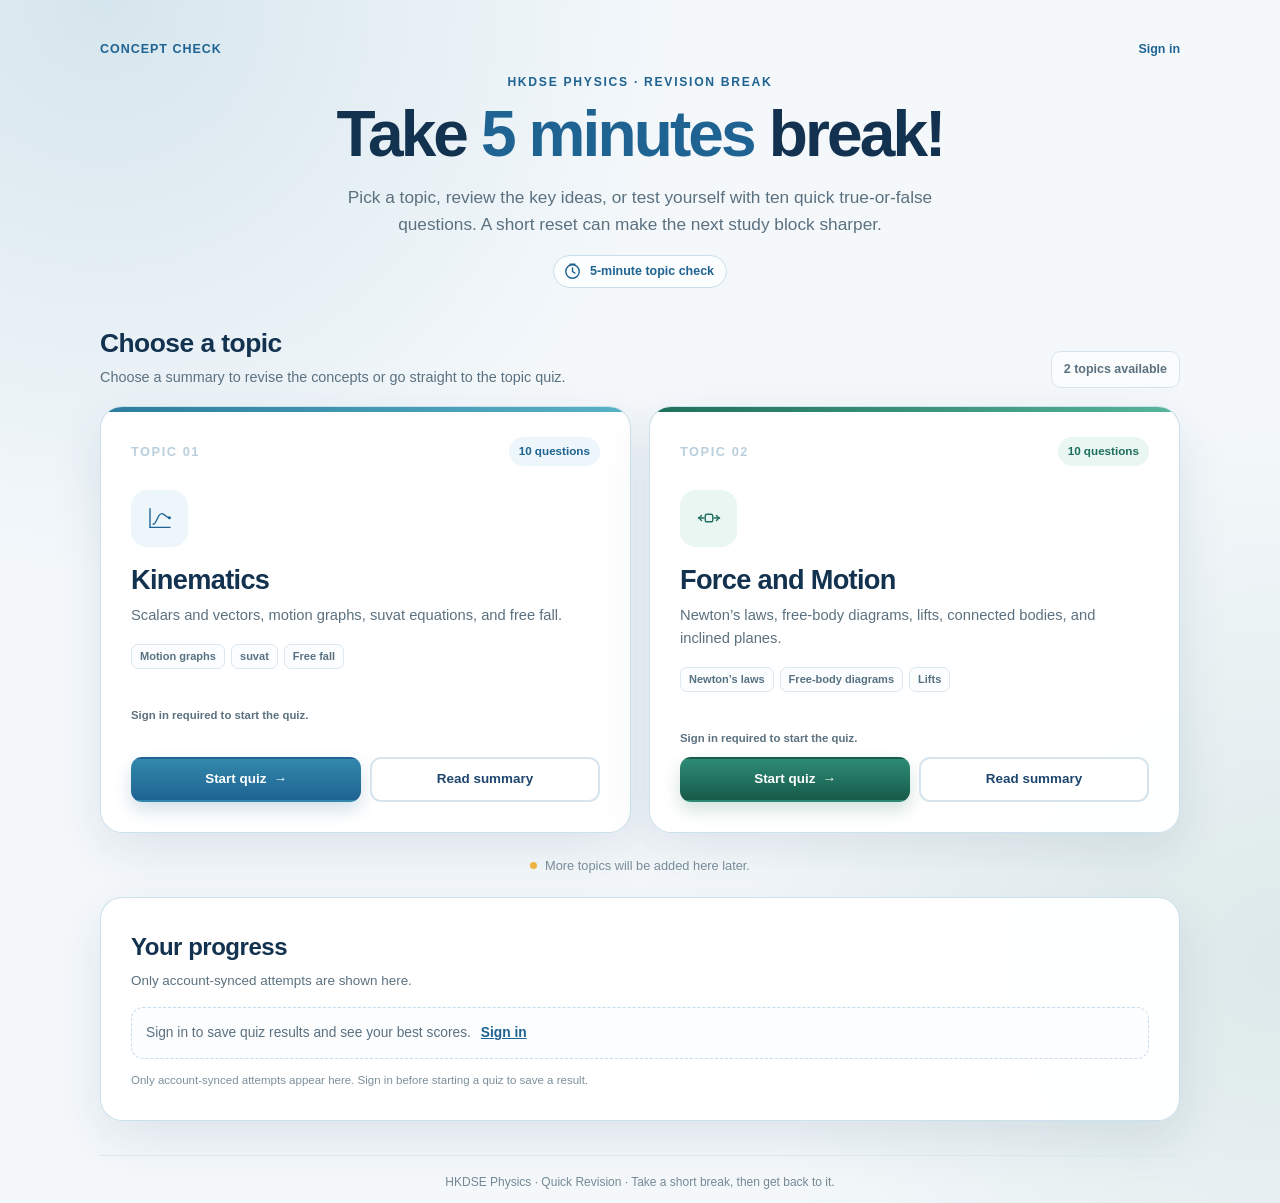
<file: index.html>
<!DOCTYPE html>
<html lang="en">
<head>
    <meta charset="UTF-8">
    <meta name="viewport" content="width=device-width, initial-scale=1.0">
    <meta http-equiv="refresh" content="0; url=concept-check/">
    <link rel="canonical" href="https://shela1444.github.io/dse-physics/concept-check/">
    <title>Redirecting to Concept Check</title>
    <style>
        body {
            display: grid;
            min-height: 100vh;
            margin: 0;
            place-items: center;
            background: #f4f8fb;
            color: #12324f;
            font-family: "Segoe UI", Roboto, Helvetica, Arial, sans-serif;
            text-align: center;
        }

        a {
            color: #1f6392;
            font-weight: 700;
            text-underline-offset: 3px;
        }
    </style>
</head>
<body>
    <p>Taking you to <a href="concept-check/">Concept Check</a>&hellip;</p>
</body>
</html>
</file>
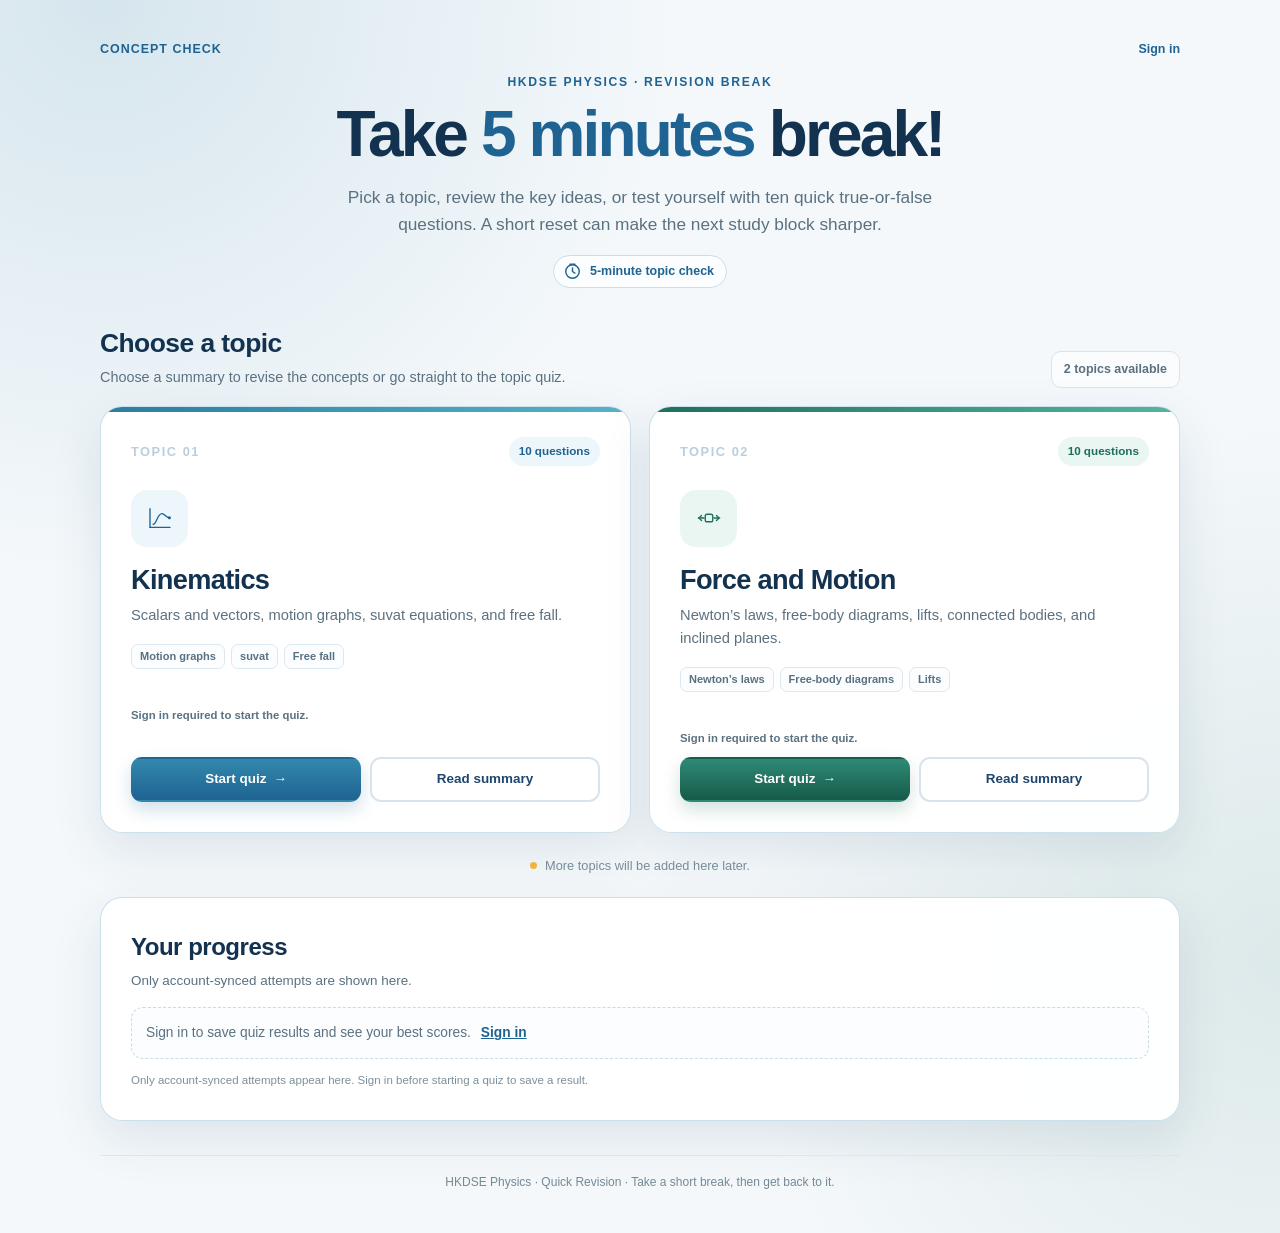
<file: concept-check/index.html>
<!DOCTYPE html>
<html lang="en">
<head>
    <meta charset="UTF-8">
    <meta name="viewport" content="width=device-width, initial-scale=1.0">
    <title>Take 5 minutes break!</title>
    <style>
        :root {
            --navy: #12324f;
            --navy-2: #1e466e;
            --blue: #2c7da0;
            --blue-dark: #1f6392;
            --blue-soft: #edf6fb;
            --teal: #1e6f5c;
            --teal-dark: #175a4a;
            --teal-soft: #e9f6f2;
            --gold: #f4b942;
            --bg: #f4f8fb;
            --surface: #ffffff;
            --ink: #1e2a3a;
            --muted: #5b7180;
            --border: #d7e4ee;
            --shadow: 0 18px 50px rgba(21, 63, 92, 0.10);
            --radius: 24px;
        }

        * {
            box-sizing: border-box;
        }

        html {
            scroll-behavior: smooth;
        }

        body {
            margin: 0;
            min-height: 100vh;
            background:
                radial-gradient(circle at 8% 0%, rgba(44, 125, 160, 0.15), transparent 34%),
                radial-gradient(circle at 100% 78%, rgba(30, 111, 92, 0.11), transparent 34%),
                var(--bg);
            color: var(--ink);
            font-family: "Segoe UI", Roboto, Helvetica, Arial, sans-serif;
            line-height: 1.55;
        }

        a {
            color: inherit;
        }

        .shell {
            width: min(1080px, calc(100% - 32px));
            margin: 0 auto;
            padding: 34px 0 42px;
        }

        .hero {
            position: relative;
            max-width: 780px;
            margin: 8px auto 38px;
            text-align: center;
        }

        .eyebrow {
            margin: 0 0 10px;
            color: var(--blue-dark);
            font-size: 0.76rem;
            font-weight: 800;
            letter-spacing: 0.14em;
            text-transform: uppercase;
        }

        .hero h1 {
            margin: 0;
            color: var(--navy);
            font-size: clamp(2.2rem, 5.6vw, 4rem);
            letter-spacing: -0.045em;
            line-height: 1.02;
            text-wrap: balance;
        }

        .hero h1 span {
            color: var(--blue-dark);
        }

        .hero-copy {
            max-width: 650px;
            margin: 17px auto 0;
            color: var(--muted);
            font-size: clamp(0.98rem, 2vw, 1.08rem);
            text-wrap: pretty;
        }

        .break-chip {
            display: inline-flex;
            align-items: center;
            gap: 8px;
            margin-top: 17px;
            padding: 6px 12px 6px 9px;
            border: 1px solid #c7dfea;
            border-radius: 999px;
            background: rgba(255, 255, 255, 0.78);
            color: var(--blue-dark);
            font-size: 0.78rem;
            font-weight: 700;
        }

        .break-chip svg {
            width: 19px;
            height: 19px;
        }

        .set-section {
            margin-top: 0;
        }

        .set-header {
            display: flex;
            align-items: flex-end;
            justify-content: space-between;
            gap: 24px;
            margin-bottom: 18px;
        }

        .set-heading {
            min-width: 0;
        }

        .set-header h2 {
            margin: 0;
            color: var(--navy);
            font-size: clamp(1.25rem, 2.5vw, 1.65rem);
            letter-spacing: -0.02em;
            line-height: 1.25;
        }

        .set-header p {
            max-width: 540px;
            margin: 6px 0 0;
            color: var(--muted);
            font-size: 0.9rem;
        }

        .set-count {
            flex: 0 0 auto;
            padding: 8px 12px;
            border: 1px solid var(--border);
            border-radius: 10px;
            background: rgba(255, 255, 255, 0.68);
            color: var(--muted);
            font-size: 0.78rem;
            font-weight: 700;
            white-space: nowrap;
        }

        .topic-grid {
            display: grid;
            grid-template-columns: repeat(2, minmax(0, 1fr));
            gap: 18px;
        }

        .topic-card {
            position: relative;
            display: flex;
            flex-direction: column;
            min-height: 350px;
            overflow: hidden;
            padding: clamp(22px, 3.2vw, 30px);
            border: 1px solid rgba(199, 223, 234, 0.92);
            border-radius: var(--radius);
            background: rgba(255, 255, 255, 0.96);
            box-shadow: var(--shadow);
            transition: transform 180ms ease, box-shadow 180ms ease, border-color 180ms ease;
        }

        .topic-card::before {
            position: absolute;
            top: 0;
            right: 0;
            left: 0;
            height: 5px;
            background: linear-gradient(90deg, var(--blue), #58b2c6);
            content: "";
        }

        .topic-card.force::before {
            background: linear-gradient(90deg, var(--teal), #55b59c);
        }

        .topic-card:hover {
            transform: translateY(-3px);
            border-color: #aacbdb;
            box-shadow: 0 23px 56px rgba(21, 63, 92, 0.14);
        }

        .card-top {
            display: flex;
            align-items: center;
            justify-content: space-between;
            gap: 12px;
        }

        .card-index {
            color: #b9cfdd;
            font-size: 0.8rem;
            font-weight: 850;
            letter-spacing: 0.12em;
        }

        .question-pill {
            display: inline-flex;
            align-items: center;
            min-height: 29px;
            padding: 4px 10px;
            border-radius: 999px;
            background: var(--blue-soft);
            color: var(--blue-dark);
            font-size: 0.73rem;
            font-weight: 800;
        }

        .topic-card.force .question-pill {
            background: var(--teal-soft);
            color: var(--teal);
        }

        .topic-icon {
            display: grid;
            place-items: center;
            width: 57px;
            height: 57px;
            margin: 24px 0 17px;
            border-radius: 16px;
            background: var(--blue-soft);
            color: var(--blue-dark);
        }

        .topic-card.force .topic-icon {
            background: var(--teal-soft);
            color: var(--teal);
        }

        .topic-icon svg {
            width: 30px;
            height: 30px;
        }

        .topic-card h3 {
            margin: 0;
            color: var(--navy);
            font-size: clamp(1.35rem, 2.5vw, 1.7rem);
            letter-spacing: -0.025em;
            line-height: 1.15;
        }

        .topic-description {
            margin: 9px 0 0;
            color: var(--muted);
            font-size: 0.92rem;
        }

        .topic-tags {
            display: flex;
            flex-wrap: wrap;
            gap: 6px;
            margin: 17px 0 22px;
            padding: 0;
            list-style: none;
        }

        .topic-tags li {
            padding: 3px 8px;
            border: 1px solid #dbe8f0;
            border-radius: 7px;
            background: #fbfdff;
            color: #587181;
            font-size: 0.69rem;
            font-weight: 700;
        }

        .card-actions {
            display: grid;
            grid-template-columns: 1fr 1fr;
            gap: 9px;
            margin-top: auto;
        }

        .btn {
            display: inline-flex;
            align-items: center;
            justify-content: center;
            gap: 7px;
            min-height: 45px;
            padding: 9px 13px;
            border: 2px solid transparent;
            border-radius: 11px;
            font-size: 0.84rem;
            font-weight: 800;
            text-align: center;
            text-decoration: none;
            transition: transform 150ms ease, box-shadow 150ms ease, border-color 150ms ease, background 150ms ease;
        }

        .btn:hover {
            transform: translateY(-1px);
        }

        .btn:focus-visible {
            outline: 3px solid rgba(44, 125, 160, 0.42);
            outline-offset: 3px;
        }

        .btn-primary {
            background: linear-gradient(180deg, #3388ac, var(--blue-dark));
            color: #ffffff;
            box-shadow: 0 8px 17px rgba(31, 99, 146, 0.20);
        }

        .btn-primary:hover {
            box-shadow: 0 10px 21px rgba(31, 99, 146, 0.27);
        }

        .topic-card.force .btn-primary {
            background: linear-gradient(180deg, #2d8b75, var(--teal-dark));
            box-shadow: 0 8px 17px rgba(30, 111, 92, 0.20);
        }

        .btn-secondary {
            border-color: var(--border);
            background: #ffffff;
            color: var(--navy-2);
        }

        .btn-secondary:hover {
            border-color: #aacbdb;
            background: #f8fcfe;
        }

        .future-note {
            display: flex;
            align-items: center;
            justify-content: center;
            gap: 8px;
            margin: 23px 0 0;
            color: #7b8f9b;
            font-size: 0.8rem;
            text-align: center;
        }

        .future-note::before {
            width: 7px;
            height: 7px;
            border-radius: 50%;
            background: var(--gold);
            content: "";
        }

        .site-footer {
            margin-top: 34px;
            padding-top: 17px;
            border-top: 1px solid #dbe7ee;
            color: #748995;
            font-size: 0.75rem;
            text-align: center;
        }

        @media (max-width: 720px) {
            .shell {
                width: min(100% - 22px, 1080px);
                padding-top: 24px;
            }

            .hero {
                margin-bottom: 30px;
            }

            .set-header {
                display: block;
            }

            .set-count {
                display: inline-block;
                margin-top: 12px;
            }

            .topic-grid {
                grid-template-columns: 1fr;
            }

            .topic-card {
                min-height: 0;
            }
        }

        @media (max-width: 430px) {
            .card-actions {
                grid-template-columns: 1fr;
            }

            .btn {
                min-height: 47px;
            }
        }

        @media (prefers-reduced-motion: reduce) {
            html {
                scroll-behavior: auto;
            }

            *,
            *::before,
            *::after {
                transition-duration: 0.001ms !important;
            }
        }
    </style>
    <link rel="stylesheet" href="auth.css">
</head>
<body>
    <div class="shell">
        <div class="home-topbar">
            <span class="home-brand">Concept Check</span>
            <div class="account-slot" data-account-bar></div>
        </div>

        <header class="hero">
            <p class="eyebrow">HKDSE Physics &middot; Revision Break</p>
            <h1>Take <span>5 minutes</span> break!</h1>
            <p class="hero-copy">
                Pick a topic, review the key ideas, or test yourself with ten quick true-or-false
                questions. A short reset can make the next study block sharper.
            </p>
            <div class="break-chip">
                <svg viewBox="0 0 24 24" fill="none" stroke="currentColor" stroke-width="1.8" stroke-linecap="round" stroke-linejoin="round" aria-hidden="true">
                    <circle cx="12" cy="12" r="8.5"></circle>
                    <path d="M12 7.5V12l3 2"></path>
                    <path d="M9 2.8h6"></path>
                </svg>
                <span>5-minute topic check</span>
            </div>
        </header>

        <main>
            <section class="set-section" aria-labelledby="set-title">
                <div class="set-header">
                    <div class="set-heading">
                        <h2 id="set-title">Choose a topic</h2>
                        <p>Choose a summary to revise the concepts or go straight to the topic quiz.</p>
                    </div>
                    <span class="set-count">2 topics available</span>
                </div>

                <div class="topic-grid">
                    <article class="topic-card kinematics" aria-labelledby="kinematics-title">
                        <div class="card-top">
                            <span class="card-index">TOPIC 01</span>
                            <span class="question-pill">10 questions</span>
                        </div>

                        <div class="topic-icon" aria-hidden="true">
                            <svg viewBox="0 0 48 48" fill="none" stroke="currentColor" stroke-width="2.2" stroke-linecap="round" stroke-linejoin="round">
                                <path d="M8 39V9"></path>
                                <path d="M8 39h32"></path>
                                <path d="M13 34c5.5 0 7-17 14-17 4.8 0 6.2 6.6 12 6.6"></path>
                                <circle cx="39" cy="23.6" r="2.5" fill="currentColor" stroke="none"></circle>
                            </svg>
                        </div>

                        <h3 id="kinematics-title">Kinematics</h3>
                        <p class="topic-description">
                            Scalars and vectors, motion graphs, suvat equations, and free fall.
                        </p>
                        <ul class="topic-tags" aria-label="Kinematics topics">
                            <li>Motion graphs</li>
                            <li>suvat</li>
                            <li>Free fall</li>
                        </ul>
                        <p class="signin-note">Sign in required to start the quiz.</p>

                        <div class="card-actions">
                            <a class="btn btn-primary" href="RS_HKDSE_M_Mechanics_TF_Quiz.html?topic=kinematics">
                                Start quiz <span aria-hidden="true">&rarr;</span>
                            </a>
                            <a class="btn btn-secondary" href="RS_HKDSE_M_Kinematics.html">
                                Read summary
                            </a>
                        </div>
                    </article>

                    <article class="topic-card force" aria-labelledby="force-title">
                        <div class="card-top">
                            <span class="card-index">TOPIC 02</span>
                            <span class="question-pill">10 questions</span>
                        </div>

                        <div class="topic-icon" aria-hidden="true">
                            <svg viewBox="0 0 48 48" fill="none" stroke="currentColor" stroke-width="2.2" stroke-linecap="round" stroke-linejoin="round">
                                <rect x="18" y="18" width="12" height="12" rx="3"></rect>
                                <path d="M7 24h9"></path>
                                <path d="m12 20-4 4 4 4"></path>
                                <path d="M41 24h-9"></path>
                                <path d="m36 20 4 4-4 4"></path>
                            </svg>
                        </div>

                        <h3 id="force-title">Force and Motion</h3>
                        <p class="topic-description">
                            Newton&rsquo;s laws, free-body diagrams, lifts, connected bodies, and inclined planes.
                        </p>
                        <ul class="topic-tags" aria-label="Force and Motion topics">
                            <li>Newton&rsquo;s laws</li>
                            <li>Free-body diagrams</li>
                            <li>Lifts</li>
                        </ul>
                        <p class="signin-note">Sign in required to start the quiz.</p>

                        <div class="card-actions">
                            <a class="btn btn-primary" href="RS_HKDSE_M_Mechanics_TF_Quiz.html?topic=force">
                                Start quiz <span aria-hidden="true">&rarr;</span>
                            </a>
                            <a class="btn btn-secondary" href="RS_HKDSE_M_Force%20and%20Motion.html">
                                Read summary
                            </a>
                        </div>
                    </article>
                </div>

                <p class="future-note">More topics will be added here later.</p>
            </section>

            <section class="progress-panel" id="progress-panel" aria-labelledby="progress-title">
                <div class="progress-heading">
                    <div>
                        <h2 id="progress-title">Your progress</h2>
                        <p id="progress-subtitle">Only account-synced attempts are shown here.</p>
                    </div>
                </div>
                <div id="progress-content">
                    <p class="progress-loading">Checking your account progress&hellip;</p>
                </div>
                <p class="progress-note">Only account-synced attempts appear here. Sign in before starting a quiz to save a result.</p>
            </section>
        </main>

        <footer class="site-footer">
            HKDSE Physics &middot; Quick Revision &middot; Take a short break, then get back to it.
        </footer>
    </div>

    <script src="vendor/supabase-js.min.js"></script>
    <script src="supabase-config.js"></script>
    <script src="auth-client.js"></script>
    <script src="progress.js"></script>
</body>
</html>
</file>
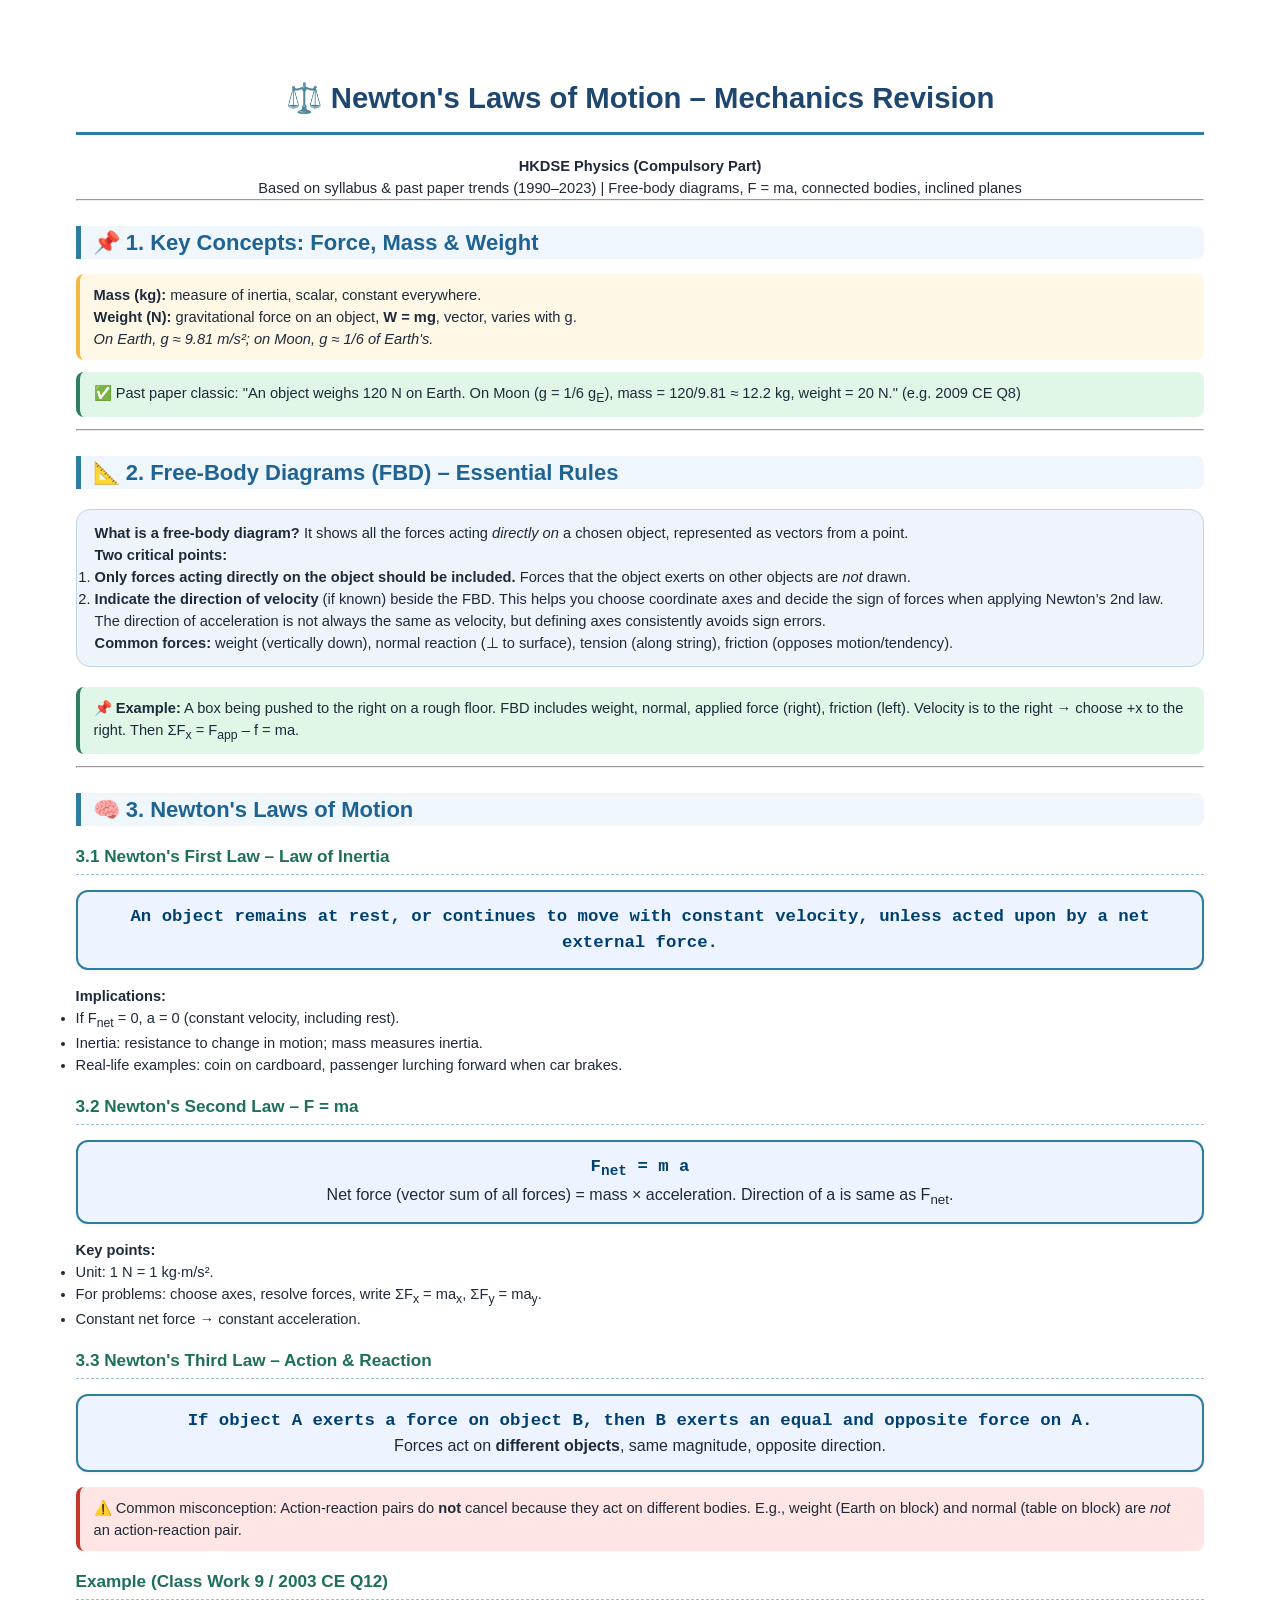
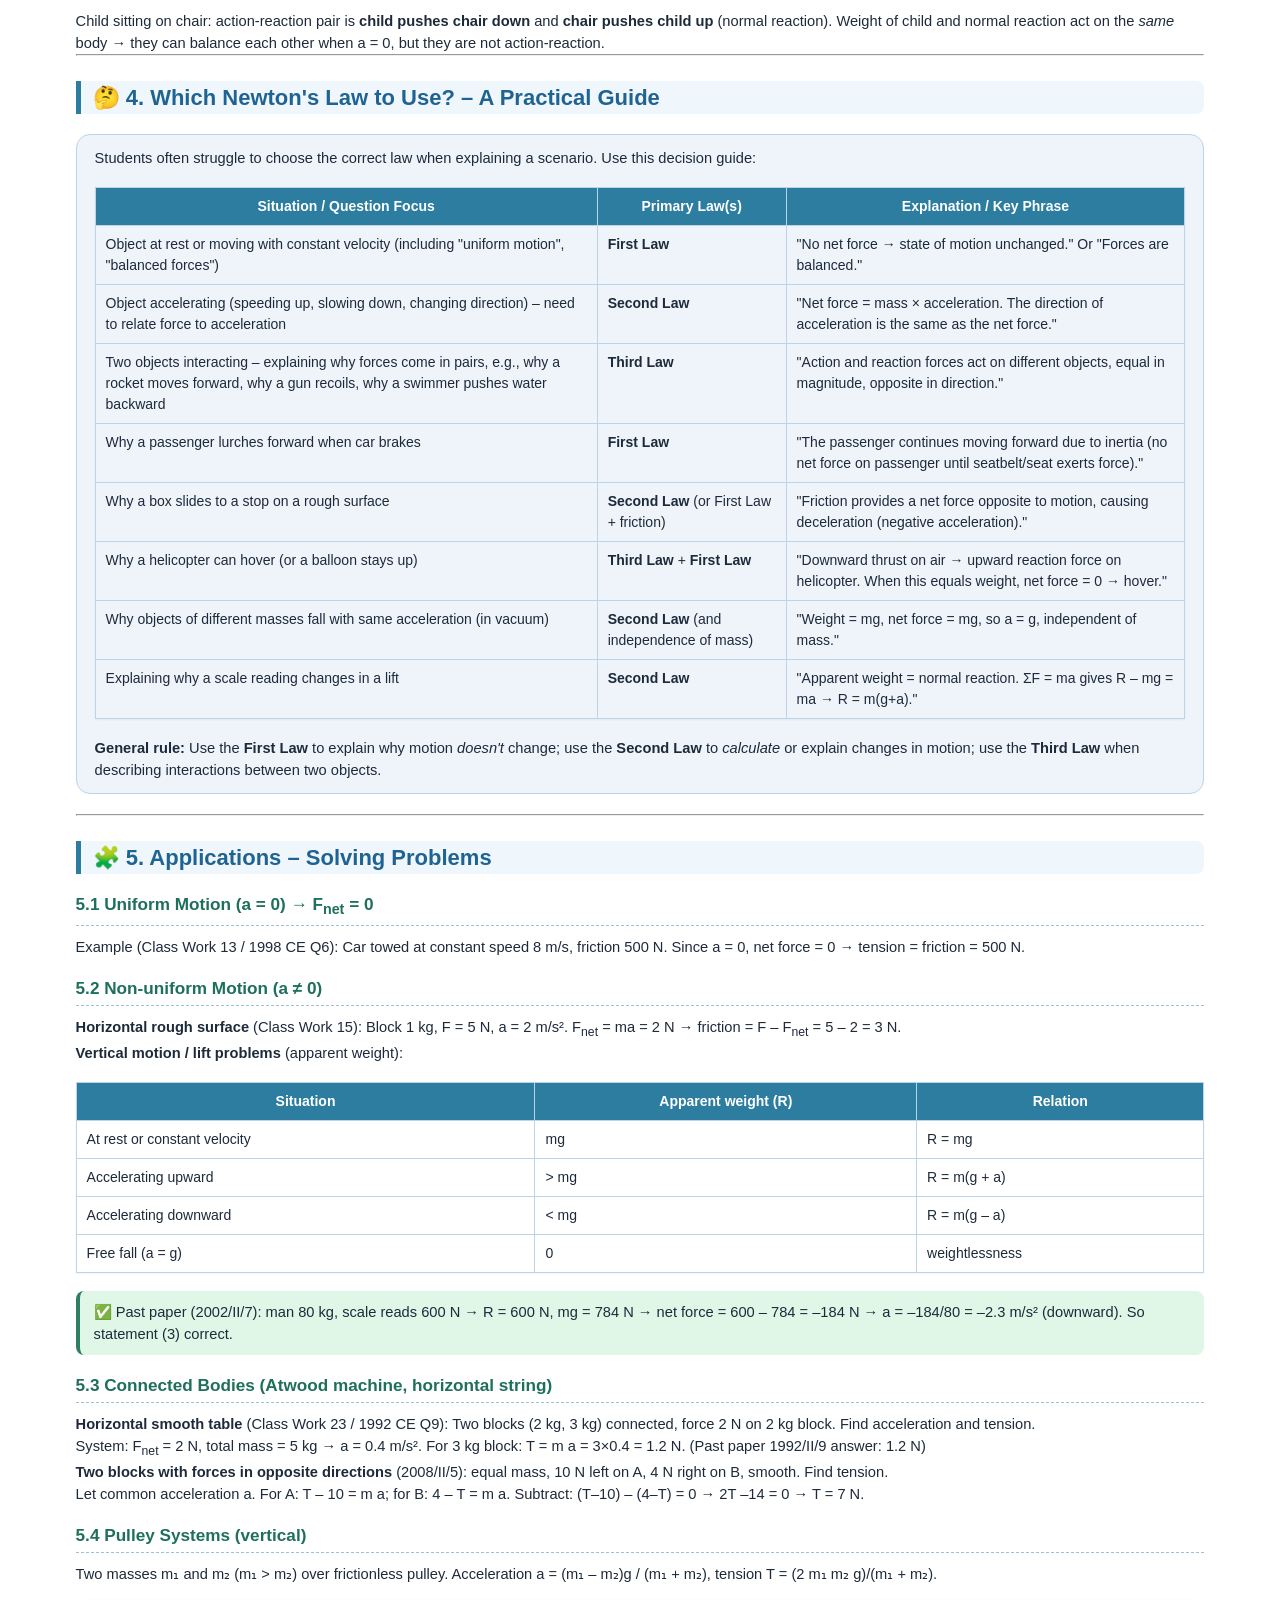
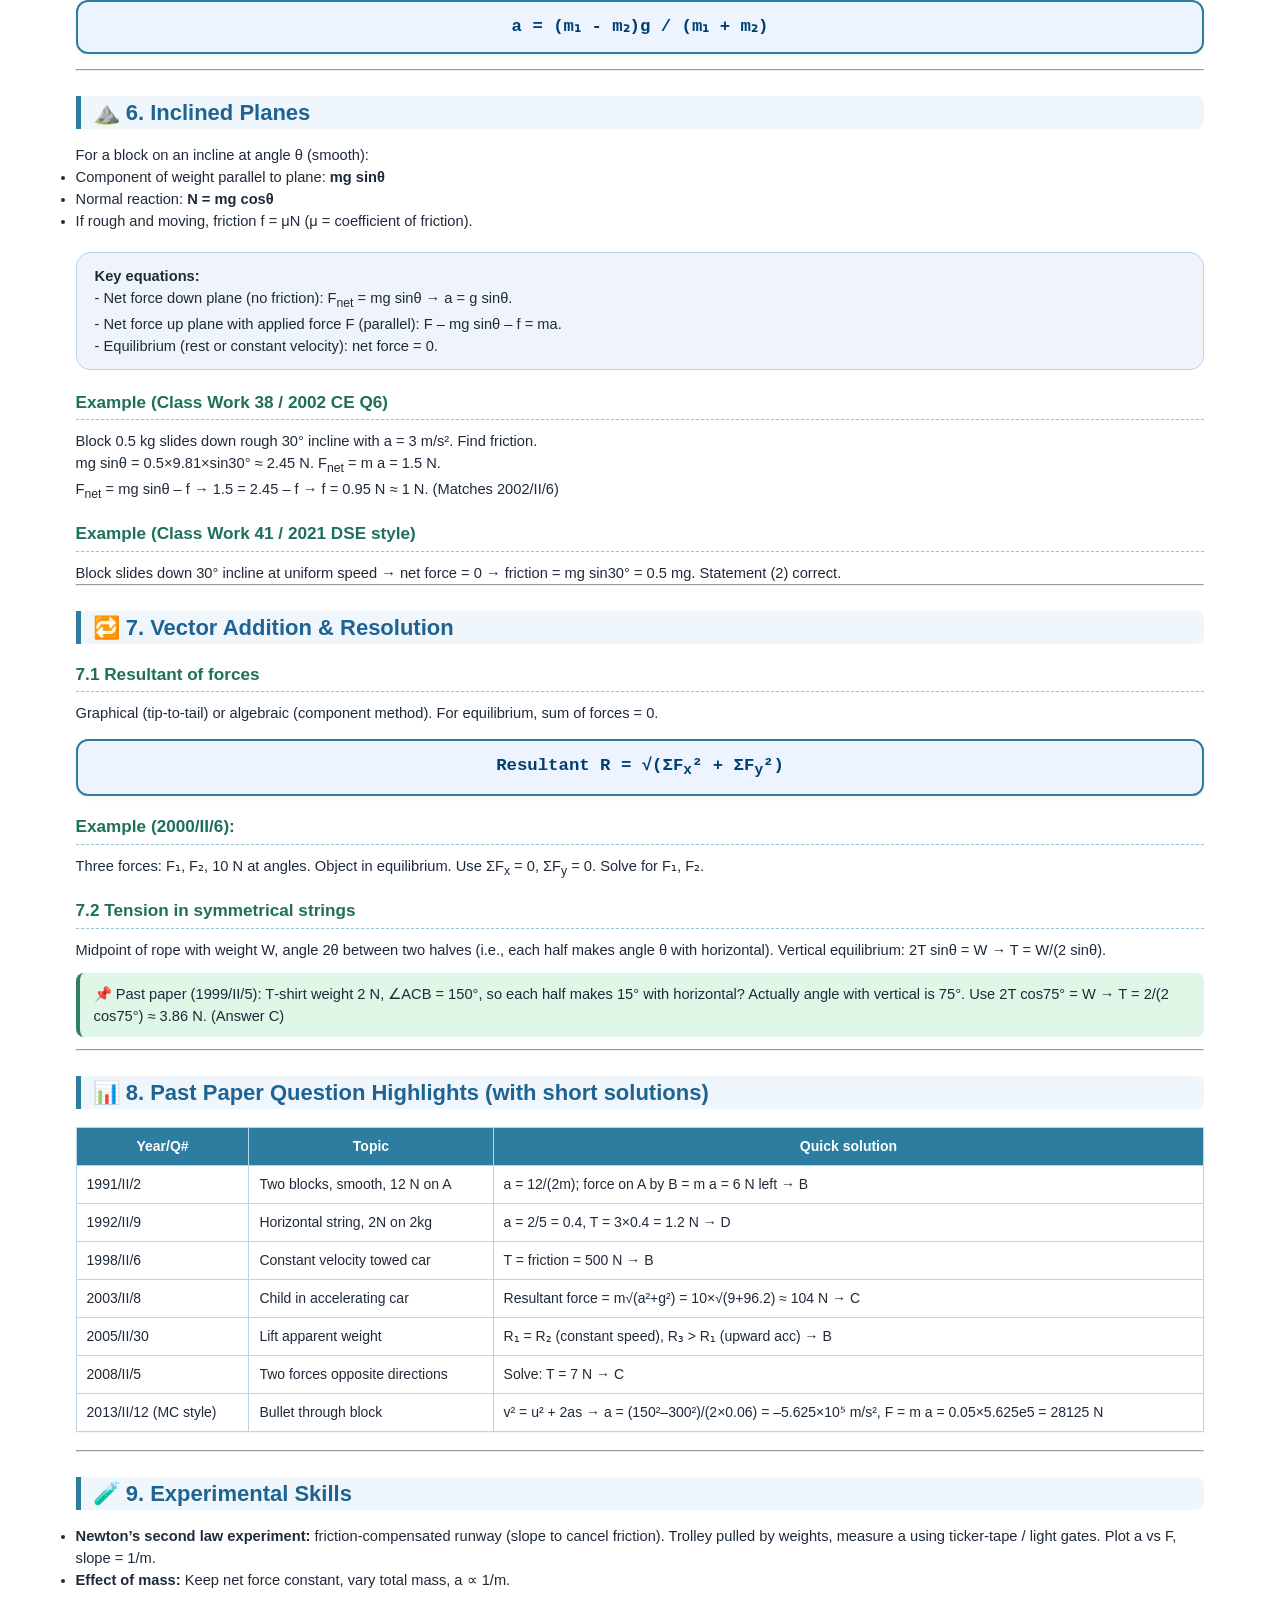
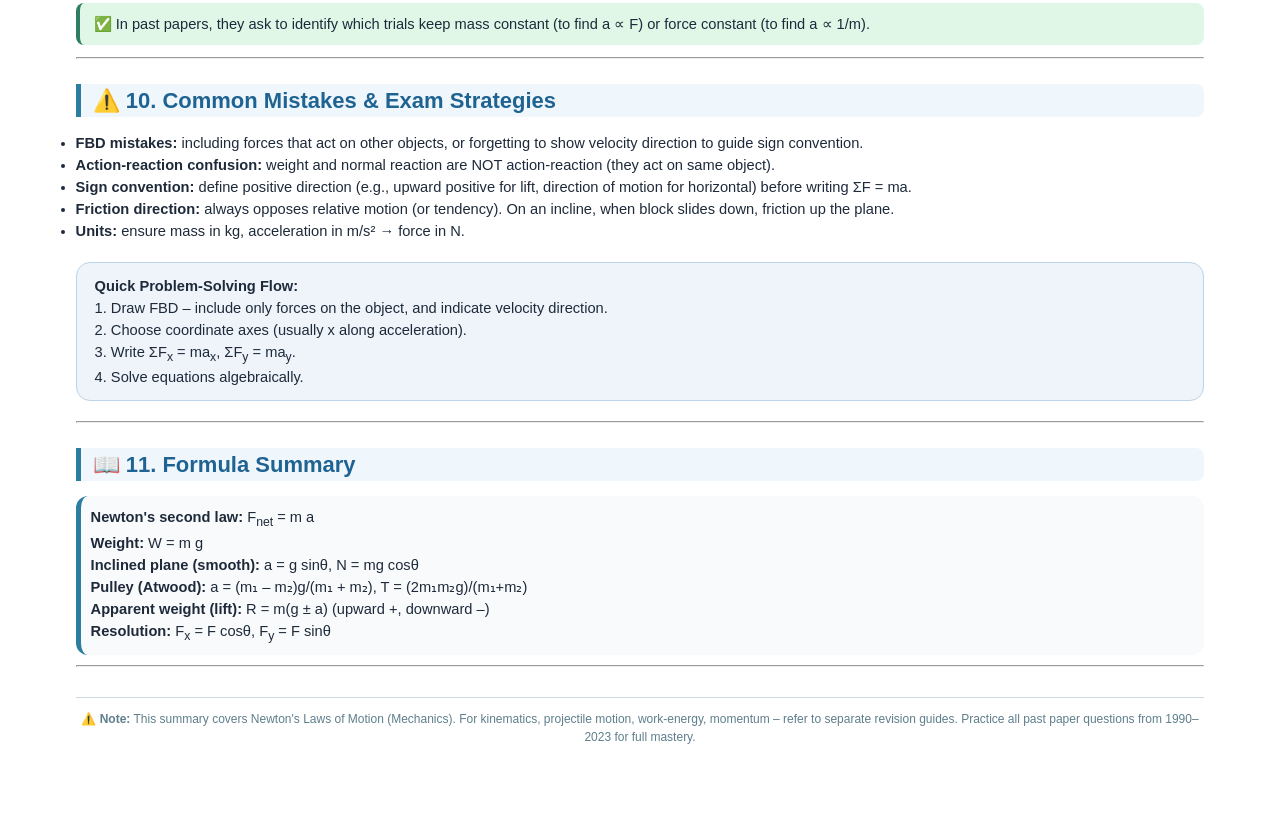
<file: RS_HKDSE_M_Force and Motion.html>
<!DOCTYPE html>
<html lang="en">
<head>
    <meta charset="UTF-8">
    <meta name="viewport" content="width=device-width, initial-scale=1.0">
    <title>HKDSE Physics - Newton's Laws of Motion Revision</title>
    <style>
        * {
            margin: 0;
            padding: 0;
            box-sizing: border-box;
        }
        body {
            font-family: 'Segoe UI', Roboto, Arial, sans-serif;
            font-size: 11pt;
            line-height: 1.5;
            margin: 2cm;
            color: #1e2a3a;
            background-color: #fff;
        }
        h1 {
            text-align: center;
            color: #1e466e;
            border-bottom: 3px solid #2c7da0;
            padding-bottom: 12px;
            margin-bottom: 20px;
        }
        h2 {
            color: #1f6392;
            border-left: 5px solid #2c7da0;
            padding-left: 12px;
            margin: 25px 0 15px 0;
            background: #f0f7fc;
            border-radius: 0 8px 8px 0;
        }
        h3 {
            color: #1e6f5c;
            margin: 18px 0 10px 0;
            border-bottom: 1px dashed #9bc2d4;
            padding-bottom: 4px;
        }
        .equation-box {
            background-color: #eef4ff;
            border: 2px solid #2c7da0;
            border-radius: 12px;
            padding: 12px 18px;
            margin: 15px 0;
            text-align: center;
            font-size: 12pt;
            box-shadow: 0 2px 5px rgba(0,0,0,0.05);
        }
        .equation {
            font-family: 'Courier New', 'Times New Roman', monospace;
            font-weight: 600;
            font-size: 13pt;
            color: #004070;
        }
        .key-point {
            background-color: #fff8e7;
            border-left: 4px solid #f4b942;
            padding: 10px 14px;
            margin: 12px 0;
            border-radius: 8px;
        }
        .exam-tip {
            background-color: #e0f7e8;
            border-left: 4px solid #2e7d64;
            padding: 10px 14px;
            margin: 12px 0;
            border-radius: 8px;
        }
        .warning {
            background-color: #ffe6e5;
            border-left: 4px solid #c7362b;
            padding: 10px 14px;
            margin: 12px 0;
            border-radius: 8px;
        }
        table {
            width: 100%;
            border-collapse: collapse;
            margin: 18px 0;
            font-size: 10.5pt;
            box-shadow: 0 1px 2px rgba(0,0,0,0.05);
        }
        th, td {
            border: 1px solid #bdd3e6;
            padding: 8px 10px;
            vertical-align: top;
        }
        th {
            background-color: #2c7da0;
            color: white;
            font-weight: 600;
        }
        .page-break {
            page-break-before: always;
        }
        .color-section {
            background-color: #eef4fa;
            border-radius: 14px;
            padding: 12px 18px;
            margin: 20px 0;
            border: 1px solid #bbd4e9;
        }
        .formula-card {
            background: #f9fafc;
            border-radius: 12px;
            padding: 10px;
            margin: 10px 0;
            border-left: 5px solid #2c7da0;
        }
        @media print {
            body { margin: 1.2cm; }
            .page-break { page-break-before: always; }
        }
        footer {
            text-align: center;
            font-size: 9pt;
            color: #5e7e8c;
            margin-top: 30px;
            border-top: 1px solid #cbdbe2;
            padding-top: 12px;
        }
        .badge {
            background-color: #1f6392;
            color: white;
            border-radius: 20px;
            padding: 2px 10px;
            font-size: 9pt;
            display: inline-block;
            margin-right: 8px;
        }
    </style>
</head>
<body>

<h1>⚖️ Newton's Laws of Motion – Mechanics Revision</h1>
<p style="text-align: center;"><strong>HKDSE Physics (Compulsory Part)</strong><br>
Based on syllabus & past paper trends (1990–2023) | Free-body diagrams, F = ma, connected bodies, inclined planes</p>
<hr>

<h2>📌 1. Key Concepts: Force, Mass & Weight</h2>
<div class="key-point">
    <strong>Mass (kg):</strong> measure of inertia, scalar, constant everywhere.<br>
    <strong>Weight (N):</strong> gravitational force on an object, <strong>W = mg</strong>, vector, varies with g.<br>
    <em>On Earth, g ≈ 9.81 m/s²; on Moon, g ≈ 1/6 of Earth's.</em>
</div>
<div class="exam-tip">
    ✅ Past paper classic: "An object weighs 120 N on Earth. On Moon (g = 1/6 g<sub>E</sub>), mass = 120/9.81 ≈ 12.2 kg, weight = 20 N." (e.g. 2009 CE Q8)
</div>

<hr>

<h2>📐 2. Free‑Body Diagrams (FBD) – Essential Rules</h2>
<div class="color-section">
    <p><strong>What is a free‑body diagram?</strong> It shows all the forces acting <em>directly on</em> a chosen object, represented as vectors from a point.</p>
    <p><strong>Two critical points:</strong></p>
    <ol>
        <li><strong>Only forces acting directly on the object should be included.</strong> Forces that the object exerts on other objects are <em>not</em> drawn.</li>
        <li><strong>Indicate the direction of velocity</strong> (if known) beside the FBD. This helps you choose coordinate axes and decide the sign of forces when applying Newton’s 2nd law. The direction of acceleration is not always the same as velocity, but defining axes consistently avoids sign errors.</li>
    </ol>
    <p><strong>Common forces:</strong> weight (vertically down), normal reaction (⊥ to surface), tension (along string), friction (opposes motion/tendency).</p>
</div>
<div class="exam-tip">
    📌 <strong>Example:</strong> A box being pushed to the right on a rough floor. FBD includes weight, normal, applied force (right), friction (left). Velocity is to the right → choose +x to the right. Then ΣF<sub>x</sub> = F<sub>app</sub> – f = ma.
</div>

<hr>

<h2>🧠 3. Newton's Laws of Motion</h2>

<h3>3.1 Newton's First Law – Law of Inertia</h3>
<div class="equation-box">
    <p class="equation">An object remains at rest, or continues to move with constant velocity, unless acted upon by a net external force.</p>
</div>
<p><strong>Implications:</strong></p>
<ul>
    <li>If F<sub>net</sub> = 0, a = 0 (constant velocity, including rest).</li>
    <li>Inertia: resistance to change in motion; mass measures inertia.</li>
    <li>Real‑life examples: coin on cardboard, passenger lurching forward when car brakes.</li>
</ul>

<h3>3.2 Newton's Second Law – F = ma</h3>
<div class="equation-box">
    <p class="equation">F<sub>net</sub> = m a</p>
    <p>Net force (vector sum of all forces) = mass × acceleration. Direction of a is same as F<sub>net</sub>.</p>
</div>
<p><strong>Key points:</strong></p>
<ul>
    <li>Unit: 1 N = 1 kg·m/s².</li>
    <li>For problems: choose axes, resolve forces, write ΣF<sub>x</sub> = ma<sub>x</sub>, ΣF<sub>y</sub> = ma<sub>y</sub>.</li>
    <li>Constant net force → constant acceleration.</li>
</ul>

<h3>3.3 Newton's Third Law – Action & Reaction</h3>
<div class="equation-box">
    <p class="equation">If object A exerts a force on object B, then B exerts an equal and opposite force on A.</p>
    <p>Forces act on <strong>different objects</strong>, same magnitude, opposite direction.</p>
</div>
<div class="warning">
    ⚠️ Common misconception: Action‑reaction pairs do <strong>not</strong> cancel because they act on different bodies. E.g., weight (Earth on block) and normal (table on block) are <em>not</em> an action‑reaction pair.
</div>

<h3>Example (Class Work 9 / 2003 CE Q12)</h3>
<p>Child sitting on chair: action‑reaction pair is <strong>child pushes chair down</strong> and <strong>chair pushes child up</strong> (normal reaction). Weight of child and normal reaction act on the <em>same</em> body → they can balance each other when a = 0, but they are not action‑reaction.</p>

<hr>

<h2>🤔 4. Which Newton's Law to Use? – A Practical Guide</h2>
<div class="color-section">
    <p>Students often struggle to choose the correct law when explaining a scenario. Use this decision guide:</p>
    <table>
        <thead>
            <tr><th>Situation / Question Focus</th><th>Primary Law(s)</th><th>Explanation / Key Phrase</th></tr>
        </thead>
        <tbody>
            <tr><td>Object at rest or moving with constant velocity (including "uniform motion", "balanced forces")</td><td><strong>First Law</strong></td><td>"No net force → state of motion unchanged." Or "Forces are balanced."</td></tr>
            <tr><td>Object accelerating (speeding up, slowing down, changing direction) – need to relate force to acceleration</td><td><strong>Second Law</strong></td><td>"Net force = mass × acceleration. The direction of acceleration is the same as the net force."</td></tr>
            <tr><td>Two objects interacting – explaining why forces come in pairs, e.g., why a rocket moves forward, why a gun recoils, why a swimmer pushes water backward</td><td><strong>Third Law</strong></td><td>"Action and reaction forces act on different objects, equal in magnitude, opposite in direction."</td></tr>
            <tr><td>Why a passenger lurches forward when car brakes</td><td><strong>First Law</strong></td><td>"The passenger continues moving forward due to inertia (no net force on passenger until seatbelt/seat exerts force)."</td></tr>
            <tr><td>Why a box slides to a stop on a rough surface</td><td><strong>Second Law</strong> (or First Law + friction)</td><td>"Friction provides a net force opposite to motion, causing deceleration (negative acceleration)."</td></tr>
            <tr><td>Why a helicopter can hover (or a balloon stays up)</td><td><strong>Third Law</strong> + <strong>First Law</strong></td><td>"Downward thrust on air → upward reaction force on helicopter. When this equals weight, net force = 0 → hover."</td></tr>
            <tr><td>Why objects of different masses fall with same acceleration (in vacuum)</td><td><strong>Second Law</strong> (and independence of mass)</td><td>"Weight = mg, net force = mg, so a = g, independent of mass."</td></tr>
            <tr><td>Explaining why a scale reading changes in a lift</td><td><strong>Second Law</strong></td><td>"Apparent weight = normal reaction. ΣF = ma gives R – mg = ma → R = m(g+a)."</td></tr>
        </tbody>
    </table>
    <p><strong>General rule:</strong> Use the <strong>First Law</strong> to explain why motion <em>doesn't</em> change; use the <strong>Second Law</strong> to <em>calculate</em> or explain changes in motion; use the <strong>Third Law</strong> when describing interactions between two objects.</p>
</div>

<hr>

<h2>🧩 5. Applications – Solving Problems</h2>

<h3>5.1 Uniform Motion (a = 0) → F<sub>net</sub> = 0</h3>
<p>Example (Class Work 13 / 1998 CE Q6): Car towed at constant speed 8 m/s, friction 500 N. Since a = 0, net force = 0 → tension = friction = 500 N.</p>

<h3>5.2 Non‑uniform Motion (a ≠ 0)</h3>
<p><strong>Horizontal rough surface</strong> (Class Work 15): Block 1 kg, F = 5 N, a = 2 m/s². F<sub>net</sub> = ma = 2 N → friction = F – F<sub>net</sub> = 5 – 2 = 3 N.</p>
<p><strong>Vertical motion / lift problems</strong> (apparent weight):</p>
<table>
    <thead><tr><th>Situation</th><th>Apparent weight (R)</th><th>Relation</th></tr></thead>
    <tbody>
        <tr><td>At rest or constant velocity</td><td>mg</td><td>R = mg</td></tr>
        <tr><td>Accelerating upward</td><td>&gt; mg</td><td>R = m(g + a)</td></tr>
        <tr><td>Accelerating downward</td><td>&lt; mg</td><td>R = m(g – a)</td></tr>
        <tr><td>Free fall (a = g)</td><td>0</td><td>weightlessness</td></tr>
    </tbody>
</table>
<div class="exam-tip">
    ✅ Past paper (2002/II/7): man 80 kg, scale reads 600 N → R = 600 N, mg = 784 N → net force = 600 – 784 = –184 N → a = –184/80 = –2.3 m/s² (downward). So statement (3) correct.
</div>

<h3>5.3 Connected Bodies (Atwood machine, horizontal string)</h3>
<p><strong>Horizontal smooth table</strong> (Class Work 23 / 1992 CE Q9): Two blocks (2 kg, 3 kg) connected, force 2 N on 2 kg block. Find acceleration and tension.<br>
System: F<sub>net</sub> = 2 N, total mass = 5 kg → a = 0.4 m/s². For 3 kg block: T = m a = 3×0.4 = 1.2 N. (Past paper 1992/II/9 answer: 1.2 N)</p>

<p><strong>Two blocks with forces in opposite directions</strong> (2008/II/5): equal mass, 10 N left on A, 4 N right on B, smooth. Find tension.<br>
Let common acceleration a. For A: T – 10 = m a; for B: 4 – T = m a. Subtract: (T–10) – (4–T) = 0 → 2T –14 = 0 → T = 7 N.</p>

<h3>5.4 Pulley Systems (vertical)</h3>
<p>Two masses m₁ and m₂ (m₁ > m₂) over frictionless pulley. Acceleration a = (m₁ – m₂)g / (m₁ + m₂), tension T = (2 m₁ m₂ g)/(m₁ + m₂).</p>
<div class="equation-box">
    <p class="equation">a = (m₁ - m₂)g / (m₁ + m₂)</p>
</div>

<hr>

<h2>⛰️ 6. Inclined Planes</h2>
<p>For a block on an incline at angle θ (smooth):</p>
<ul>
    <li>Component of weight parallel to plane: <strong>mg sinθ</strong></li>
    <li>Normal reaction: <strong>N = mg cosθ</strong></li>
    <li>If rough and moving, friction f = μN (μ = coefficient of friction).</li>
</ul>
<div class="color-section">
    <strong>Key equations:</strong><br>
    - Net force down plane (no friction): F<sub>net</sub> = mg sinθ → a = g sinθ.<br>
    - Net force up plane with applied force F (parallel): F – mg sinθ – f = ma.<br>
    - Equilibrium (rest or constant velocity): net force = 0.
</div>

<h3>Example (Class Work 38 / 2002 CE Q6)</h3>
<p>Block 0.5 kg slides down rough 30° incline with a = 3 m/s². Find friction.<br>
mg sinθ = 0.5×9.81×sin30° ≈ 2.45 N. F<sub>net</sub> = m a = 1.5 N.<br>
F<sub>net</sub> = mg sinθ – f → 1.5 = 2.45 – f → f = 0.95 N ≈ 1 N. (Matches 2002/II/6)</p>

<h3>Example (Class Work 41 / 2021 DSE style)</h3>
<p>Block slides down 30° incline at uniform speed → net force = 0 → friction = mg sin30° = 0.5 mg. Statement (2) correct.</p>

<hr>

<h2>🔁 7. Vector Addition & Resolution</h2>
<h3>7.1 Resultant of forces</h3>
<p>Graphical (tip-to-tail) or algebraic (component method). For equilibrium, sum of forces = 0.</p>
<div class="equation-box">
    <p class="equation">Resultant R = √(ΣF<sub>x</sub>² + ΣF<sub>y</sub>²)</p>
</div>

<h3>Example (2000/II/6):</h3>
<p>Three forces: F₁, F₂, 10 N at angles. Object in equilibrium. Use ΣF<sub>x</sub> = 0, ΣF<sub>y</sub> = 0. Solve for F₁, F₂.</p>

<h3>7.2 Tension in symmetrical strings</h3>
<p>Midpoint of rope with weight W, angle 2θ between two halves (i.e., each half makes angle θ with horizontal). Vertical equilibrium: 2T sinθ = W → T = W/(2 sinθ).</p>
<div class="exam-tip">
    📌 Past paper (1999/II/5): T‑shirt weight 2 N, ∠ACB = 150°, so each half makes 15° with horizontal? Actually angle with vertical is 75°. Use 2T cos75° = W → T = 2/(2 cos75°) ≈ 3.86 N. (Answer C)
</div>

<hr>

<h2>📊 8. Past Paper Question Highlights (with short solutions)</h2>
<table>
    <thead><tr><th>Year/Q#</th><th>Topic</th><th>Quick solution</th></tr></thead>
    <tbody>
        <tr><td>1991/II/2</td><td>Two blocks, smooth, 12 N on A</td><td>a = 12/(2m); force on A by B = m a = 6 N left → B</td></tr>
        <tr><td>1992/II/9</td><td>Horizontal string, 2N on 2kg</td><td>a = 2/5 = 0.4, T = 3×0.4 = 1.2 N → D</td></tr>
        <tr><td>1998/II/6</td><td>Constant velocity towed car</td><td>T = friction = 500 N → B</td></tr>
        <tr><td>2003/II/8</td><td>Child in accelerating car</td><td>Resultant force = m√(a²+g²) = 10×√(9+96.2) ≈ 104 N → C</td></tr>
        <tr><td>2005/II/30</td><td>Lift apparent weight</td><td>R₁ = R₂ (constant speed), R₃ > R₁ (upward acc) → B</td></tr>
        <tr><td>2008/II/5</td><td>Two forces opposite directions</td><td>Solve: T = 7 N → C</td></tr>
        <tr><td>2013/II/12 (MC style)</td><td>Bullet through block</td><td>v² = u² + 2as → a = (150²–300²)/(2×0.06) = –5.625×10⁵ m/s², F = m a = 0.05×5.625e5 = 28125 N</td></tr>
    </tbody>
</table>

<hr>

<h2>🧪 9. Experimental Skills</h2>
<ul>
    <li><strong>Newton’s second law experiment:</strong> friction‑compensated runway (slope to cancel friction). Trolley pulled by weights, measure a using ticker‑tape / light gates. Plot a vs F, slope = 1/m.</li>
    <li><strong>Effect of mass:</strong> Keep net force constant, vary total mass, a ∝ 1/m.</li>
</ul>
<div class="exam-tip">
    ✅ In past papers, they ask to identify which trials keep mass constant (to find a ∝ F) or force constant (to find a ∝ 1/m).
</div>

<hr>

<h2>⚠️ 10. Common Mistakes & Exam Strategies</h2>
<ul>
    <li><strong>FBD mistakes:</strong> including forces that act on other objects, or forgetting to show velocity direction to guide sign convention.</li>
    <li><strong>Action‑reaction confusion:</strong> weight and normal reaction are NOT action‑reaction (they act on same object).</li>
    <li><strong>Sign convention:</strong> define positive direction (e.g., upward positive for lift, direction of motion for horizontal) before writing ΣF = ma.</li>
    <li><strong>Friction direction:</strong> always opposes relative motion (or tendency). On an incline, when block slides down, friction up the plane.</li>
    <li><strong>Units:</strong> ensure mass in kg, acceleration in m/s² → force in N.</li>
</ul>

<div class="color-section">
    <strong>Quick Problem‑Solving Flow:</strong><br>
    1. Draw FBD – include only forces on the object, and indicate velocity direction.<br>
    2. Choose coordinate axes (usually x along acceleration).<br>
    3. Write ΣF<sub>x</sub> = ma<sub>x</sub>, ΣF<sub>y</sub> = ma<sub>y</sub>.<br>
    4. Solve equations algebraically.
</div>

<hr>

<h2>📖 11. Formula Summary</h2>
<div class="formula-card">
    <strong>Newton's second law:</strong> F<sub>net</sub> = m a<br>
    <strong>Weight:</strong> W = m g<br>
    <strong>Inclined plane (smooth):</strong> a = g sinθ, N = mg cosθ<br>
    <strong>Pulley (Atwood):</strong> a = (m₁ – m₂)g/(m₁ + m₂), T = (2m₁m₂g)/(m₁+m₂)<br>
    <strong>Apparent weight (lift):</strong> R = m(g ± a) (upward +, downward –)<br>
    <strong>Resolution:</strong> F<sub>x</sub> = F cosθ, F<sub>y</sub> = F sinθ
</div>

<hr>

<footer>
    <strong>⚠️ Note:</strong> This summary covers Newton's Laws of Motion (Mechanics). For kinematics, projectile motion, work-energy, momentum – refer to separate revision guides. Practice all past paper questions from 1990–2023 for full mastery.
</footer>

</body>
</html>
</file>
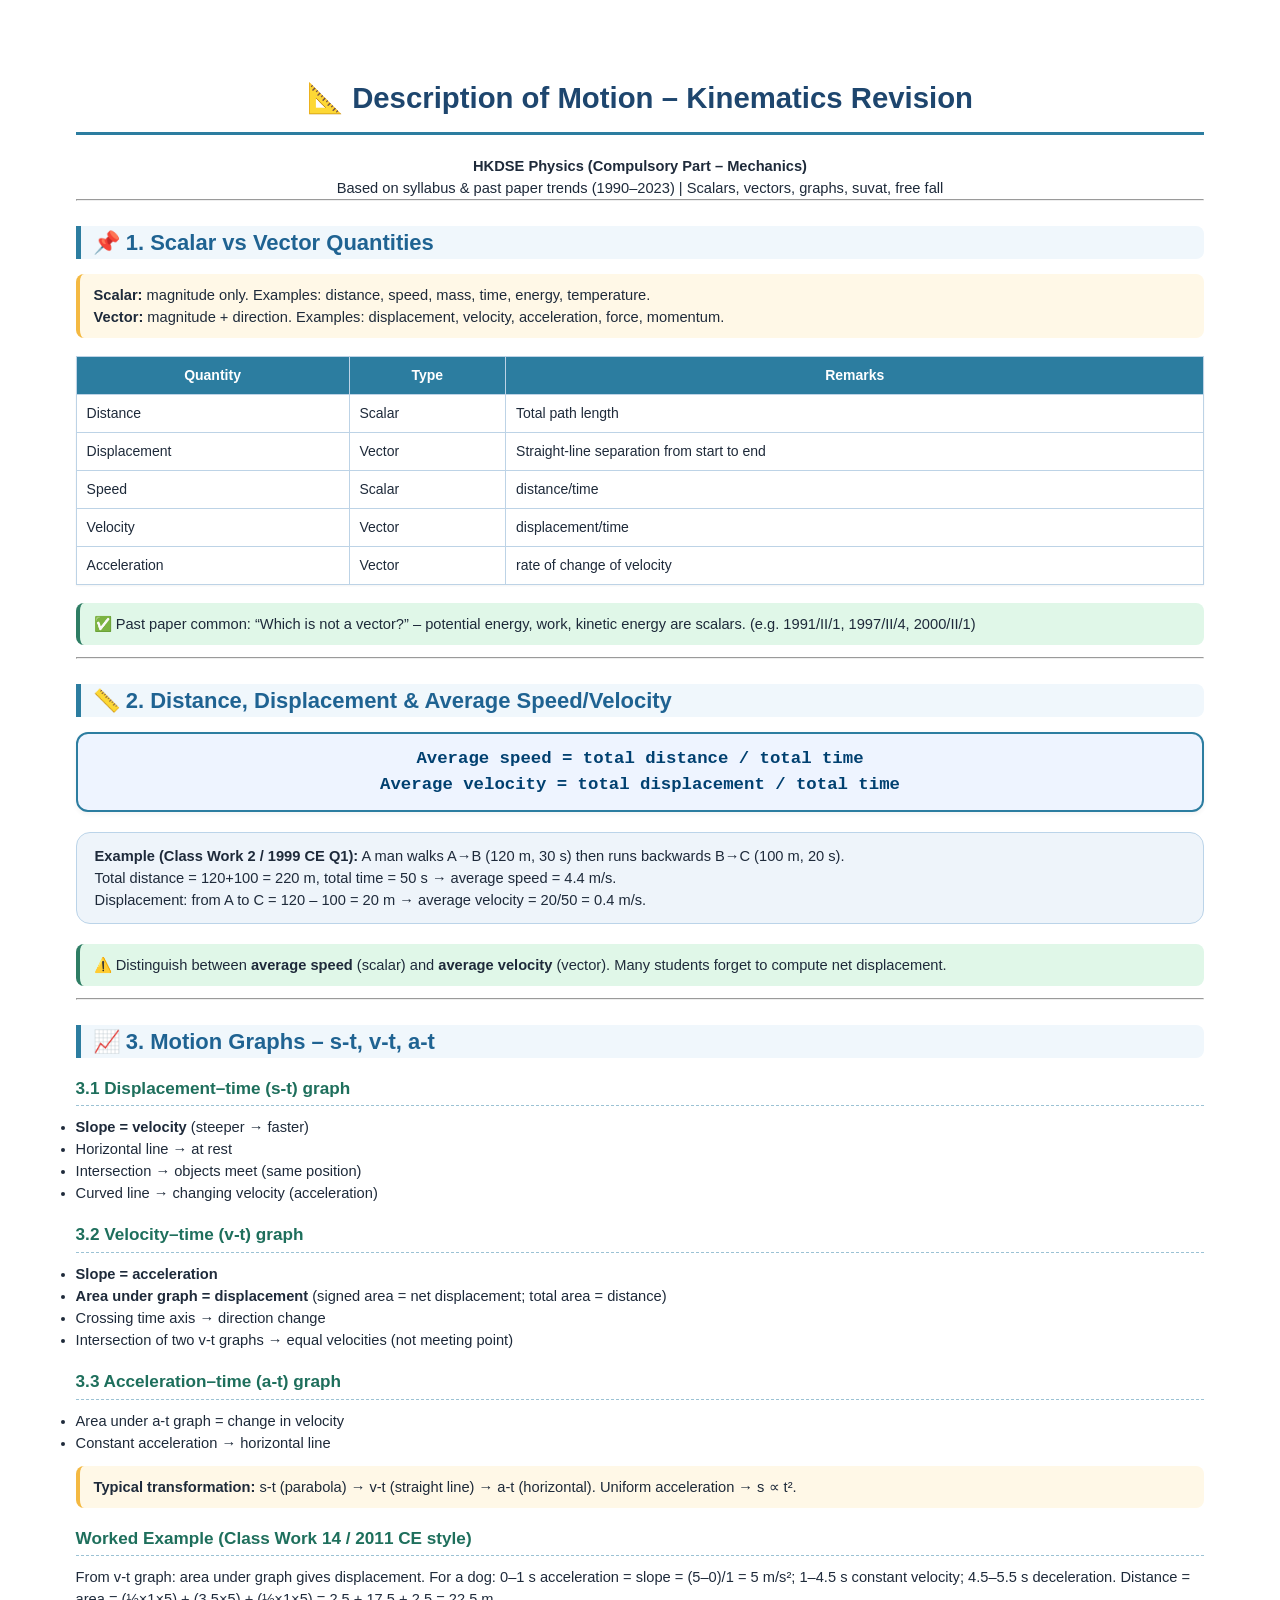
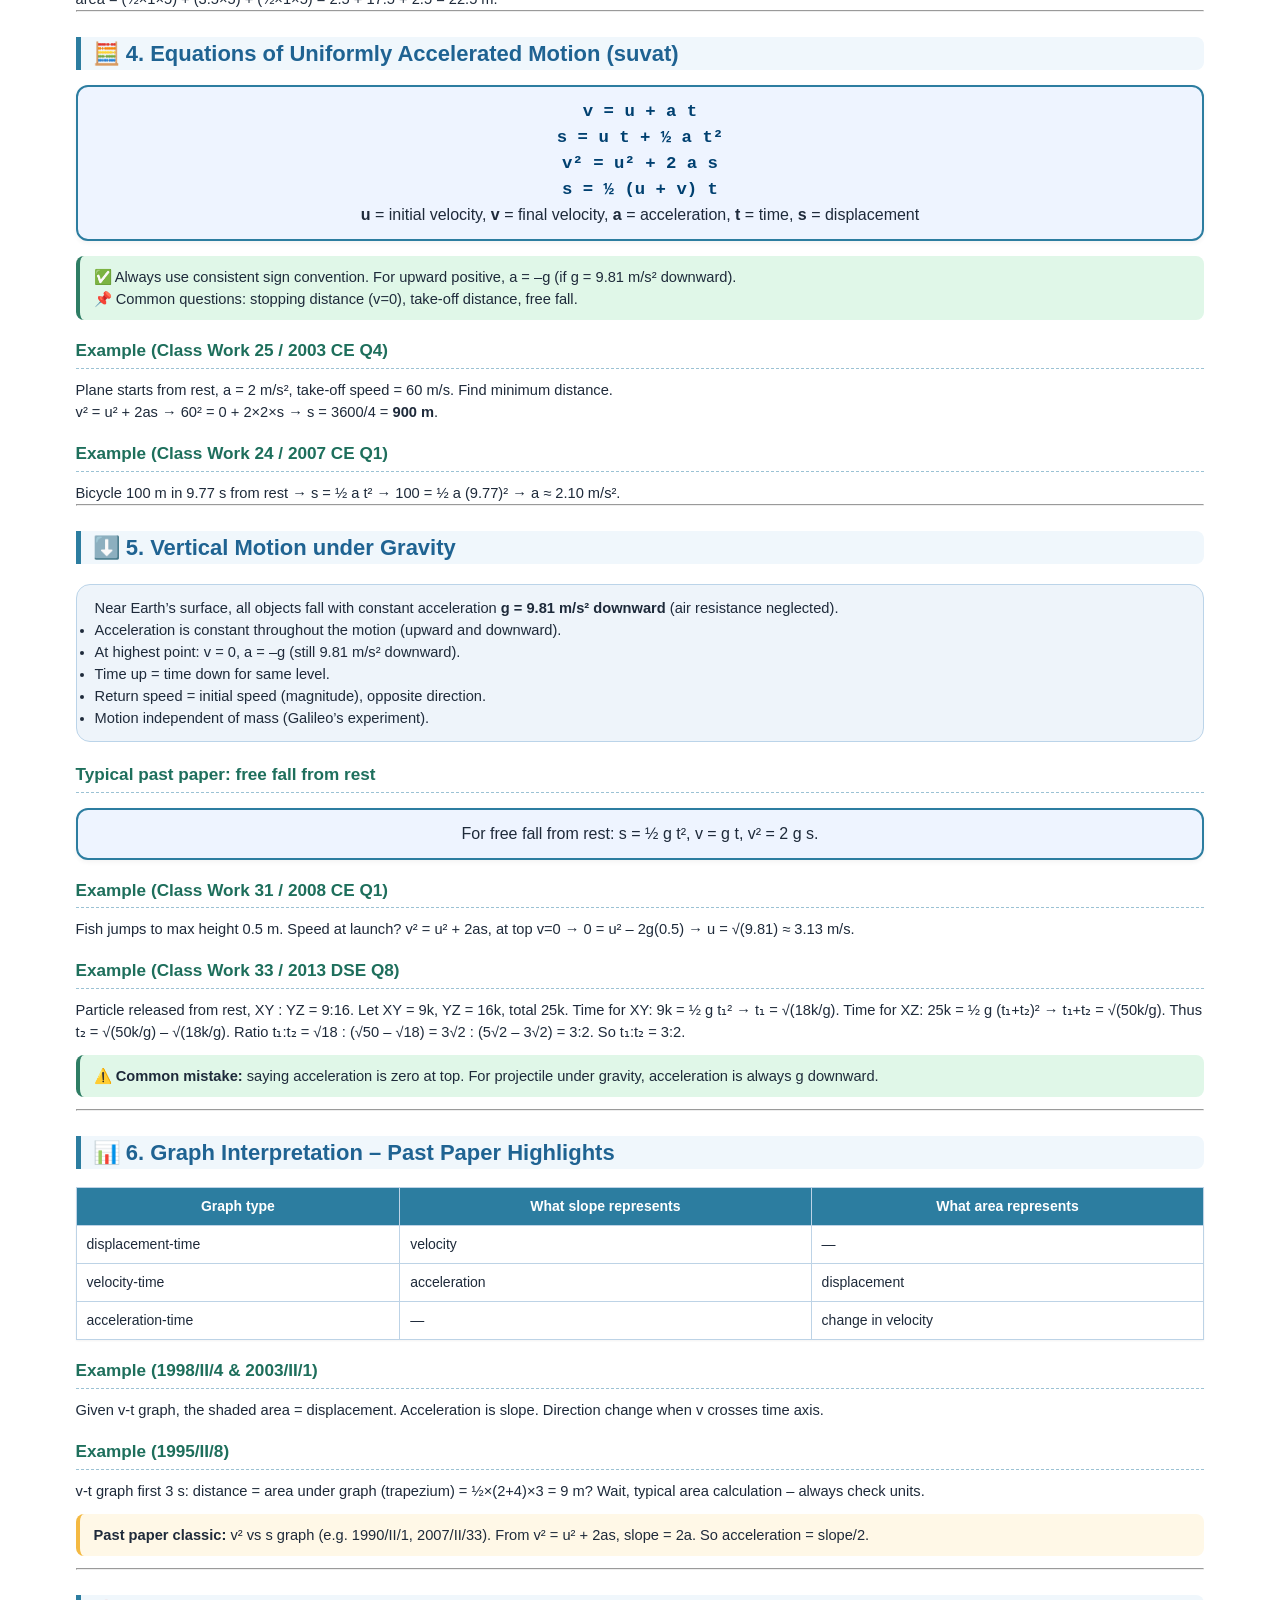
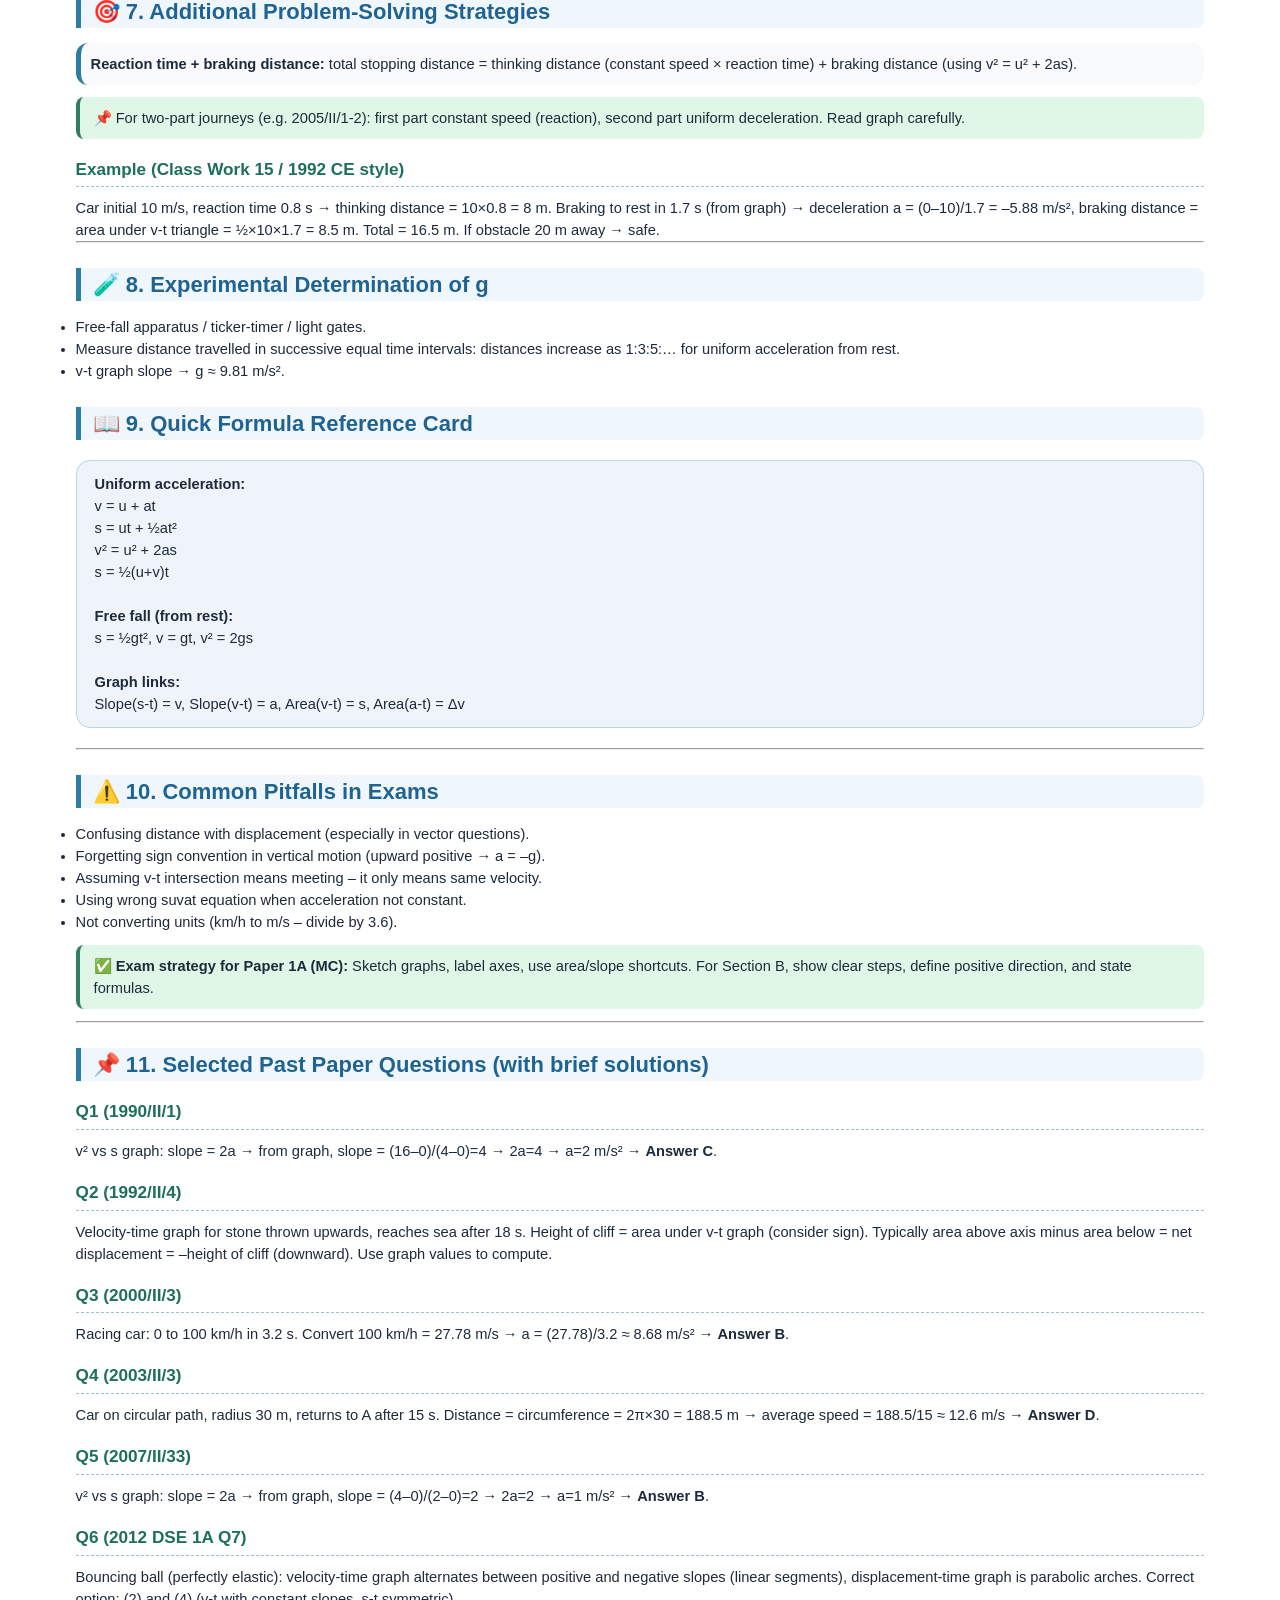
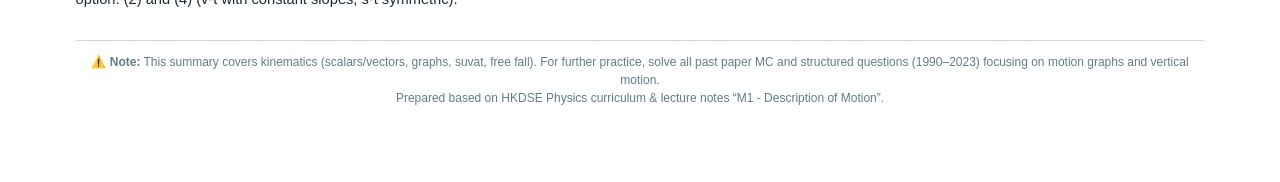
<file: RS_HKDSE_M_Kinematics.html>
<!DOCTYPE html>
<html lang="en">
<head>
    <meta charset="UTF-8">
    <meta name="viewport" content="width=device-width, initial-scale=1.0">
    <title>HKDSE Physics - Description of Motion (Kinematics) Summary</title>
    <style>
        * {
            margin: 0;
            padding: 0;
            box-sizing: border-box;
        }
        body {
            font-family: 'Segoe UI', Roboto, Arial, sans-serif;
            font-size: 11pt;
            line-height: 1.5;
            margin: 2cm;
            color: #1e2a3a;
            background-color: #fff;
        }
        h1 {
            text-align: center;
            color: #1e466e;
            border-bottom: 3px solid #2c7da0;
            padding-bottom: 12px;
            margin-bottom: 20px;
        }
        h2 {
            color: #1f6392;
            border-left: 5px solid #2c7da0;
            padding-left: 12px;
            margin: 25px 0 15px 0;
            background: #f0f7fc;
            border-radius: 0 8px 8px 0;
        }
        h3 {
            color: #1e6f5c;
            margin: 18px 0 10px 0;
            border-bottom: 1px dashed #9bc2d4;
            padding-bottom: 4px;
        }
        .equation-box {
            background-color: #eef4ff;
            border: 2px solid #2c7da0;
            border-radius: 12px;
            padding: 12px 18px;
            margin: 15px 0;
            text-align: center;
            font-size: 12pt;
            box-shadow: 0 2px 5px rgba(0,0,0,0.05);
        }
        .equation {
            font-family: 'Courier New', 'Times New Roman', monospace;
            font-weight: 600;
            font-size: 13pt;
            color: #004070;
        }
        .key-point {
            background-color: #fff8e7;
            border-left: 4px solid #f4b942;
            padding: 10px 14px;
            margin: 12px 0;
            border-radius: 8px;
        }
        .exam-tip {
            background-color: #e0f7e8;
            border-left: 4px solid #2e7d64;
            padding: 10px 14px;
            margin: 12px 0;
            border-radius: 8px;
        }
        .warning {
            background-color: #ffe6e5;
            border-left: 4px solid #c7362b;
            padding: 10px 14px;
            margin: 12px 0;
            border-radius: 8px;
        }
        table {
            width: 100%;
            border-collapse: collapse;
            margin: 18px 0;
            font-size: 10.5pt;
            box-shadow: 0 1px 2px rgba(0,0,0,0.05);
        }
        th, td {
            border: 1px solid #bdd3e6;
            padding: 8px 10px;
            vertical-align: top;
        }
        th {
            background-color: #2c7da0;
            color: white;
            font-weight: 600;
        }
        .page-break {
            page-break-before: always;
        }
        .color-section {
            background-color: #eef4fa;
            border-radius: 14px;
            padding: 12px 18px;
            margin: 20px 0;
            border: 1px solid #bbd4e9;
        }
        .formula-card {
            background: #f9fafc;
            border-radius: 12px;
            padding: 10px;
            margin: 10px 0;
            border-left: 5px solid #2c7da0;
        }
        @media print {
            body { margin: 1.2cm; }
            .page-break { page-break-before: always; }
        }
        footer {
            text-align: center;
            font-size: 9pt;
            color: #5e7e8c;
            margin-top: 30px;
            border-top: 1px solid #cbdbe2;
            padding-top: 12px;
        }
        .badge {
            background-color: #1f6392;
            color: white;
            border-radius: 20px;
            padding: 2px 10px;
            font-size: 9pt;
            display: inline-block;
            margin-right: 8px;
        }
        .graph-note {
            font-family: monospace;
            background: #f8f9fa;
            padding: 8px;
            border-radius: 8px;
        }
    </style>
</head>
<body>

<h1>📐 Description of Motion – Kinematics Revision</h1>
<p style="text-align: center;"><strong>HKDSE Physics (Compulsory Part – Mechanics)</strong><br>
Based on syllabus & past paper trends (1990–2023) | Scalars, vectors, graphs, suvat, free fall</p>
<hr>

<h2>📌 1. Scalar vs Vector Quantities</h2>
<div class="key-point">
    <strong>Scalar:</strong> magnitude only. Examples: distance, speed, mass, time, energy, temperature.<br>
    <strong>Vector:</strong> magnitude + direction. Examples: displacement, velocity, acceleration, force, momentum.
</div>
<table>
    <thead><tr><th>Quantity</th><th>Type</th><th>Remarks</th></tr></thead>
    <tbody>
        <tr><td>Distance</td><td>Scalar</td><td>Total path length</td></tr>
        <tr><td>Displacement</td><td>Vector</td><td>Straight‑line separation from start to end</td></tr>
        <tr><td>Speed</td><td>Scalar</td><td>distance/time</td></tr>
        <tr><td>Velocity</td><td>Vector</td><td>displacement/time</td></tr>
        <tr><td>Acceleration</td><td>Vector</td><td>rate of change of velocity</td></tr>
    </tbody>
</table>
<div class="exam-tip">
    ✅ Past paper common: “Which is not a vector?” – potential energy, work, kinetic energy are scalars. (e.g. 1991/II/1, 1997/II/4, 2000/II/1)
</div>

<hr>

<h2>📏 2. Distance, Displacement & Average Speed/Velocity</h2>
<div class="equation-box">
    <p class="equation">Average speed = total distance / total time</p>
    <p class="equation">Average velocity = total displacement / total time</p>
</div>
<div class="color-section">
    <strong>Example (Class Work 2 / 1999 CE Q1):</strong> A man walks A→B (120 m, 30 s) then runs backwards B→C (100 m, 20 s).<br>
    Total distance = 120+100 = 220 m, total time = 50 s → average speed = 4.4 m/s.<br>
    Displacement: from A to C = 120 – 100 = 20 m → average velocity = 20/50 = 0.4 m/s.
</div>
<div class="exam-tip">
    ⚠️ Distinguish between <strong>average speed</strong> (scalar) and <strong>average velocity</strong> (vector). Many students forget to compute net displacement.
</div>

<hr>

<h2>📈 3. Motion Graphs – s‑t, v‑t, a‑t</h2>
<h3>3.1 Displacement–time (s‑t) graph</h3>
<ul>
    <li><strong>Slope = velocity</strong> (steeper → faster)</li>
    <li>Horizontal line → at rest</li>
    <li>Intersection → objects meet (same position)</li>
    <li>Curved line → changing velocity (acceleration)</li>
</ul>

<h3>3.2 Velocity–time (v‑t) graph</h3>
<ul>
    <li><strong>Slope = acceleration</strong></li>
    <li><strong>Area under graph = displacement</strong> (signed area = net displacement; total area = distance)</li>
    <li>Crossing time axis → direction change</li>
    <li>Intersection of two v‑t graphs → equal velocities (not meeting point)</li>
</ul>

<h3>3.3 Acceleration–time (a‑t) graph</h3>
<ul>
    <li>Area under a‑t graph = change in velocity</li>
    <li>Constant acceleration → horizontal line</li>
</ul>

<div class="key-point">
    <strong>Typical transformation:</strong> s‑t (parabola) → v‑t (straight line) → a‑t (horizontal). Uniform acceleration → s ∝ t².
</div>

<h3>Worked Example (Class Work 14 / 2011 CE style)</h3>
<p>From v‑t graph: area under graph gives displacement. For a dog: 0–1 s acceleration = slope = (5–0)/1 = 5 m/s²; 1–4.5 s constant velocity; 4.5–5.5 s deceleration. Distance = area = (½×1×5) + (3.5×5) + (½×1×5) = 2.5 + 17.5 + 2.5 = 22.5 m.</p>

<hr>

<h2>🧮 4. Equations of Uniformly Accelerated Motion (suvat)</h2>
<div class="equation-box">
    <p class="equation">v = u + a t</p>
    <p class="equation">s = u t + ½ a t²</p>
    <p class="equation">v² = u² + 2 a s</p>
    <p class="equation">s = ½ (u + v) t</p>
    <p><strong>u</strong> = initial velocity, <strong>v</strong> = final velocity, <strong>a</strong> = acceleration, <strong>t</strong> = time, <strong>s</strong> = displacement</p>
</div>
<div class="exam-tip">
    ✅ Always use consistent sign convention. For upward positive, a = –g (if g = 9.81 m/s² downward).<br>
    📌 Common questions: stopping distance (v=0), take‑off distance, free fall.
</div>

<h3>Example (Class Work 25 / 2003 CE Q4)</h3>
<p>Plane starts from rest, a = 2 m/s², take‑off speed = 60 m/s. Find minimum distance.<br>
v² = u² + 2as → 60² = 0 + 2×2×s → s = 3600/4 = <strong>900 m</strong>.</p>

<h3>Example (Class Work 24 / 2007 CE Q1)</h3>
<p>Bicycle 100 m in 9.77 s from rest → s = ½ a t² → 100 = ½ a (9.77)² → a ≈ 2.10 m/s².</p>

<hr>

<h2>⬇️ 5. Vertical Motion under Gravity</h2>
<div class="color-section">
    <p>Near Earth’s surface, all objects fall with constant acceleration <strong>g = 9.81 m/s² downward</strong> (air resistance neglected).</p>
    <ul>
        <li>Acceleration is constant throughout the motion (upward and downward).</li>
        <li>At highest point: v = 0, a = –g (still 9.81 m/s² downward).</li>
        <li>Time up = time down for same level.</li>
        <li>Return speed = initial speed (magnitude), opposite direction.</li>
        <li>Motion independent of mass (Galileo’s experiment).</li>
    </ul>
</div>

<h3>Typical past paper: free fall from rest</h3>
<div class="equation-box">
    For free fall from rest: s = ½ g t², v = g t, v² = 2 g s.
</div>

<h3>Example (Class Work 31 / 2008 CE Q1)</h3>
<p>Fish jumps to max height 0.5 m. Speed at launch? v² = u² + 2as, at top v=0 → 0 = u² – 2g(0.5) → u = √(9.81) ≈ 3.13 m/s.</p>

<h3>Example (Class Work 33 / 2013 DSE Q8)</h3>
<p>Particle released from rest, XY : YZ = 9:16. Let XY = 9k, YZ = 16k, total 25k. Time for XY: 9k = ½ g t₁² → t₁ = √(18k/g). Time for XZ: 25k = ½ g (t₁+t₂)² → t₁+t₂ = √(50k/g). Thus t₂ = √(50k/g) – √(18k/g). Ratio t₁:t₂ = √18 : (√50 – √18) = 3√2 : (5√2 – 3√2) = 3:2. So t₁:t₂ = 3:2.</p>

<div class="exam-tip">
    ⚠️ <strong>Common mistake:</strong> saying acceleration is zero at top. For projectile under gravity, acceleration is always g downward.
</div>

<hr>

<h2>📊 6. Graph Interpretation – Past Paper Highlights</h2>
<table>
    <thead><tr><th>Graph type</th><th>What slope represents</th><th>What area represents</th></tr></thead>
    <tbody>
        <tr><td>displacement‑time</td><td>velocity</td><td>—</td></tr>
        <tr><td>velocity‑time</td><td>acceleration</td><td>displacement</td></tr>
        <tr><td>acceleration‑time</td><td>—</td><td>change in velocity</td></tr>
    </tbody>
</table>

<h3>Example (1998/II/4 & 2003/II/1)</h3>
<p>Given v‑t graph, the shaded area = displacement. Acceleration is slope. Direction change when v crosses time axis.</p>

<h3>Example (1995/II/8)</h3>
<p>v‑t graph first 3 s: distance = area under graph (trapezium) = ½×(2+4)×3 = 9 m? Wait, typical area calculation – always check units.</p>

<div class="key-point">
    <strong>Past paper classic:</strong> v² vs s graph (e.g. 1990/II/1, 2007/II/33). From v² = u² + 2as, slope = 2a. So acceleration = slope/2.
</div>

<hr>

<h2>🎯 7. Additional Problem-Solving Strategies</h2>
<div class="formula-card">
    <strong>Reaction time + braking distance:</strong> total stopping distance = thinking distance (constant speed × reaction time) + braking distance (using v² = u² + 2as).
</div>
<div class="exam-tip">
    📌 For two‑part journeys (e.g. 2005/II/1‑2): first part constant speed (reaction), second part uniform deceleration. Read graph carefully.
</div>

<h3>Example (Class Work 15 / 1992 CE style)</h3>
<p>Car initial 10 m/s, reaction time 0.8 s → thinking distance = 10×0.8 = 8 m. Braking to rest in 1.7 s (from graph) → deceleration a = (0–10)/1.7 = –5.88 m/s², braking distance = area under v‑t triangle = ½×10×1.7 = 8.5 m. Total = 16.5 m. If obstacle 20 m away → safe.</p>

<hr>

<h2>🧪 8. Experimental Determination of g</h2>
<ul>
    <li>Free‑fall apparatus / ticker‑timer / light gates.</li>
    <li>Measure distance travelled in successive equal time intervals: distances increase as 1:3:5:… for uniform acceleration from rest.</li>
    <li>v‑t graph slope → g ≈ 9.81 m/s².</li>
</ul>

<h2>📖 9. Quick Formula Reference Card</h2>
<div class="color-section">
    <strong>Uniform acceleration:</strong><br>
    v = u + at<br>
    s = ut + ½at²<br>
    v² = u² + 2as<br>
    s = ½(u+v)t<br>
    <br>
    <strong>Free fall (from rest):</strong><br>
    s = ½gt², v = gt, v² = 2gs<br>
    <br>
    <strong>Graph links:</strong><br>
    Slope(s‑t) = v, Slope(v‑t) = a, Area(v‑t) = s, Area(a‑t) = Δv
</div>

<hr>

<h2>⚠️ 10. Common Pitfalls in Exams</h2>
<ul>
    <li>Confusing distance with displacement (especially in vector questions).</li>
    <li>Forgetting sign convention in vertical motion (upward positive → a = –g).</li>
    <li>Assuming v‑t intersection means meeting – it only means same velocity.</li>
    <li>Using wrong suvat equation when acceleration not constant.</li>
    <li>Not converting units (km/h to m/s – divide by 3.6).</li>
</ul>

<div class="exam-tip">
    ✅ <strong>Exam strategy for Paper 1A (MC):</strong> Sketch graphs, label axes, use area/slope shortcuts. For Section B, show clear steps, define positive direction, and state formulas.
</div>

<hr>

<h2>📌 11. Selected Past Paper Questions (with brief solutions)</h2>
<h3>Q1 (1990/II/1)</h3>
<p>v² vs s graph: slope = 2a → from graph, slope = (16–0)/(4–0)=4 → 2a=4 → a=2 m/s² → <strong>Answer C</strong>.</p>

<h3>Q2 (1992/II/4)</h3>
<p>Velocity‑time graph for stone thrown upwards, reaches sea after 18 s. Height of cliff = area under v‑t graph (consider sign). Typically area above axis minus area below = net displacement = –height of cliff (downward). Use graph values to compute.</p>

<h3>Q3 (2000/II/3)</h3>
<p>Racing car: 0 to 100 km/h in 3.2 s. Convert 100 km/h = 27.78 m/s → a = (27.78)/3.2 ≈ 8.68 m/s² → <strong>Answer B</strong>.</p>

<h3>Q4 (2003/II/3)</h3>
<p>Car on circular path, radius 30 m, returns to A after 15 s. Distance = circumference = 2π×30 = 188.5 m → average speed = 188.5/15 ≈ 12.6 m/s → <strong>Answer D</strong>.</p>

<h3>Q5 (2007/II/33)</h3>
<p>v² vs s graph: slope = 2a → from graph, slope = (4–0)/(2–0)=2 → 2a=2 → a=1 m/s² → <strong>Answer B</strong>.</p>

<h3>Q6 (2012 DSE 1A Q7)</h3>
<p>Bouncing ball (perfectly elastic): velocity‑time graph alternates between positive and negative slopes (linear segments), displacement‑time graph is parabolic arches. Correct option: (2) and (4) (v‑t with constant slopes, s‑t symmetric).</p>

<footer>
    <strong>⚠️ Note:</strong> This summary covers kinematics (scalars/vectors, graphs, suvat, free fall). For further practice, solve all past paper MC and structured questions (1990–2023) focusing on motion graphs and vertical motion.<br>
    Prepared based on HKDSE Physics curriculum & lecture notes “M1 - Description of Motion”.
</footer>

</body>
</html>
</file>
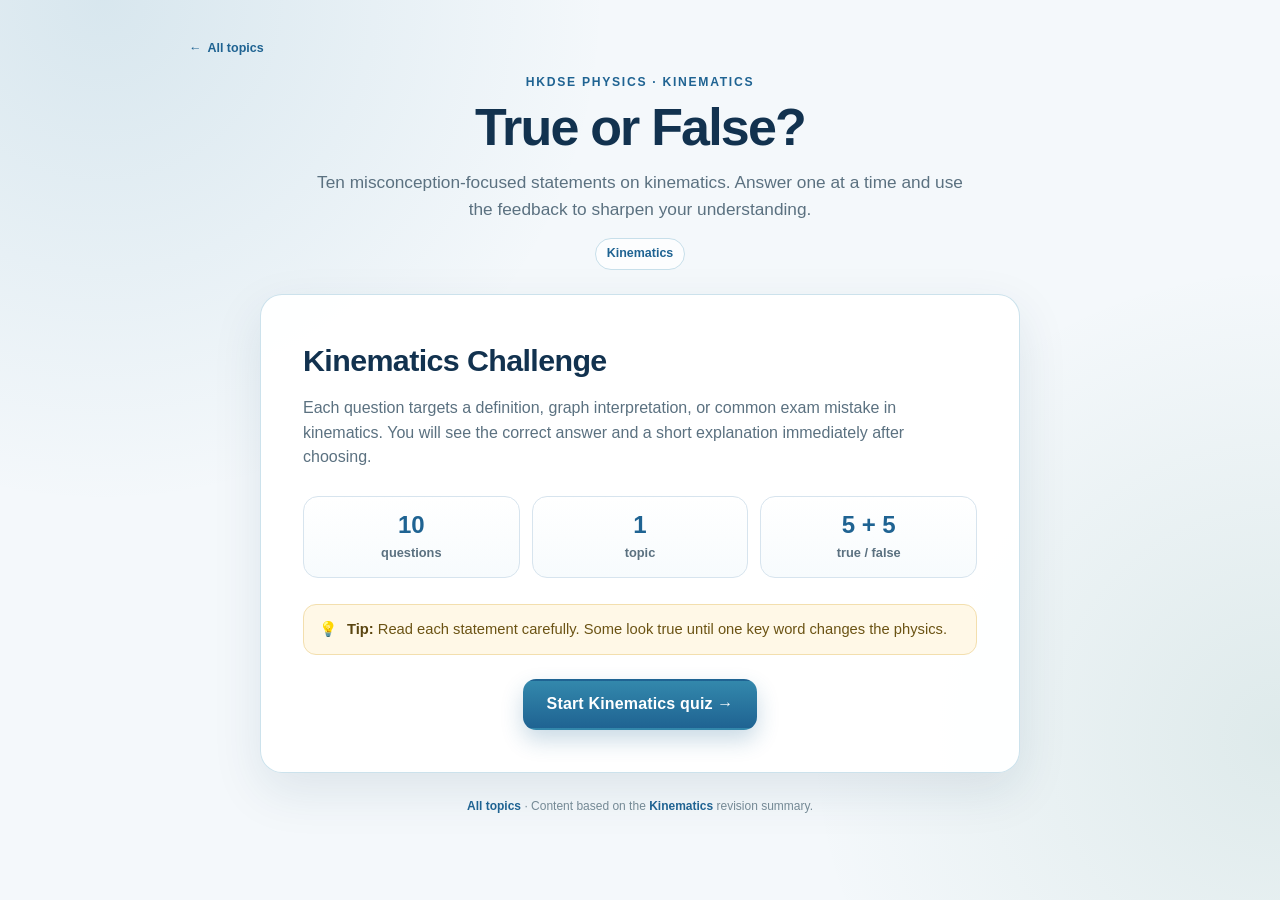
<file: RS_HKDSE_M_Mechanics_TF_Quiz.html>
<!DOCTYPE html>
<html lang="en">
<head>
    <meta charset="UTF-8">
    <meta name="viewport" content="width=device-width, initial-scale=1.0">
    <title>True/False Quiz | Take 5 minutes break!</title>
    <style>
        :root {
            --navy: #12324f;
            --navy-2: #1e466e;
            --blue: #2c7da0;
            --blue-dark: #1f6392;
            --blue-soft: #edf6fb;
            --teal: #1e6f5c;
            --teal-soft: #e9f6f2;
            --gold: #f4b942;
            --bg: #f4f8fb;
            --surface: #ffffff;
            --ink: #1e2a3a;
            --muted: #5b7180;
            --border: #d7e4ee;
            --correct: #177245;
            --correct-bg: #e8f7ee;
            --wrong: #b42318;
            --wrong-bg: #fdecec;
            --shadow: 0 18px 50px rgba(21, 63, 92, 0.10);
            --radius: 22px;
        }

        * {
            box-sizing: border-box;
        }

        [hidden] {
            display: none !important;
        }

        html {
            scroll-behavior: smooth;
        }

        body {
            margin: 0;
            min-height: 100vh;
            background:
                radial-gradient(circle at 8% 0%, rgba(44, 125, 160, 0.14), transparent 34%),
                radial-gradient(circle at 100% 82%, rgba(30, 111, 92, 0.10), transparent 32%),
                var(--bg);
            color: var(--ink);
            font-family: "Segoe UI", Roboto, Helvetica, Arial, sans-serif;
            line-height: 1.55;
        }

        button {
            font: inherit;
        }

        .shell {
            width: min(920px, calc(100% - 32px));
            margin: 0 auto;
            padding: 34px 0 46px;
        }

        .top-nav {
            display: flex;
            justify-content: flex-start;
            margin-bottom: 10px;
        }

        .back-link {
            display: inline-flex;
            align-items: center;
            gap: 6px;
            padding: 5px 9px;
            border-radius: 8px;
            color: var(--blue-dark);
            font-size: 0.78rem;
            font-weight: 750;
            text-decoration: none;
        }

        .back-link:hover {
            background: rgba(255, 255, 255, 0.7);
            text-decoration: underline;
            text-underline-offset: 3px;
        }

        .back-link:focus-visible {
            outline: 3px solid rgba(44, 125, 160, 0.42);
            outline-offset: 2px;
        }

        .hero {
            text-align: center;
            margin: 4px auto 24px;
            max-width: 760px;
        }

        .eyebrow {
            margin: 0 0 8px;
            color: var(--blue-dark);
            font-size: 0.76rem;
            font-weight: 800;
            letter-spacing: 0.14em;
            text-transform: uppercase;
        }

        .hero h1 {
            margin: 0;
            color: var(--navy);
            font-size: clamp(2rem, 5vw, 3.25rem);
            letter-spacing: -0.035em;
            line-height: 1.05;
        }

        .hero-copy {
            margin: 14px auto 0;
            max-width: 650px;
            color: var(--muted);
            font-size: clamp(0.98rem, 2vw, 1.08rem);
        }

        .source-pills {
            display: flex;
            justify-content: center;
            flex-wrap: wrap;
            gap: 8px;
            margin-top: 16px;
        }

        .source-pill {
            display: inline-flex;
            align-items: center;
            padding: 5px 11px;
            border: 1px solid #c7dfea;
            border-radius: 999px;
            background: rgba(255, 255, 255, 0.72);
            color: var(--blue-dark);
            font-size: 0.78rem;
            font-weight: 700;
        }

        .panel {
            background: rgba(255, 255, 255, 0.95);
            border: 1px solid rgba(199, 223, 234, 0.9);
            border-radius: var(--radius);
            box-shadow: var(--shadow);
            padding: clamp(22px, 4.2vw, 42px);
            scroll-margin-top: 18px;
        }

        .start-panel {
            max-width: 760px;
            margin: 0 auto;
        }

        .start-panel h2 {
            margin: 0;
            color: var(--navy);
            font-size: clamp(1.35rem, 3vw, 1.9rem);
            letter-spacing: -0.02em;
        }

        .start-copy {
            margin: 12px 0 0;
            color: var(--muted);
        }

        .stat-grid {
            display: grid;
            grid-template-columns: repeat(3, 1fr);
            gap: 12px;
            margin: 26px 0;
        }

        .stat {
            padding: 15px 12px;
            border: 1px solid var(--border);
            border-radius: 15px;
            background: linear-gradient(180deg, #ffffff, #f7fbfd);
            text-align: center;
        }

        .stat strong {
            display: block;
            color: var(--blue-dark);
            font-size: 1.5rem;
            line-height: 1.1;
        }

        .stat span {
            display: block;
            margin-top: 4px;
            color: var(--muted);
            font-size: 0.8rem;
            font-weight: 600;
        }

        .start-note {
            display: flex;
            gap: 10px;
            align-items: flex-start;
            margin: 0 0 24px;
            padding: 13px 15px;
            border-radius: 13px;
            background: #fff8e7;
            border: 1px solid #f3dfae;
            color: #6b5314;
            font-size: 0.92rem;
        }

        .start-note strong {
            color: #5a4510;
        }

        .btn {
            display: inline-flex;
            align-items: center;
            justify-content: center;
            gap: 9px;
            min-height: 48px;
            padding: 11px 22px;
            border: 2px solid transparent;
            border-radius: 13px;
            cursor: pointer;
            font-weight: 800;
            letter-spacing: 0.01em;
            text-decoration: none;
            transition: transform 160ms ease, box-shadow 160ms ease, background 160ms ease, border-color 160ms ease;
        }

        .btn:hover {
            transform: translateY(-1px);
        }

        .btn:active {
            transform: translateY(0);
        }

        .btn:focus-visible,
        .answer-btn:focus-visible {
            outline: 3px solid rgba(44, 125, 160, 0.42);
            outline-offset: 3px;
        }

        .btn-primary {
            background: linear-gradient(180deg, #3388ac, var(--blue-dark));
            color: #ffffff;
            box-shadow: 0 10px 22px rgba(31, 99, 146, 0.24);
        }

        .btn-primary:hover {
            box-shadow: 0 13px 27px rgba(31, 99, 146, 0.30);
        }

        .btn-secondary {
            background: #ffffff;
            border-color: var(--border);
            color: var(--navy-2);
        }

        .btn-secondary:hover {
            border-color: #aacbdb;
            background: #f8fcfe;
        }

        .start-action {
            display: flex;
            justify-content: center;
        }

        .quiz-top {
            display: flex;
            align-items: center;
            justify-content: space-between;
            gap: 14px;
        }

        .topic-badge {
            display: inline-flex;
            align-items: center;
            min-height: 31px;
            padding: 5px 12px;
            border-radius: 999px;
            background: var(--blue-soft);
            color: var(--blue-dark);
            font-size: 0.78rem;
            font-weight: 800;
            letter-spacing: 0.02em;
        }

        .topic-badge[data-topic="force"] {
            background: var(--teal-soft);
            color: var(--teal);
        }

        .progress-text {
            color: var(--muted);
            font-size: 0.82rem;
            font-weight: 700;
        }

        .progress-track {
            height: 8px;
            overflow: hidden;
            margin: 15px 0 28px;
            border-radius: 999px;
            background: #e4eef5;
        }

        .progress-fill {
            display: block;
            width: 5%;
            height: 100%;
            border-radius: inherit;
            background: linear-gradient(90deg, var(--blue), #45a7a0);
            transition: width 260ms ease;
        }

        .question-card {
            animation: question-in 260ms ease both;
        }

        @keyframes question-in {
            from {
                opacity: 0;
                transform: translateY(7px);
            }
            to {
                opacity: 1;
                transform: translateY(0);
            }
        }

        .question-label {
            margin: 0 0 10px;
            color: var(--muted);
            font-size: 0.82rem;
            font-weight: 800;
            letter-spacing: 0.09em;
            text-transform: uppercase;
        }

        .question-text {
            margin: 0;
            color: var(--navy);
            font-size: clamp(1.24rem, 2.8vw, 1.68rem);
            font-weight: 650;
            letter-spacing: -0.015em;
            line-height: 1.4;
            text-wrap: pretty;
        }

        .question-text:focus,
        .results-heading:focus,
        .feedback:focus {
            outline: none;
        }

        .answers {
            display: grid;
            grid-template-columns: 1fr 1fr;
            gap: 14px;
            margin-top: 27px;
        }

        .answer-btn {
            display: flex;
            align-items: center;
            gap: 13px;
            min-height: 86px;
            padding: 15px 17px;
            border: 2px solid var(--border);
            border-radius: 17px;
            background: #ffffff;
            color: var(--navy-2);
            cursor: pointer;
            text-align: left;
            transition: transform 150ms ease, border-color 150ms ease, box-shadow 150ms ease, background 150ms ease, opacity 150ms ease;
        }

        .answer-btn:hover:not(:disabled) {
            transform: translateY(-2px);
            border-color: #8ec2d8;
            box-shadow: 0 9px 20px rgba(31, 99, 146, 0.10);
        }

        .answer-btn:disabled {
            cursor: default;
            opacity: 1;
        }

        .answer-key {
            display: grid;
            flex: 0 0 auto;
            place-items: center;
            width: 43px;
            height: 43px;
            border-radius: 11px;
            background: var(--blue-soft);
            color: var(--blue-dark);
            font-size: 1.15rem;
            font-weight: 900;
        }

        .answer-copy strong {
            display: block;
            font-size: 1.04rem;
            line-height: 1.2;
        }

        .answer-copy small {
            display: block;
            margin-top: 3px;
            color: var(--muted);
            font-size: 0.76rem;
        }

        .answer-btn.correct {
            border-color: var(--correct);
            background: var(--correct-bg);
            color: #0f5734;
            box-shadow: 0 0 0 1px rgba(23, 114, 69, 0.10);
        }

        .answer-btn.correct .answer-key {
            background: var(--correct);
            color: #ffffff;
        }

        .answer-btn.wrong {
            border-color: var(--wrong);
            background: var(--wrong-bg);
            color: #8e1c14;
        }

        .answer-btn.wrong .answer-key {
            background: var(--wrong);
            color: #ffffff;
        }

        .answer-btn.dimmed {
            opacity: 0.48;
        }

        .feedback {
            margin-top: 24px;
            padding: 18px 19px;
            border: 1px solid transparent;
            border-left-width: 6px;
            border-radius: 15px;
            animation: feedback-in 220ms ease both;
        }

        .feedback.correct {
            border-color: #bde5cb;
            border-left-color: var(--correct);
            background: var(--correct-bg);
        }

        .feedback.wrong {
            border-color: #f3c7c4;
            border-left-color: var(--wrong);
            background: var(--wrong-bg);
        }

        @keyframes feedback-in {
            from {
                opacity: 0;
                transform: translateY(5px);
            }
            to {
                opacity: 1;
                transform: translateY(0);
            }
        }

        .feedback-head {
            display: flex;
            align-items: flex-start;
            gap: 12px;
        }

        .feedback-icon {
            display: grid;
            flex: 0 0 auto;
            place-items: center;
            width: 34px;
            height: 34px;
            border-radius: 50%;
            font-size: 1.05rem;
            font-weight: 900;
            line-height: 1;
        }

        .feedback.correct .feedback-icon {
            background: var(--correct);
            color: #ffffff;
        }

        .feedback.wrong .feedback-icon {
            background: var(--wrong);
            color: #ffffff;
        }

        .feedback-verdict {
            margin: 0 0 1px;
            font-size: 0.76rem;
            font-weight: 900;
            letter-spacing: 0.1em;
            text-transform: uppercase;
        }

        .feedback.correct .feedback-verdict {
            color: var(--correct);
        }

        .feedback.wrong .feedback-verdict {
            color: var(--wrong);
        }

        .feedback h3 {
            margin: 0;
            color: var(--ink);
            font-size: 1rem;
        }

        .feedback-explanation {
            margin: 13px 0 0;
            color: #344b5c;
            font-size: 0.95rem;
        }

        .source-tag {
            margin: 11px 0 0;
            color: var(--muted);
            font-size: 0.78rem;
            font-weight: 650;
        }

        .quiz-actions {
            display: flex;
            justify-content: flex-end;
            margin-top: 21px;
        }

        .keyboard-hint {
            margin: 20px 0 0;
            color: #7b8f9b;
            font-size: 0.76rem;
            text-align: center;
        }

        kbd {
            display: inline-block;
            min-width: 1.5em;
            padding: 1px 5px;
            border: 1px solid #cfdde6;
            border-bottom-width: 2px;
            border-radius: 5px;
            background: #ffffff;
            color: #4b6474;
            font-family: inherit;
            font-size: 0.72rem;
            font-weight: 700;
            line-height: 1.4;
            text-align: center;
        }

        .results-panel {
            max-width: 820px;
            margin: 0 auto;
        }

        .score-hero {
            display: flex;
            align-items: center;
            gap: clamp(22px, 5vw, 42px);
        }

        .score-ring {
            --pct: 0;
            display: grid;
            flex: 0 0 auto;
            place-items: center;
            width: 154px;
            height: 154px;
            border-radius: 50%;
            background: conic-gradient(var(--blue) calc(var(--pct) * 1%), #e2edf5 0);
            box-shadow: inset 0 0 0 1px rgba(44, 125, 160, 0.08);
        }

        .score-ring-inner {
            display: flex;
            flex-direction: column;
            align-items: center;
            justify-content: center;
            width: calc(100% - 20px);
            height: calc(100% - 20px);
            border-radius: 50%;
            background: #ffffff;
            box-shadow: 0 2px 10px rgba(21, 63, 92, 0.08);
        }

        .score-number {
            color: var(--navy);
            font-size: 2.35rem;
            font-weight: 850;
            letter-spacing: -0.04em;
            line-height: 1;
        }

        .score-denom {
            margin-top: 5px;
            color: var(--muted);
            font-size: 0.75rem;
            font-weight: 700;
        }

        .score-copy {
            min-width: 0;
        }

        .score-copy .eyebrow {
            margin-bottom: 5px;
        }

        .results-heading {
            margin: 0;
            color: var(--navy);
            font-size: clamp(1.5rem, 3.2vw, 2.1rem);
            letter-spacing: -0.025em;
            line-height: 1.15;
        }

        .score-percent {
            display: inline-block;
            margin: 10px 0 0;
            padding: 4px 10px;
            border-radius: 999px;
            background: var(--blue-soft);
            color: var(--blue-dark);
            font-size: 0.8rem;
            font-weight: 800;
        }

        .results-message {
            margin: 10px 0 0;
            color: var(--muted);
            font-size: 0.94rem;
        }

        .topic-results {
            display: grid;
            grid-template-columns: 1fr 1fr;
            gap: 13px;
            margin-top: 28px;
        }

        .topic-results.single-topic {
            grid-template-columns: 1fr;
        }

        .topic-result {
            padding: 16px;
            border: 1px solid var(--border);
            border-radius: 14px;
            background: #fbfdff;
        }

        .topic-result-top {
            display: flex;
            align-items: baseline;
            justify-content: space-between;
            gap: 12px;
            margin-bottom: 9px;
        }

        .topic-result-top span {
            color: var(--muted);
            font-size: 0.82rem;
            font-weight: 700;
        }

        .topic-result-top strong {
            color: var(--navy-2);
            font-size: 1.02rem;
        }

        .mini-track {
            height: 6px;
            overflow: hidden;
            border-radius: 999px;
            background: #e2edf5;
        }

        .mini-track span {
            display: block;
            height: 100%;
            border-radius: inherit;
            background: linear-gradient(90deg, var(--blue), #45a7a0);
        }

        .review-section {
            margin-top: 30px;
            padding-top: 24px;
            border-top: 1px solid var(--border);
        }

        .review-header h3 {
            margin: 0;
            color: var(--navy);
            font-size: 1.08rem;
        }

        .review-header p {
            margin: 4px 0 0;
            color: var(--muted);
            font-size: 0.83rem;
        }

        .review-list {
            display: grid;
            gap: 11px;
            margin-top: 15px;
        }

        .review-item {
            padding: 15px 16px;
            border: 1px solid #f0cfcc;
            border-left: 4px solid var(--wrong);
            border-radius: 12px;
            background: #fffafa;
        }

        .review-item h4 {
            margin: 0;
            color: var(--ink);
            font-size: 0.91rem;
            line-height: 1.45;
        }

        .review-answer {
            margin: 7px 0 0;
            color: #8e1c14;
            font-size: 0.78rem;
            font-weight: 800;
        }

        .review-explanation {
            margin: 7px 0 0;
            color: #405667;
            font-size: 0.84rem;
        }

        .review-item .source-tag {
            margin-top: 7px;
        }

        .perfect-state {
            display: flex;
            gap: 14px;
            align-items: center;
            margin-top: 15px;
            padding: 18px;
            border: 1px solid #bde5cb;
            border-radius: 14px;
            background: var(--correct-bg);
        }

        .perfect-state .perfect-icon {
            display: grid;
            flex: 0 0 auto;
            place-items: center;
            width: 42px;
            height: 42px;
            border-radius: 50%;
            background: var(--correct);
            color: #ffffff;
            font-size: 1.2rem;
            font-weight: 900;
        }

        .perfect-state strong {
            display: block;
            color: #0f5734;
        }

        .perfect-state p {
            margin: 2px 0 0;
            color: #326b4f;
            font-size: 0.86rem;
        }

        .results-actions {
            display: flex;
            justify-content: flex-end;
            gap: 10px;
            margin-top: 25px;
        }

        .site-footer {
            margin-top: 24px;
            color: #748995;
            font-size: 0.75rem;
            text-align: center;
        }

        .site-footer a {
            color: var(--blue-dark);
            font-weight: 700;
            text-decoration: none;
            text-underline-offset: 2px;
        }

        .site-footer a:hover {
            text-decoration: underline;
        }

        @media (max-width: 650px) {
            .shell {
                width: min(100% - 22px, 920px);
                padding-top: 24px;
            }

            .hero {
                margin-bottom: 18px;
            }

            .stat-grid {
                grid-template-columns: 1fr;
            }

            .stat {
                display: flex;
                align-items: center;
                justify-content: space-between;
                padding: 12px 14px;
                text-align: left;
            }

            .stat span {
                margin-top: 0;
            }

            .answers {
                grid-template-columns: 1fr;
            }

            .answer-btn {
                min-height: 74px;
            }

            .score-hero {
                flex-direction: column;
                align-items: flex-start;
            }

            .score-ring {
                width: 136px;
                height: 136px;
            }

            .topic-results {
                grid-template-columns: 1fr;
            }

            .feedback {
                padding: 16px;
            }

            .quiz-actions,
            .results-actions {
                justify-content: stretch;
            }

            .quiz-actions .btn,
            .results-actions .btn {
                width: 100%;
            }

            .results-actions {
                flex-direction: column;
            }

            .keyboard-hint {
                display: none;
            }
        }

        @media (prefers-reduced-motion: reduce) {
            html {
                scroll-behavior: auto;
            }

            *,
            *::before,
            *::after {
                animation-duration: 0.001ms !important;
                animation-iteration-count: 1 !important;
                transition-duration: 0.001ms !important;
            }
        }
    </style>
</head>
<body>
    <div class="shell">
        <nav class="top-nav" aria-label="Site navigation">
            <a class="back-link" href="index.html"><span aria-hidden="true">&larr;</span> All topics</a>
        </nav>

        <header class="hero">
            <p class="eyebrow" id="hero-eyebrow">HKDSE Physics &middot; Kinematics</p>
            <h1>True or False?</h1>
            <p class="hero-copy" id="hero-copy">
                Ten misconception-focused statements on kinematics. Answer one at a time and use
                the feedback to sharpen your understanding.
            </p>
            <div class="source-pills" aria-label="Topic covered">
                <span class="source-pill" id="hero-pill">Kinematics</span>
            </div>
        </header>

        <main>
            <section id="start-screen" class="panel start-panel" aria-labelledby="start-heading">
                <h2 id="start-heading">Kinematics Challenge</h2>
                <p class="start-copy" id="start-copy">
                    Each question targets a definition, graph interpretation, or common exam mistake.
                    You will see the correct answer and a short explanation immediately after choosing.
                </p>

                <div class="stat-grid" aria-label="Quiz details">
                    <div class="stat">
                        <strong id="stat-questions">10</strong>
                        <span>questions</span>
                    </div>
                    <div class="stat">
                        <strong id="stat-topic">1</strong>
                        <span>topic</span>
                    </div>
                    <div class="stat">
                        <strong id="stat-format">5 + 5</strong>
                        <span>true / false</span>
                    </div>
                </div>

                <p class="start-note">
                    <span aria-hidden="true">&#128161;</span>
                    <span><strong>Tip:</strong> Read each statement carefully. Some look true until one key word changes the physics.</span>
                </p>

                <div class="start-action">
                    <button type="button" class="btn btn-primary" id="start-btn">Start Kinematics quiz &rarr;</button>
                </div>
            </section>

            <section id="quiz-screen" class="panel quiz-panel" aria-labelledby="question-text" hidden>
                <div class="quiz-top">
                    <span class="topic-badge" id="topic-badge">Kinematics</span>
                    <span class="progress-text" id="progress-text">Question 1 of 10</span>
                </div>

                <div class="progress-track" id="progress-track" role="progressbar" aria-label="Quiz progress" aria-valuemin="1" aria-valuemax="10" aria-valuenow="1">
                    <span class="progress-fill" id="progress-fill"></span>
                </div>

                <div class="question-card">
                    <p class="question-label">Decide whether the statement is true or false</p>
                    <h2 class="question-text" id="question-text" tabindex="-1"></h2>

                    <div class="answers" role="group" aria-label="Answer choices">
                        <button type="button" class="answer-btn" data-answer="true">
                            <span class="answer-key" aria-hidden="true">T</span>
                            <span class="answer-copy">
                                <strong>True</strong>
                                <small>The statement is correct</small>
                            </span>
                        </button>
                        <button type="button" class="answer-btn" data-answer="false">
                            <span class="answer-key" aria-hidden="true">F</span>
                            <span class="answer-copy">
                                <strong>False</strong>
                                <small>The statement is incorrect</small>
                            </span>
                        </button>
                    </div>

                    <div class="feedback" id="feedback" tabindex="-1" aria-live="polite" aria-atomic="true" hidden>
                        <div class="feedback-head">
                            <span class="feedback-icon" id="feedback-icon" aria-hidden="true"></span>
                            <div>
                                <p class="feedback-verdict" id="feedback-verdict"></p>
                                <h3 id="feedback-title"></h3>
                            </div>
                        </div>
                        <p class="feedback-explanation" id="feedback-explanation"></p>
                        <p class="source-tag" id="feedback-source"></p>
                    </div>

                    <div class="quiz-actions">
                        <button type="button" class="btn btn-primary" id="next-btn" hidden>Next question &rarr;</button>
                    </div>
                </div>

                <p class="keyboard-hint">
                    Keyboard: <kbd>1</kbd> / <kbd>T</kbd> for True &middot; <kbd>2</kbd> / <kbd>F</kbd> for False &middot; <kbd>Enter</kbd> for Next
                </p>
            </section>

            <section id="results-screen" class="panel results-panel" aria-labelledby="results-heading" hidden>
                <div class="score-hero">
                    <div class="score-ring" id="score-ring" aria-hidden="true">
                        <div class="score-ring-inner">
                            <span class="score-number" id="score-number">0</span>
                            <span class="score-denom" id="score-denom">out of 10</span>
                        </div>
                    </div>
                    <div class="score-copy">
                        <p class="eyebrow">Quiz complete</p>
                        <h2 class="results-heading" id="results-heading" tabindex="-1">Results</h2>
                        <p class="score-percent" id="score-percent">0%</p>
                        <p class="results-message" id="results-message"></p>
                    </div>
                </div>

                <div class="topic-results single-topic" id="topic-results" aria-label="Score by topic"></div>

                <section class="review-section" aria-labelledby="review-heading">
                    <div class="review-header">
                        <h3 id="review-heading">Review your misses</h3>
                        <p id="review-description">Revisit the statements you answered incorrectly, then try the quiz again.</p>
                    </div>
                    <div class="review-list" id="review-list"></div>
                </section>

                <div class="results-actions">
                    <a class="btn btn-secondary" href="index.html">All topics</a>
                    <button type="button" class="btn btn-primary" id="retry-btn">Try again</button>
                </div>
            </section>
        </main>

        <footer class="site-footer">
            <a href="index.html">All topics</a> &middot;
            Content based on the <a id="summary-link" href="RS_HKDSE_M_Kinematics.html">Kinematics</a> revision summary.
        </footer>
    </div>

    <script>
        const QUESTION_BANK = {
            kinematics: [
            {
                id: "K1",
                topic: "kinematics",
                statement: "Distance is a vector quantity because it has direction.",
                answer: false,
                explanation: "Distance is a scalar: it is the total path length. Displacement is the vector quantity because it has both magnitude and direction.",
                source: "Kinematics \u00a71"
            },
            {
                id: "K2",
                topic: "kinematics",
                statement: "A runner who completes one full lap and stops at the starting point has an average velocity of zero for the lap.",
                answer: true,
                explanation: "The runner's net displacement is zero, so average velocity = displacement / time = 0. The average speed is not zero because the runner covered the whole track.",
                source: "Kinematics \u00a72"
            },
            {
                id: "K3",
                topic: "kinematics",
                statement: "The slope of a displacement-time graph gives velocity.",
                answer: true,
                explanation: "Slope = velocity. For a curved displacement-time graph, the tangent's slope gives the instantaneous velocity.",
                source: "Kinematics \u00a73.1"
            },
            {
                id: "K4",
                topic: "kinematics",
                statement: "The area under a velocity-time graph gives acceleration.",
                answer: false,
                explanation: "The area under a velocity-time graph gives displacement, while the slope gives acceleration. Signed area gives net displacement; total area gives distance.",
                source: "Kinematics \u00a73.2"
            },
            {
                id: "K5",
                topic: "kinematics",
                statement: "If two velocity-time graphs cross, the two objects must be at the same position at that instant.",
                answer: false,
                explanation: "Crossing velocity-time graphs mean the objects have the same velocity at that instant. It does not tell us that their positions are equal.",
                source: "Kinematics \u00a73.2"
            },
            {
                id: "K6",
                topic: "kinematics",
                statement: "At the highest point of a ball thrown vertically upward, both velocity and acceleration are zero.",
                answer: false,
                explanation: "Velocity is momentarily zero at the top, but acceleration is still 9.81 m s\u207b\u00b2 downward. Gravity does not switch off at the highest point.",
                source: "Kinematics \u00a75"
            },
            {
                id: "K7",
                topic: "kinematics",
                statement: "For an object released from rest and falling freely, the distances travelled in successive equal time intervals follow the ratio 1:3:5:7\u2026",
                answer: true,
                explanation: "This is the standard pattern for uniform acceleration from rest. It is a useful check when analysing ticker-tape or light-gate data.",
                source: "Kinematics \u00a78"
            },
            {
                id: "K8",
                topic: "kinematics",
                statement: "The suvat equations can be used even when acceleration is changing.",
                answer: false,
                explanation: "The suvat equations require constant acceleration. If acceleration changes, use graph methods or split the motion into intervals with different constant accelerations.",
                source: "Kinematics \u00a74"
            },
            {
                id: "K9",
                topic: "kinematics",
                statement: "An object with uniform acceleration has a straight-line velocity-time graph.",
                answer: true,
                explanation: "Uniform acceleration means the velocity-time slope is constant, so the graph is a straight line.",
                source: "Kinematics \u00a73.2"
            },
            {
                id: "K10",
                topic: "kinematics",
                statement: "A negative acceleration does not necessarily mean that the object is slowing down.",
                answer: true,
                explanation: "A negative acceleration simply points in the negative direction. If velocity is also negative, the object speeds up; if velocity is positive, it slows down.",
                source: "Kinematics \u00a74 and \u00a710"
            }
            ],
            force: [
            {
                id: "F1",
                topic: "force",
                statement: "Mass is a scalar measured in kilograms, while weight is a vector measured in newtons.",
                answer: true,
                explanation: "Mass measures inertia and stays the same everywhere. Weight is the gravitational force W = mg and changes when g changes.",
                source: "Force and Motion \u00a71"
            },
            {
                id: "F2",
                topic: "force",
                statement: "If the net force on an object is zero, the object must be at rest.",
                answer: false,
                explanation: "Zero net force means zero acceleration. The object could be at rest or moving with constant velocity.",
                source: "Force and Motion \u00a73.1"
            },
            {
                id: "F3",
                topic: "force",
                statement: "Action-reaction forces are equal and opposite, so they cancel each other out.",
                answer: false,
                explanation: "Action and reaction forces act on different objects. Because they do not act on the same object, they cannot cancel each other out.",
                source: "Force and Motion \u00a73.3"
            },
            {
                id: "F4",
                topic: "force",
                statement: "A book's weight and the normal force from the table on the book are an action-reaction pair.",
                answer: false,
                explanation: "Both forces act on the book, so they can balance but are not a third-law pair. The action-reaction pair is: the book pushes the table down, and the table pushes the book up.",
                source: "Force and Motion \u00a73.3"
            },
            {
                id: "F5",
                topic: "force",
                statement: "A free-body diagram should include only forces acting directly on the chosen object.",
                answer: true,
                explanation: "Include only forces acting on the object, not forces the object exerts on other things. If known, indicate the velocity direction beside the diagram to guide your sign convention.",
                source: "Force and Motion \u00a72"
            },
            {
                id: "F6",
                topic: "force",
                statement: "In a lift accelerating upward, the floor's normal force on a passenger is greater than the passenger's weight.",
                answer: true,
                explanation: "For upward acceleration: R - mg = ma, so R = m(g + a). The normal force is therefore greater than mg.",
                source: "Force and Motion \u00a75.2"
            },
            {
                id: "F7",
                topic: "force",
                statement: "On a smooth incline at angle \u03b8, the weight component parallel to the plane is mg cos \u03b8.",
                answer: false,
                explanation: "The component along the plane is mg sin \u03b8. The normal reaction is mg cos \u03b8.",
                source: "Force and Motion \u00a76"
            },
            {
                id: "F8",
                topic: "force",
                statement: "Friction always acts opposite to the direction of motion.",
                answer: false,
                explanation: "Friction opposes relative motion or the tendency of relative motion. Static friction can act in the direction of motion, such as the friction that lets you walk forward.",
                source: "Force and Motion \u00a710"
            },
            {
                id: "F9",
                topic: "force",
                statement: "A car towed at constant velocity has zero net force, so the towing force equals the total resistive force.",
                answer: true,
                explanation: "Constant velocity means a = 0. Therefore the net force is zero, so the towing force balances the total resistive force.",
                source: "Force and Motion \u00a75.1"
            },
            {
                id: "F10",
                topic: "force",
                statement: "For a fixed net force, doubling the mass halves the acceleration.",
                answer: true,
                explanation: "Since a = F / m, acceleration is inversely proportional to mass when the net force is fixed. Doubling m halves a.",
                source: "Force and Motion \u00a73.2 and \u00a79"
            }
            ]
        };

        const TOPICS = {
            kinematics: {
                label: "Kinematics",
                eyebrow: "HKDSE Physics \u00b7 Kinematics",
                summaryLabel: "Kinematics",
                summaryPath: "RS_HKDSE_M_Kinematics.html",
                intro: "Ten misconception-focused statements on kinematics. Answer one at a time and use the feedback to sharpen your understanding.",
                startCopy: "Each question targets a definition, graph interpretation, or common exam mistake in kinematics. You will see the correct answer and a short explanation immediately after choosing."
            },
            force: {
                label: "Force and Motion",
                eyebrow: "HKDSE Physics \u00b7 Force and Motion",
                summaryLabel: "Force and Motion",
                summaryPath: "RS_HKDSE_M_Force%20and%20Motion.html",
                intro: "Ten misconception-focused statements on forces and Newton's laws. Answer one at a time and use the feedback to sharpen your understanding.",
                startCopy: "Each question targets a definition, free-body diagram, or common exam mistake in force and motion. You will see the correct answer and a short explanation immediately after choosing."
            }
        };

        const requestedTopic = new URLSearchParams(window.location.search).get("topic");
        const activeTopic = Object.prototype.hasOwnProperty.call(TOPICS, requestedTopic)
            ? requestedTopic
            : "kinematics";
        const ACTIVE_TOPIC = TOPICS[activeTopic];
        const QUESTIONS = QUESTION_BANK[activeTopic];

        const state = {
            screen: "start",
            index: 0,
            answers: [],
            selected: null,
            answered: false
        };

        const els = {
            startScreen: document.getElementById("start-screen"),
            quizScreen: document.getElementById("quiz-screen"),
            resultsScreen: document.getElementById("results-screen"),
            startBtn: document.getElementById("start-btn"),
            heroEyebrow: document.getElementById("hero-eyebrow"),
            heroCopy: document.getElementById("hero-copy"),
            heroPill: document.getElementById("hero-pill"),
            startHeading: document.getElementById("start-heading"),
            startCopy: document.getElementById("start-copy"),
            statQuestions: document.getElementById("stat-questions"),
            statTopic: document.getElementById("stat-topic"),
            statFormat: document.getElementById("stat-format"),
            summaryLink: document.getElementById("summary-link"),
            topicBadge: document.getElementById("topic-badge"),
            progressText: document.getElementById("progress-text"),
            progressTrack: document.getElementById("progress-track"),
            progressFill: document.getElementById("progress-fill"),
            questionText: document.getElementById("question-text"),
            answerButtons: Array.from(document.querySelectorAll(".answer-btn")),
            feedback: document.getElementById("feedback"),
            feedbackIcon: document.getElementById("feedback-icon"),
            feedbackVerdict: document.getElementById("feedback-verdict"),
            feedbackTitle: document.getElementById("feedback-title"),
            feedbackExplanation: document.getElementById("feedback-explanation"),
            feedbackSource: document.getElementById("feedback-source"),
            nextBtn: document.getElementById("next-btn"),
            scoreRing: document.getElementById("score-ring"),
            scoreNumber: document.getElementById("score-number"),
            scoreDenom: document.getElementById("score-denom"),
            scorePercent: document.getElementById("score-percent"),
            resultsHeading: document.getElementById("results-heading"),
            resultsMessage: document.getElementById("results-message"),
            topicResults: document.getElementById("topic-results"),
            reviewHeading: document.getElementById("review-heading"),
            reviewDescription: document.getElementById("review-description"),
            reviewList: document.getElementById("review-list"),
            retryBtn: document.getElementById("retry-btn")
        };

        const reduceMotion = window.matchMedia("(prefers-reduced-motion: reduce)");

        function applyTopicUI() {
            const trueCount = QUESTIONS.filter((question) => question.answer).length;
            const falseCount = QUESTIONS.length - trueCount;

            document.title = ACTIVE_TOPIC.label + " True/False Quiz | Take 5 minutes break!";
            els.heroEyebrow.textContent = ACTIVE_TOPIC.eyebrow;
            els.heroCopy.textContent = ACTIVE_TOPIC.intro;
            els.heroPill.textContent = ACTIVE_TOPIC.label;
            els.startHeading.textContent = ACTIVE_TOPIC.label + " Challenge";
            els.startCopy.textContent = ACTIVE_TOPIC.startCopy;
            els.statQuestions.textContent = String(QUESTIONS.length);
            els.statTopic.textContent = "1";
            els.statFormat.textContent = trueCount + " + " + falseCount;
            els.startBtn.textContent = "Start " + ACTIVE_TOPIC.label + " quiz \u2192";
            els.summaryLink.textContent = ACTIVE_TOPIC.summaryLabel;
            els.summaryLink.href = ACTIVE_TOPIC.summaryPath;
            els.topicBadge.textContent = ACTIVE_TOPIC.label;
            els.topicBadge.dataset.topic = activeTopic;
            els.progressTrack.setAttribute("aria-valuemax", String(QUESTIONS.length));
        }

        function showScreen(screen) {
            state.screen = screen;
            els.startScreen.hidden = screen !== "start";
            els.quizScreen.hidden = screen !== "quiz";
            els.resultsScreen.hidden = screen !== "results";

            const activeScreen = screen === "quiz"
                ? els.quizScreen
                : screen === "results"
                    ? els.resultsScreen
                    : els.startScreen;

            const behavior = reduceMotion.matches ? "auto" : "smooth";

            if (typeof activeScreen.scrollIntoView === "function") {
                activeScreen.scrollIntoView({ behavior: behavior, block: "start" });
            } else {
                window.scrollTo({ top: 0, behavior: behavior });
            }
        }

        function resetAnswerButtons() {
            els.answerButtons.forEach((button) => {
                button.disabled = false;
                button.classList.remove("correct", "wrong", "dimmed");
                button.setAttribute("aria-pressed", "false");
            });
        }

        function renderQuestion() {
            const question = QUESTIONS[state.index];
            state.selected = null;
            state.answered = false;

            els.topicBadge.textContent = TOPICS[question.topic].label;
            els.topicBadge.dataset.topic = question.topic;
            els.progressText.textContent = "Question " + (state.index + 1) + " of " + QUESTIONS.length;
            els.progressTrack.setAttribute("aria-valuemax", String(QUESTIONS.length));
            els.progressTrack.setAttribute("aria-valuenow", String(state.index + 1));
            els.progressFill.style.width = (((state.index + 1) / QUESTIONS.length) * 100) + "%";
            els.questionText.textContent = question.statement;

            resetAnswerButtons();

            els.feedback.hidden = true;
            els.feedback.classList.remove("correct", "wrong");
            els.nextBtn.hidden = true;
            els.nextBtn.textContent = state.index === QUESTIONS.length - 1
                ? "See results \u2192"
                : "Next question \u2192";

            showScreen("quiz");
            els.questionText.focus({ preventScroll: true });
        }

        function chooseAnswer(selected) {
            if (state.answered) {
                return;
            }

            const question = QUESTIONS[state.index];
            const isCorrect = selected === question.answer;

            state.answered = true;
            state.selected = selected;
            state.answers.push({
                question: question,
                selected: selected,
                correct: isCorrect
            });

            els.answerButtons.forEach((button) => {
                const buttonValue = button.dataset.answer === "true";
                button.disabled = true;
                button.setAttribute("aria-pressed", buttonValue === selected ? "true" : "false");
                button.classList.remove("correct", "wrong", "dimmed");

                if (buttonValue === question.answer) {
                    button.classList.add("correct");
                } else if (buttonValue === selected) {
                    button.classList.add("wrong");
                } else {
                    button.classList.add("dimmed");
                }
            });

            els.feedback.classList.remove("correct", "wrong");
            els.feedback.classList.add(isCorrect ? "correct" : "wrong");
            els.feedbackIcon.textContent = isCorrect ? "\u2713" : "\u00d7";
            els.feedbackVerdict.textContent = isCorrect ? "Correct" : "Not quite";
            els.feedbackTitle.textContent = "Correct answer: " + (question.answer ? "True" : "False");
            els.feedbackExplanation.textContent = question.explanation;
            els.feedbackSource.textContent = "Source: " + question.source;
            els.feedback.hidden = false;
            els.nextBtn.hidden = false;
            els.feedback.focus({ preventScroll: true });
        }

        function nextQuestion() {
            if (!state.answered) {
                return;
            }

            if (state.index < QUESTIONS.length - 1) {
                state.index += 1;
                renderQuestion();
            } else {
                renderResults();
            }
        }

        function getResults() {
            const total = QUESTIONS.length;
            const score = state.answers.filter((answer) => answer.correct).length;
            const percent = Math.round((score / total) * 100);
            const topicScores = {
                [activeTopic]: {
                    score: score,
                    total: total
                }
            };

            return { total, score, percent, topicScores };
        }

        function getResultsMessage(percent) {
            if (percent === 100) {
                return "Perfect score. You identified every misconception correctly.";
            }
            if (percent >= 85) {
                return "Excellent work. Review any missed statement to lock in the detail.";
            }
            if (percent >= 70) {
                return "Strong understanding. The review below highlights the ideas worth revisiting.";
            }
            if (percent >= 50) {
                return "A solid start. Use the explanations to connect each correction to the underlying physics.";
            }
            return "Keep building. Read each explanation carefully, then try the quiz again.";
        }

        function renderTopicResults(topicScores) {
            els.topicResults.replaceChildren();

            Object.entries(topicScores).forEach(([topicKey, result]) => {
                const meta = TOPICS[topicKey];
                const card = document.createElement("article");
                card.className = "topic-result";

                const top = document.createElement("div");
                top.className = "topic-result-top";

                const name = document.createElement("span");
                name.textContent = meta.label;

                const score = document.createElement("strong");
                score.textContent = result.score + "/" + result.total;

                const track = document.createElement("div");
                track.className = "mini-track";
                track.setAttribute("aria-hidden", "true");

                const fill = document.createElement("span");
                fill.style.width = ((result.score / result.total) * 100) + "%";

                top.append(name, score);
                track.append(fill);
                card.append(top, track);
                els.topicResults.append(card);
            });
        }

        function renderReview() {
            const missed = state.answers.filter((answer) => !answer.correct);
            els.reviewList.replaceChildren();

            if (missed.length === 0) {
                els.reviewHeading.textContent = "All correct";
                els.reviewDescription.textContent = "There are no missed statements to review. Try again to confirm your understanding.";
                const perfect = document.createElement("div");
                perfect.className = "perfect-state";

                const icon = document.createElement("span");
                icon.className = "perfect-icon";
                icon.setAttribute("aria-hidden", "true");
                icon.textContent = "\u2713";

                const copy = document.createElement("div");
                const title = document.createElement("strong");
                title.textContent = "No missed questions";
                const detail = document.createElement("p");
                detail.textContent = "You answered all " + QUESTIONS.length + " statements correctly. Try again to confirm your understanding.";

                copy.append(title, detail);
                perfect.append(icon, copy);
                els.reviewList.append(perfect);
                return;
            }

            els.reviewHeading.textContent = "Review your misses (" + missed.length + ")";
            els.reviewDescription.textContent = "Revisit the statements you answered incorrectly, then try the quiz again.";

            missed.forEach((answer) => {
                const item = document.createElement("article");
                item.className = "review-item";

                const statement = document.createElement("h4");
                statement.textContent = answer.question.id + ": " + answer.question.statement;

                const answerLine = document.createElement("p");
                answerLine.className = "review-answer";
                answerLine.textContent = "Your answer: " + (answer.selected ? "True" : "False") +
                    " \u00b7 Correct: " + (answer.question.answer ? "True" : "False");

                const explanation = document.createElement("p");
                explanation.className = "review-explanation";
                explanation.textContent = answer.question.explanation;

                const source = document.createElement("p");
                source.className = "source-tag";
                source.textContent = "Source: " + answer.question.source;

                item.append(statement, answerLine, explanation, source);
                els.reviewList.append(item);
            });
        }

        function renderResults() {
            const results = getResults();

            els.scoreRing.style.setProperty("--pct", String(results.percent));
            els.scoreNumber.textContent = String(results.score);
            els.scoreDenom.textContent = "out of " + results.total;
            els.scorePercent.textContent = results.percent + "%";
            els.resultsHeading.textContent = results.percent >= 85
                ? "Excellent work."
                : results.percent >= 70
                    ? "Strong understanding."
                    : results.percent >= 50
                        ? "A solid start."
                        : "Keep building.";
            els.resultsMessage.textContent = "You scored " + results.score + " out of " + results.total +
                ". " + getResultsMessage(results.percent);

            renderTopicResults(results.topicScores);
            renderReview();
            showScreen("results");

            requestAnimationFrame(() => {
                els.resultsHeading.focus({ preventScroll: true });
            });
        }

        function startQuiz() {
            state.index = 0;
            state.answers = [];
            state.selected = null;
            state.answered = false;
            renderQuestion();
        }

        applyTopicUI();

        els.startBtn.addEventListener("click", startQuiz);
        els.retryBtn.addEventListener("click", startQuiz);
        els.nextBtn.addEventListener("click", nextQuestion);

        els.answerButtons.forEach((button) => {
            button.addEventListener("click", () => {
                chooseAnswer(button.dataset.answer === "true");
            });
        });

        document.addEventListener("keydown", (event) => {
            if (state.screen !== "quiz" || event.metaKey || event.ctrlKey || event.altKey) {
                return;
            }

            const key = event.key.toLowerCase();

            if (!state.answered && (key === "1" || key === "t")) {
                event.preventDefault();
                chooseAnswer(true);
                return;
            }

            if (!state.answered && (key === "2" || key === "f")) {
                event.preventDefault();
                chooseAnswer(false);
                return;
            }

            if (state.answered && key === "enter" && document.activeElement !== els.nextBtn) {
                event.preventDefault();
                nextQuestion();
            }
        });
    </script>
</body>
</html>
</file>
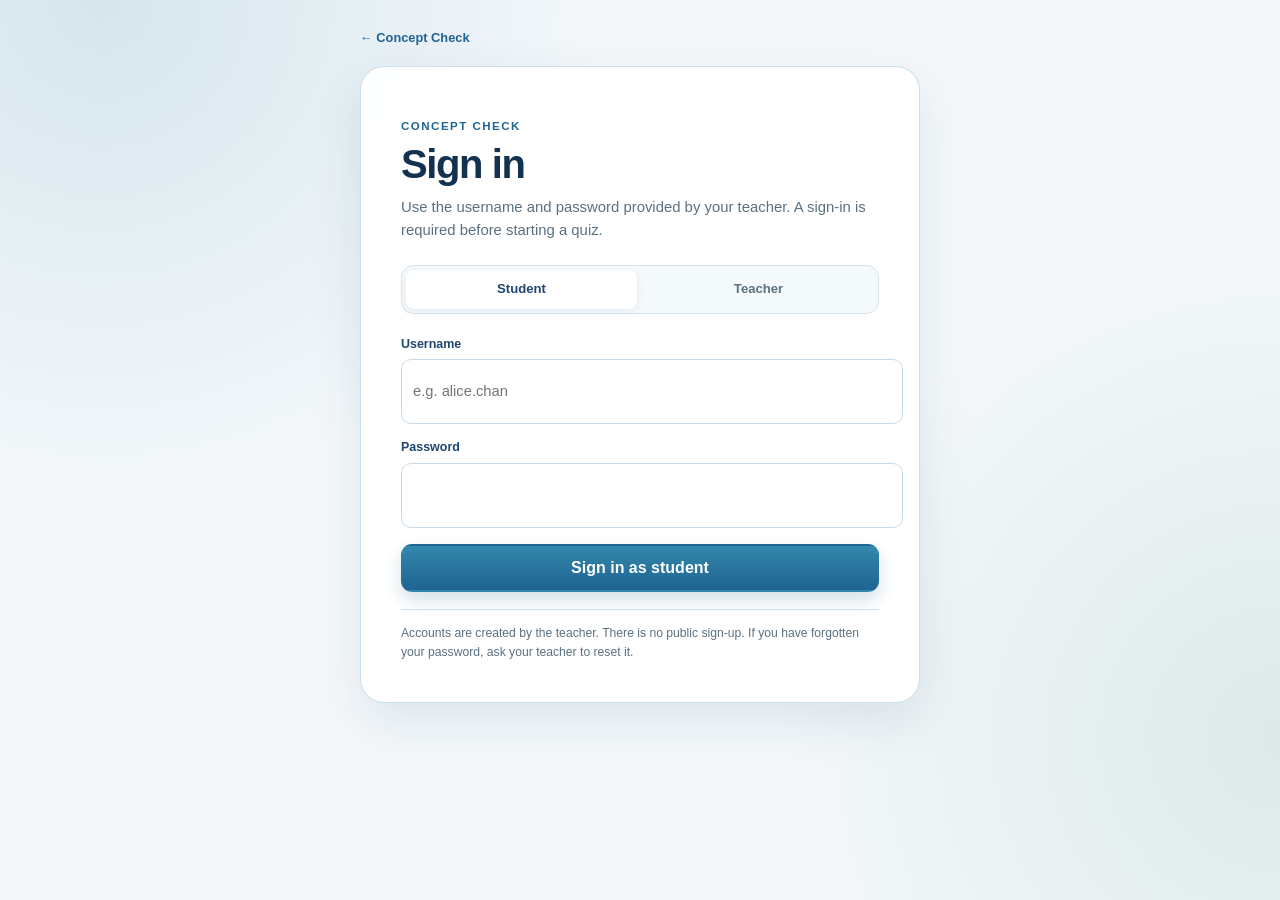
<file: concept-check/login.html>
<!DOCTYPE html>
<html lang="en">
<head>
    <meta charset="UTF-8">
    <meta name="viewport" content="width=device-width, initial-scale=1.0">
    <title>Sign in | Take 5 minutes break!</title>
    <link rel="stylesheet" href="auth.css">
</head>
<body class="auth-page">
    <div class="auth-shell narrow">
        <div class="auth-topbar">
            <a href="index.html">&larr; Concept Check</a>
            <span></span>
        </div>

        <main class="auth-card" aria-labelledby="login-heading">
            <p class="eyebrow" style="margin-bottom: 7px; color: var(--blue-dark); font-size: 0.72rem; font-weight: 800; letter-spacing: 0.13em; text-transform: uppercase;">Concept Check</p>
            <h1 id="login-heading">Sign in</h1>
            <p class="auth-intro">Use the username and password provided by your teacher. A sign-in is required before starting a quiz.</p>

            <div class="auth-tabs" role="tablist" aria-label="Account type">
                <button class="auth-tab" type="button" role="tab" id="student-tab" aria-controls="student-panel" aria-selected="true">Student</button>
                <button class="auth-tab" type="button" role="tab" id="teacher-tab" aria-controls="teacher-panel" aria-selected="false">Teacher</button>
            </div>

            <p class="auth-alert" id="auth-error" role="alert" hidden></p>

            <section id="student-panel" role="tabpanel" aria-labelledby="student-tab">
                <form class="auth-form" id="student-form">
                    <div class="auth-field">
                        <label for="student-username">Username</label>
                        <input id="student-username" name="username" type="text" autocomplete="username" autocapitalize="none" spellcheck="false" placeholder="e.g. alice.chan" required>
                    </div>
                    <div class="auth-field">
                        <label for="student-password">Password</label>
                        <input id="student-password" name="password" type="password" autocomplete="current-password" required>
                    </div>
                    <button class="auth-submit" type="submit" id="student-submit">Sign in as student</button>
                </form>
            </section>

            <section id="teacher-panel" role="tabpanel" aria-labelledby="teacher-tab" hidden>
                <form class="auth-form" id="teacher-form">
                    <div class="auth-field">
                        <label for="teacher-email">Teacher email</label>
                        <input id="teacher-email" name="email" type="email" autocomplete="username" autocapitalize="none" spellcheck="false" placeholder="e.g. wjwu@home.npl.edu.hk" required>
                    </div>
                    <div class="auth-field">
                        <label for="teacher-password">Password</label>
                        <input id="teacher-password" name="password" type="password" autocomplete="current-password" required>
                    </div>
                    <button class="auth-submit" type="submit" id="teacher-submit">Sign in as teacher</button>
                </form>
            </section>

            <p class="auth-help">Accounts are created by the teacher. There is no public sign-up. If you have forgotten your password, ask your teacher to reset it.</p>
        </main>
    </div>

    <script src="vendor/supabase-js.min.js"></script>
    <script src="supabase-config.js"></script>
    <script src="auth-client.js"></script>
    <script src="login.js"></script>
</body>
</html>
</file>
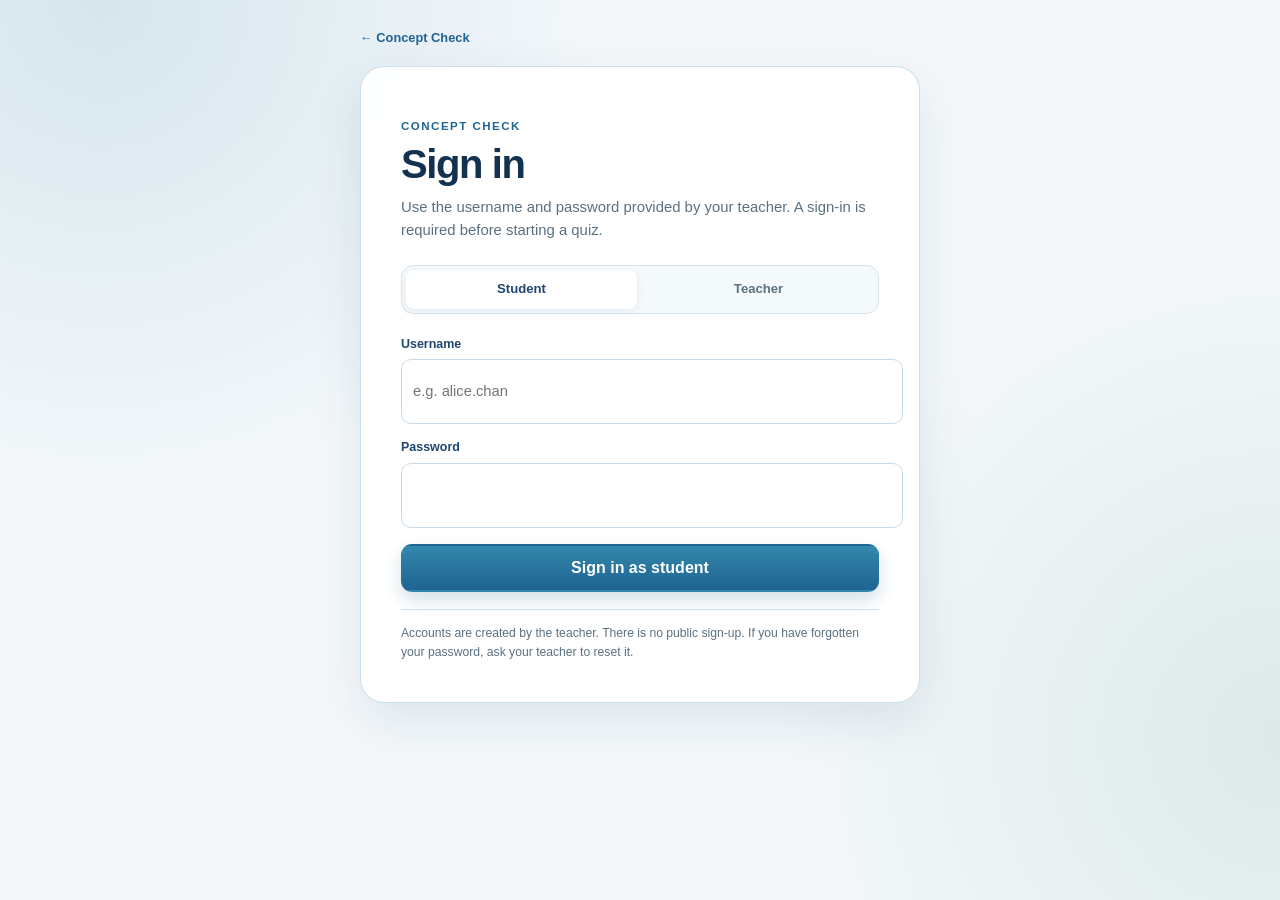
<file: concept-check/RS_HKDSE_M_Mechanics_TF_Quiz.html>
<!DOCTYPE html>
<html lang="en">
<head>
    <meta charset="UTF-8">
    <meta name="viewport" content="width=device-width, initial-scale=1.0">
    <title>True/False Quiz | Take 5 minutes break!</title>
    <style>
        :root {
            --navy: #12324f;
            --navy-2: #1e466e;
            --blue: #2c7da0;
            --blue-dark: #1f6392;
            --blue-soft: #edf6fb;
            --teal: #1e6f5c;
            --teal-soft: #e9f6f2;
            --gold: #f4b942;
            --bg: #f4f8fb;
            --surface: #ffffff;
            --ink: #1e2a3a;
            --muted: #5b7180;
            --border: #d7e4ee;
            --correct: #177245;
            --correct-bg: #e8f7ee;
            --wrong: #b42318;
            --wrong-bg: #fdecec;
            --shadow: 0 18px 50px rgba(21, 63, 92, 0.10);
            --radius: 22px;
        }

        * {
            box-sizing: border-box;
        }

        [hidden] {
            display: none !important;
        }

        html {
            scroll-behavior: smooth;
        }

        body {
            margin: 0;
            min-height: 100vh;
            background:
                radial-gradient(circle at 8% 0%, rgba(44, 125, 160, 0.14), transparent 34%),
                radial-gradient(circle at 100% 82%, rgba(30, 111, 92, 0.10), transparent 32%),
                var(--bg);
            color: var(--ink);
            font-family: "Segoe UI", Roboto, Helvetica, Arial, sans-serif;
            line-height: 1.55;
        }

        button {
            font: inherit;
        }

        .shell {
            width: min(920px, calc(100% - 32px));
            margin: 0 auto;
            padding: 34px 0 46px;
        }

        .top-nav {
            display: flex;
            align-items: center;
            justify-content: space-between;
            gap: 14px;
            margin-bottom: 10px;
        }

        .back-link {
            display: inline-flex;
            align-items: center;
            gap: 6px;
            padding: 5px 9px;
            border-radius: 8px;
            color: var(--blue-dark);
            font-size: 0.78rem;
            font-weight: 750;
            text-decoration: none;
        }

        .back-link:hover {
            background: rgba(255, 255, 255, 0.7);
            text-decoration: underline;
            text-underline-offset: 3px;
        }

        .back-link:focus-visible {
            outline: 3px solid rgba(44, 125, 160, 0.42);
            outline-offset: 2px;
        }

        .hero {
            text-align: center;
            margin: 4px auto 24px;
            max-width: 760px;
        }

        .eyebrow {
            margin: 0 0 8px;
            color: var(--blue-dark);
            font-size: 0.76rem;
            font-weight: 800;
            letter-spacing: 0.14em;
            text-transform: uppercase;
        }

        .hero h1 {
            margin: 0;
            color: var(--navy);
            font-size: clamp(2rem, 5vw, 3.25rem);
            letter-spacing: -0.035em;
            line-height: 1.05;
        }

        .hero-copy {
            margin: 14px auto 0;
            max-width: 650px;
            color: var(--muted);
            font-size: clamp(0.98rem, 2vw, 1.08rem);
        }

        .source-pills {
            display: flex;
            justify-content: center;
            flex-wrap: wrap;
            gap: 8px;
            margin-top: 16px;
        }

        .source-pill {
            display: inline-flex;
            align-items: center;
            padding: 5px 11px;
            border: 1px solid #c7dfea;
            border-radius: 999px;
            background: rgba(255, 255, 255, 0.72);
            color: var(--blue-dark);
            font-size: 0.78rem;
            font-weight: 700;
        }

        .panel {
            background: rgba(255, 255, 255, 0.95);
            border: 1px solid rgba(199, 223, 234, 0.9);
            border-radius: var(--radius);
            box-shadow: var(--shadow);
            padding: clamp(22px, 4.2vw, 42px);
            scroll-margin-top: 18px;
        }

        .start-panel {
            max-width: 760px;
            margin: 0 auto;
        }

        .start-panel h2 {
            margin: 0;
            color: var(--navy);
            font-size: clamp(1.35rem, 3vw, 1.9rem);
            letter-spacing: -0.02em;
        }

        .start-copy {
            margin: 12px 0 0;
            color: var(--muted);
        }

        .stat-grid {
            display: grid;
            grid-template-columns: repeat(2, 1fr);
            gap: 12px;
            margin: 26px 0;
        }

        .stat {
            padding: 15px 12px;
            border: 1px solid var(--border);
            border-radius: 15px;
            background: linear-gradient(180deg, #ffffff, #f7fbfd);
            text-align: center;
        }

        .stat strong {
            display: block;
            color: var(--blue-dark);
            font-size: 1.5rem;
            line-height: 1.1;
        }

        .stat span {
            display: block;
            margin-top: 4px;
            color: var(--muted);
            font-size: 0.8rem;
            font-weight: 600;
        }

        .start-note {
            display: flex;
            gap: 10px;
            align-items: flex-start;
            margin: 0 0 24px;
            padding: 13px 15px;
            border-radius: 13px;
            background: #fff8e7;
            border: 1px solid #f3dfae;
            color: #6b5314;
            font-size: 0.92rem;
        }

        .start-note strong {
            color: #5a4510;
        }

        .btn {
            display: inline-flex;
            align-items: center;
            justify-content: center;
            gap: 9px;
            min-height: 48px;
            padding: 11px 22px;
            border: 2px solid transparent;
            border-radius: 13px;
            cursor: pointer;
            font-weight: 800;
            letter-spacing: 0.01em;
            text-decoration: none;
            transition: transform 160ms ease, box-shadow 160ms ease, background 160ms ease, border-color 160ms ease;
        }

        .btn:hover {
            transform: translateY(-1px);
        }

        .btn:active {
            transform: translateY(0);
        }

        .btn:focus-visible,
        .answer-btn:focus-visible {
            outline: 3px solid rgba(44, 125, 160, 0.42);
            outline-offset: 3px;
        }

        .btn-primary {
            background: linear-gradient(180deg, #3388ac, var(--blue-dark));
            color: #ffffff;
            box-shadow: 0 10px 22px rgba(31, 99, 146, 0.24);
        }

        .btn-primary:hover {
            box-shadow: 0 13px 27px rgba(31, 99, 146, 0.30);
        }

        .btn-secondary {
            background: #ffffff;
            border-color: var(--border);
            color: var(--navy-2);
        }

        .btn-secondary:hover {
            border-color: #aacbdb;
            background: #f8fcfe;
        }

        .start-action {
            display: flex;
            justify-content: center;
        }

        .quiz-top {
            display: flex;
            align-items: center;
            justify-content: space-between;
            gap: 14px;
        }

        .topic-badge {
            display: inline-flex;
            align-items: center;
            min-height: 31px;
            padding: 5px 12px;
            border-radius: 999px;
            background: var(--blue-soft);
            color: var(--blue-dark);
            font-size: 0.78rem;
            font-weight: 800;
            letter-spacing: 0.02em;
        }

        .topic-badge[data-topic="force"] {
            background: var(--teal-soft);
            color: var(--teal);
        }

        .progress-text {
            color: var(--muted);
            font-size: 0.82rem;
            font-weight: 700;
        }

        .progress-track {
            height: 8px;
            overflow: hidden;
            margin: 15px 0 28px;
            border-radius: 999px;
            background: #e4eef5;
        }

        .progress-fill {
            display: block;
            width: 5%;
            height: 100%;
            border-radius: inherit;
            background: linear-gradient(90deg, var(--blue), #45a7a0);
            transition: width 260ms ease;
        }

        .question-card {
            animation: question-in 260ms ease both;
        }

        @keyframes question-in {
            from {
                opacity: 0;
                transform: translateY(7px);
            }
            to {
                opacity: 1;
                transform: translateY(0);
            }
        }

        .question-label {
            margin: 0 0 10px;
            color: var(--muted);
            font-size: 0.82rem;
            font-weight: 800;
            letter-spacing: 0.09em;
            text-transform: uppercase;
        }

        .question-text {
            margin: 0;
            color: var(--navy);
            font-size: clamp(1.24rem, 2.8vw, 1.68rem);
            font-weight: 650;
            letter-spacing: -0.015em;
            line-height: 1.4;
            text-wrap: pretty;
        }

        .question-text:focus,
        .results-heading:focus,
        .feedback:focus {
            outline: none;
        }

        .answers {
            display: grid;
            grid-template-columns: 1fr 1fr;
            gap: 14px;
            margin-top: 27px;
        }

        .answer-btn {
            display: flex;
            align-items: center;
            gap: 13px;
            min-height: 86px;
            padding: 15px 17px;
            border: 2px solid var(--border);
            border-radius: 17px;
            background: #ffffff;
            color: var(--navy-2);
            cursor: pointer;
            text-align: left;
            transition: transform 150ms ease, border-color 150ms ease, box-shadow 150ms ease, background 150ms ease, opacity 150ms ease;
        }

        .answer-btn:hover:not(:disabled) {
            transform: translateY(-2px);
            border-color: #8ec2d8;
            box-shadow: 0 9px 20px rgba(31, 99, 146, 0.10);
        }

        .answer-btn:disabled {
            cursor: default;
            opacity: 1;
        }

        .answer-key {
            display: grid;
            flex: 0 0 auto;
            place-items: center;
            width: 43px;
            height: 43px;
            border-radius: 11px;
            background: var(--blue-soft);
            color: var(--blue-dark);
            font-size: 1.15rem;
            font-weight: 900;
        }

        .answer-copy strong {
            display: block;
            font-size: 1.04rem;
            line-height: 1.2;
        }

        .answer-copy small {
            display: block;
            margin-top: 3px;
            color: var(--muted);
            font-size: 0.76rem;
        }

        .answer-btn.correct {
            border-color: var(--correct);
            background: var(--correct-bg);
            color: #0f5734;
            box-shadow: 0 0 0 1px rgba(23, 114, 69, 0.10);
        }

        .answer-btn.correct .answer-key {
            background: var(--correct);
            color: #ffffff;
        }

        .answer-btn.wrong {
            border-color: var(--wrong);
            background: var(--wrong-bg);
            color: #8e1c14;
        }

        .answer-btn.wrong .answer-key {
            background: var(--wrong);
            color: #ffffff;
        }

        .answer-btn.dimmed {
            opacity: 0.48;
        }

        .feedback {
            margin-top: 24px;
            padding: 18px 19px;
            border: 1px solid transparent;
            border-left-width: 6px;
            border-radius: 15px;
            animation: feedback-in 220ms ease both;
        }

        .feedback.correct {
            border-color: #bde5cb;
            border-left-color: var(--correct);
            background: var(--correct-bg);
        }

        .feedback.wrong {
            border-color: #f3c7c4;
            border-left-color: var(--wrong);
            background: var(--wrong-bg);
        }

        @keyframes feedback-in {
            from {
                opacity: 0;
                transform: translateY(5px);
            }
            to {
                opacity: 1;
                transform: translateY(0);
            }
        }

        .feedback-head {
            display: flex;
            align-items: flex-start;
            gap: 12px;
        }

        .feedback-icon {
            display: grid;
            flex: 0 0 auto;
            place-items: center;
            width: 34px;
            height: 34px;
            border-radius: 50%;
            font-size: 1.05rem;
            font-weight: 900;
            line-height: 1;
        }

        .feedback.correct .feedback-icon {
            background: var(--correct);
            color: #ffffff;
        }

        .feedback.wrong .feedback-icon {
            background: var(--wrong);
            color: #ffffff;
        }

        .feedback-verdict {
            margin: 0 0 1px;
            font-size: 0.76rem;
            font-weight: 900;
            letter-spacing: 0.1em;
            text-transform: uppercase;
        }

        .feedback.correct .feedback-verdict {
            color: var(--correct);
        }

        .feedback.wrong .feedback-verdict {
            color: var(--wrong);
        }

        .feedback h3 {
            margin: 0;
            color: var(--ink);
            font-size: 1rem;
        }

        .feedback-explanation {
            margin: 13px 0 0;
            color: #344b5c;
            font-size: 0.95rem;
        }

        .source-tag {
            margin: 11px 0 0;
            color: var(--muted);
            font-size: 0.78rem;
            font-weight: 650;
        }

        .quiz-actions {
            display: flex;
            justify-content: flex-end;
            margin-top: 21px;
        }

        .keyboard-hint {
            margin: 20px 0 0;
            color: #7b8f9b;
            font-size: 0.76rem;
            text-align: center;
        }

        kbd {
            display: inline-block;
            min-width: 1.5em;
            padding: 1px 5px;
            border: 1px solid #cfdde6;
            border-bottom-width: 2px;
            border-radius: 5px;
            background: #ffffff;
            color: #4b6474;
            font-family: inherit;
            font-size: 0.72rem;
            font-weight: 700;
            line-height: 1.4;
            text-align: center;
        }

        .results-panel {
            max-width: 820px;
            margin: 0 auto;
        }

        .score-hero {
            display: flex;
            align-items: center;
            gap: clamp(22px, 5vw, 42px);
        }

        .score-ring {
            --pct: 0;
            display: grid;
            flex: 0 0 auto;
            place-items: center;
            width: 154px;
            height: 154px;
            border-radius: 50%;
            background: conic-gradient(var(--blue) calc(var(--pct) * 1%), #e2edf5 0);
            box-shadow: inset 0 0 0 1px rgba(44, 125, 160, 0.08);
        }

        .score-ring-inner {
            display: flex;
            flex-direction: column;
            align-items: center;
            justify-content: center;
            width: calc(100% - 20px);
            height: calc(100% - 20px);
            border-radius: 50%;
            background: #ffffff;
            box-shadow: 0 2px 10px rgba(21, 63, 92, 0.08);
        }

        .score-number {
            color: var(--navy);
            font-size: 2.35rem;
            font-weight: 850;
            letter-spacing: -0.04em;
            line-height: 1;
        }

        .score-denom {
            margin-top: 5px;
            color: var(--muted);
            font-size: 0.75rem;
            font-weight: 700;
        }

        .score-copy {
            min-width: 0;
        }

        .score-copy .eyebrow {
            margin-bottom: 5px;
        }

        .results-heading {
            margin: 0;
            color: var(--navy);
            font-size: clamp(1.5rem, 3.2vw, 2.1rem);
            letter-spacing: -0.025em;
            line-height: 1.15;
        }

        .score-percent {
            display: inline-block;
            margin: 10px 0 0;
            padding: 4px 10px;
            border-radius: 999px;
            background: var(--blue-soft);
            color: var(--blue-dark);
            font-size: 0.8rem;
            font-weight: 800;
        }

        .results-message {
            margin: 10px 0 0;
            color: var(--muted);
            font-size: 0.94rem;
        }

        .topic-results {
            display: grid;
            grid-template-columns: 1fr 1fr;
            gap: 13px;
            margin-top: 28px;
        }

        .topic-results.single-topic {
            grid-template-columns: 1fr;
        }

        .topic-result {
            padding: 16px;
            border: 1px solid var(--border);
            border-radius: 14px;
            background: #fbfdff;
        }

        .topic-result-top {
            display: flex;
            align-items: baseline;
            justify-content: space-between;
            gap: 12px;
            margin-bottom: 9px;
        }

        .topic-result-top span {
            color: var(--muted);
            font-size: 0.82rem;
            font-weight: 700;
        }

        .topic-result-top strong {
            color: var(--navy-2);
            font-size: 1.02rem;
        }

        .mini-track {
            height: 6px;
            overflow: hidden;
            border-radius: 999px;
            background: #e2edf5;
        }

        .mini-track span {
            display: block;
            height: 100%;
            border-radius: inherit;
            background: linear-gradient(90deg, var(--blue), #45a7a0);
        }

        .review-section {
            margin-top: 30px;
            padding-top: 24px;
            border-top: 1px solid var(--border);
        }

        .review-header h3 {
            margin: 0;
            color: var(--navy);
            font-size: 1.08rem;
        }

        .review-header p {
            margin: 4px 0 0;
            color: var(--muted);
            font-size: 0.83rem;
        }

        .review-list {
            display: grid;
            gap: 11px;
            margin-top: 15px;
        }

        .review-item {
            padding: 15px 16px;
            border: 1px solid #f0cfcc;
            border-left: 4px solid var(--wrong);
            border-radius: 12px;
            background: #fffafa;
        }

        .review-item h4 {
            margin: 0;
            color: var(--ink);
            font-size: 0.91rem;
            line-height: 1.45;
        }

        .review-answer {
            margin: 7px 0 0;
            color: #8e1c14;
            font-size: 0.78rem;
            font-weight: 800;
        }

        .review-explanation {
            margin: 7px 0 0;
            color: #405667;
            font-size: 0.84rem;
        }

        .review-item .source-tag {
            margin-top: 7px;
        }

        .perfect-state {
            display: flex;
            gap: 14px;
            align-items: center;
            margin-top: 15px;
            padding: 18px;
            border: 1px solid #bde5cb;
            border-radius: 14px;
            background: var(--correct-bg);
        }

        .perfect-state .perfect-icon {
            display: grid;
            flex: 0 0 auto;
            place-items: center;
            width: 42px;
            height: 42px;
            border-radius: 50%;
            background: var(--correct);
            color: #ffffff;
            font-size: 1.2rem;
            font-weight: 900;
        }

        .perfect-state strong {
            display: block;
            color: #0f5734;
        }

        .perfect-state p {
            margin: 2px 0 0;
            color: #326b4f;
            font-size: 0.86rem;
        }

        .results-actions {
            display: flex;
            justify-content: flex-end;
            gap: 10px;
            margin-top: 25px;
        }

        .site-footer {
            margin-top: 24px;
            color: #748995;
            font-size: 0.75rem;
            text-align: center;
        }

        .site-footer a {
            color: var(--blue-dark);
            font-weight: 700;
            text-decoration: none;
            text-underline-offset: 2px;
        }

        .site-footer a:hover {
            text-decoration: underline;
        }

        @media (max-width: 650px) {
            .shell {
                width: min(100% - 22px, 920px);
                padding-top: 24px;
            }

            .hero {
                margin-bottom: 18px;
            }

            .stat-grid {
                grid-template-columns: 1fr;
            }

            .stat {
                display: flex;
                align-items: center;
                justify-content: space-between;
                padding: 12px 14px;
                text-align: left;
            }

            .stat span {
                margin-top: 0;
            }

            .answers {
                grid-template-columns: 1fr;
            }

            .answer-btn {
                min-height: 74px;
            }

            .score-hero {
                flex-direction: column;
                align-items: flex-start;
            }

            .score-ring {
                width: 136px;
                height: 136px;
            }

            .topic-results {
                grid-template-columns: 1fr;
            }

            .feedback {
                padding: 16px;
            }

            .quiz-actions,
            .results-actions {
                justify-content: stretch;
            }

            .quiz-actions .btn,
            .results-actions .btn {
                width: 100%;
            }

            .results-actions {
                flex-direction: column;
            }

            .keyboard-hint {
                display: none;
            }
        }

        @media (prefers-reduced-motion: reduce) {
            html {
                scroll-behavior: auto;
            }

            *,
            *::before,
            *::after {
                animation-duration: 0.001ms !important;
                animation-iteration-count: 1 !important;
                transition-duration: 0.001ms !important;
            }
        }
    </style>
    <link rel="stylesheet" href="auth.css">
</head>
<body>
    <div class="shell">
        <nav class="top-nav" aria-label="Site navigation">
            <a class="back-link" href="index.html"><span aria-hidden="true">&larr;</span> All topics</a>
            <div class="account-slot" data-account-bar></div>
        </nav>

        <header class="hero">
            <p class="eyebrow" id="hero-eyebrow">HKDSE Physics &middot; Kinematics</p>
            <h1>True or False?</h1>
            <p class="hero-copy" id="hero-copy">
                Ten misconception-focused statements on kinematics. Answer one at a time and use
                the feedback to sharpen your understanding.
            </p>
            <div class="source-pills" aria-label="Topic covered">
                <span class="source-pill" id="hero-pill">Kinematics</span>
            </div>
        </header>

        <main>
            <section id="start-screen" class="panel start-panel" aria-labelledby="start-heading">
                <h2 id="start-heading">Kinematics Challenge</h2>
                <p class="start-copy" id="start-copy">
                    Each question targets a definition, graph interpretation, or common exam mistake.
                    You will see the correct answer and a short explanation immediately after choosing.
                </p>

                <div class="stat-grid" aria-label="Quiz details">
                    <div class="stat">
                        <strong id="stat-questions">10</strong>
                        <span>questions</span>
                    </div>
                    <div class="stat">
                        <strong id="stat-topic">1</strong>
                        <span>topic</span>
                    </div>
                </div>

                <p class="start-note">
                    <span aria-hidden="true">&#128161;</span>
                    <span><strong>Tip:</strong> Read each statement carefully. Some look true until one key word changes the physics.</span>
                </p>

                <div class="start-action">
                    <button type="button" class="btn btn-primary" id="start-btn" disabled>Checking sign-in&hellip;</button>
                </div>
            </section>

            <section id="quiz-screen" class="panel quiz-panel" aria-labelledby="question-text" hidden>
                <div class="quiz-top">
                    <span class="topic-badge" id="topic-badge">Kinematics</span>
                    <span class="progress-text" id="progress-text">Question 1 of 10</span>
                </div>

                <div class="progress-track" id="progress-track" role="progressbar" aria-label="Quiz progress" aria-valuemin="1" aria-valuemax="10" aria-valuenow="1">
                    <span class="progress-fill" id="progress-fill"></span>
                </div>

                <div class="question-card">
                    <p class="question-label">Decide whether the statement is true or false</p>
                    <h2 class="question-text" id="question-text" tabindex="-1"></h2>

                    <div class="answers" role="group" aria-label="Answer choices">
                        <button type="button" class="answer-btn" data-answer="true">
                            <span class="answer-key" aria-hidden="true">T</span>
                            <span class="answer-copy">
                                <strong>True</strong>
                                <small>The statement is correct</small>
                            </span>
                        </button>
                        <button type="button" class="answer-btn" data-answer="false">
                            <span class="answer-key" aria-hidden="true">F</span>
                            <span class="answer-copy">
                                <strong>False</strong>
                                <small>The statement is incorrect</small>
                            </span>
                        </button>
                    </div>

                    <div class="feedback" id="feedback" tabindex="-1" aria-live="polite" aria-atomic="true" hidden>
                        <div class="feedback-head">
                            <span class="feedback-icon" id="feedback-icon" aria-hidden="true"></span>
                            <div>
                                <p class="feedback-verdict" id="feedback-verdict"></p>
                                <h3 id="feedback-title"></h3>
                            </div>
                        </div>
                        <p class="feedback-explanation" id="feedback-explanation"></p>
                        <p class="source-tag" id="feedback-source"></p>
                    </div>

                    <div class="quiz-actions">
                        <button type="button" class="btn btn-primary" id="next-btn" hidden>Next question &rarr;</button>
                    </div>
                </div>

                <p class="keyboard-hint">
                    Keyboard: <kbd>1</kbd> / <kbd>T</kbd> for True &middot; <kbd>2</kbd> / <kbd>F</kbd> for False &middot; <kbd>Enter</kbd> for Next
                </p>
            </section>

            <section id="results-screen" class="panel results-panel" aria-labelledby="results-heading" hidden>
                <div class="score-hero">
                    <div class="score-ring" id="score-ring" aria-hidden="true">
                        <div class="score-ring-inner">
                            <span class="score-number" id="score-number">0</span>
                            <span class="score-denom" id="score-denom">out of 10</span>
                        </div>
                    </div>
                    <div class="score-copy">
                        <p class="eyebrow">Quiz complete</p>
                        <h2 class="results-heading" id="results-heading" tabindex="-1">Results</h2>
                        <p class="score-percent" id="score-percent">0%</p>
                        <p class="results-message" id="results-message"></p>
                    </div>
                </div>

                <div class="topic-results single-topic" id="topic-results" aria-label="Score by topic"></div>

                <div class="save-status" id="save-status" aria-live="polite" hidden>
                    <span id="save-status-text"></span>
                    <button type="button" class="save-retry" id="save-retry-btn" hidden>Retry</button>
                </div>

                <section class="review-section" aria-labelledby="review-heading">
                    <div class="review-header">
                        <h3 id="review-heading">Review your misses</h3>
                        <p id="review-description">Revisit the statements you answered incorrectly, then try the quiz again.</p>
                    </div>
                    <div class="review-list" id="review-list"></div>
                </section>

                <div class="results-actions">
                    <a class="btn btn-secondary" href="index.html">All topics</a>
                    <button type="button" class="btn btn-primary" id="retry-btn">Try again</button>
                </div>
            </section>
        </main>

        <footer class="site-footer">
            <a href="index.html">All topics</a> &middot;
            Content based on the <a id="summary-link" href="RS_HKDSE_M_Kinematics.html">Kinematics</a> revision summary.
        </footer>
    </div>

    <script src="vendor/supabase-js.min.js"></script>
    <script src="supabase-config.js"></script>
    <script src="auth-client.js"></script>
    <script>
        const QUESTION_BANK = {
            kinematics: [
            {
                id: "K1",
                topic: "kinematics",
                statement: "Distance is a vector quantity because it has direction.",
                answer: false,
                explanation: "Distance is a scalar: it is the total path length. Displacement is the vector quantity because it has both magnitude and direction.",
                source: "Kinematics \u00a71"
            },
            {
                id: "K2",
                topic: "kinematics",
                statement: "A runner who completes one full lap and stops at the starting point has an average velocity of zero for the lap.",
                answer: true,
                explanation: "The runner's net displacement is zero, so average velocity = displacement / time = 0. The average speed is not zero because the runner covered the whole track.",
                source: "Kinematics \u00a72"
            },
            {
                id: "K3",
                topic: "kinematics",
                statement: "The slope of a displacement-time graph gives velocity.",
                answer: true,
                explanation: "Slope = velocity. For a curved displacement-time graph, the tangent's slope gives the instantaneous velocity.",
                source: "Kinematics \u00a73.1"
            },
            {
                id: "K4",
                topic: "kinematics",
                statement: "The area under a velocity-time graph gives acceleration.",
                answer: false,
                explanation: "The area under a velocity-time graph gives displacement, while the slope gives acceleration. Signed area gives net displacement; total area gives distance.",
                source: "Kinematics \u00a73.2"
            },
            {
                id: "K5",
                topic: "kinematics",
                statement: "If two velocity-time graphs cross, the two objects must be at the same position at that instant.",
                answer: false,
                explanation: "Crossing velocity-time graphs mean the objects have the same velocity at that instant. It does not tell us that their positions are equal.",
                source: "Kinematics \u00a73.2"
            },
            {
                id: "K6",
                topic: "kinematics",
                statement: "At the highest point of a ball thrown vertically upward, both velocity and acceleration are zero.",
                answer: false,
                explanation: "Velocity is momentarily zero at the top, but acceleration is still 9.81 m s\u207b\u00b2 downward. Gravity does not switch off at the highest point.",
                source: "Kinematics \u00a75"
            },
            {
                id: "K7",
                topic: "kinematics",
                statement: "For an object released from rest and falling freely, the distances travelled in successive equal time intervals follow the ratio 1:3:5:7\u2026",
                answer: true,
                explanation: "This is the standard pattern for uniform acceleration from rest. It is a useful check when analysing ticker-tape or light-gate data.",
                source: "Kinematics \u00a78"
            },
            {
                id: "K8",
                topic: "kinematics",
                statement: "The suvat equations can be used even when acceleration is changing.",
                answer: false,
                explanation: "The suvat equations require constant acceleration. If acceleration changes, use graph methods or split the motion into intervals with different constant accelerations.",
                source: "Kinematics \u00a74"
            },
            {
                id: "K9",
                topic: "kinematics",
                statement: "An object with uniform acceleration has a straight-line velocity-time graph.",
                answer: true,
                explanation: "Uniform acceleration means the velocity-time slope is constant, so the graph is a straight line.",
                source: "Kinematics \u00a73.2"
            },
            {
                id: "K10",
                topic: "kinematics",
                statement: "A negative acceleration does not necessarily mean that the object is slowing down.",
                answer: true,
                explanation: "A negative acceleration simply points in the negative direction. If velocity is also negative, the object speeds up; if velocity is positive, it slows down.",
                source: "Kinematics \u00a74 and \u00a710"
            }
            ],
            force: [
            {
                id: "F1",
                topic: "force",
                statement: "Mass is a scalar measured in kilograms, while weight is a vector measured in newtons.",
                answer: true,
                explanation: "Mass measures inertia and stays the same everywhere. Weight is the gravitational force W = mg and changes when g changes.",
                source: "Force and Motion \u00a71"
            },
            {
                id: "F2",
                topic: "force",
                statement: "If the net force on an object is zero, the object must be at rest.",
                answer: false,
                explanation: "Zero net force means zero acceleration. The object could be at rest or moving with constant velocity.",
                source: "Force and Motion \u00a73.1"
            },
            {
                id: "F3",
                topic: "force",
                statement: "Action-reaction forces are equal and opposite, so they cancel each other out.",
                answer: false,
                explanation: "Action and reaction forces act on different objects. Because they do not act on the same object, they cannot cancel each other out.",
                source: "Force and Motion \u00a73.3"
            },
            {
                id: "F4",
                topic: "force",
                statement: "A book's weight and the normal force from the table on the book are an action-reaction pair.",
                answer: false,
                explanation: "Both forces act on the book, so they can balance but are not a third-law pair. The action-reaction pair is: the book pushes the table down, and the table pushes the book up.",
                source: "Force and Motion \u00a73.3"
            },
            {
                id: "F5",
                topic: "force",
                statement: "A free-body diagram should include only forces acting directly on the chosen object.",
                answer: true,
                explanation: "Include only forces acting on the object, not forces the object exerts on other things. If known, indicate the velocity direction beside the diagram to guide your sign convention.",
                source: "Force and Motion \u00a72"
            },
            {
                id: "F6",
                topic: "force",
                statement: "In a lift accelerating upward, the floor's normal force on a passenger is greater than the passenger's weight.",
                answer: true,
                explanation: "For upward acceleration: R - mg = ma, so R = m(g + a). The normal force is therefore greater than mg.",
                source: "Force and Motion \u00a75.2"
            },
            {
                id: "F7",
                topic: "force",
                statement: "On a smooth incline at angle \u03b8, the weight component parallel to the plane is mg cos \u03b8.",
                answer: false,
                explanation: "The component along the plane is mg sin \u03b8. The normal reaction is mg cos \u03b8.",
                source: "Force and Motion \u00a76"
            },
            {
                id: "F8",
                topic: "force",
                statement: "Friction always acts opposite to the direction of motion.",
                answer: false,
                explanation: "Friction opposes relative motion or the tendency of relative motion. Static friction can act in the direction of motion, such as the friction that lets you walk forward.",
                source: "Force and Motion \u00a710"
            },
            {
                id: "F9",
                topic: "force",
                statement: "A car towed at constant velocity has zero net force, so the towing force equals the total resistive force.",
                answer: true,
                explanation: "Constant velocity means a = 0. Therefore the net force is zero, so the towing force balances the total resistive force.",
                source: "Force and Motion \u00a75.1"
            },
            {
                id: "F10",
                topic: "force",
                statement: "For a fixed net force, doubling the mass halves the acceleration.",
                answer: true,
                explanation: "Since a = F / m, acceleration is inversely proportional to mass when the net force is fixed. Doubling m halves a.",
                source: "Force and Motion \u00a73.2 and \u00a79"
            }
            ]
        };

        const TOPICS = {
            kinematics: {
                label: "Kinematics",
                eyebrow: "HKDSE Physics \u00b7 Kinematics",
                summaryLabel: "Kinematics",
                summaryPath: "RS_HKDSE_M_Kinematics.html",
                intro: "Ten misconception-focused statements on kinematics. Answer one at a time and use the feedback to sharpen your understanding.",
                startCopy: "Each question targets a definition, graph interpretation, or common exam mistake in kinematics. You will see the correct answer and a short explanation immediately after choosing."
            },
            force: {
                label: "Force and Motion",
                eyebrow: "HKDSE Physics \u00b7 Force and Motion",
                summaryLabel: "Force and Motion",
                summaryPath: "RS_HKDSE_M_Force%20and%20Motion.html",
                intro: "Ten misconception-focused statements on forces and Newton's laws. Answer one at a time and use the feedback to sharpen your understanding.",
                startCopy: "Each question targets a definition, free-body diagram, or common exam mistake in force and motion. You will see the correct answer and a short explanation immediately after choosing."
            }
        };

        const requestedTopic = new URLSearchParams(window.location.search).get("topic");
        const activeTopic = Object.prototype.hasOwnProperty.call(TOPICS, requestedTopic)
            ? requestedTopic
            : "kinematics";
        const ACTIVE_TOPIC = TOPICS[activeTopic];
        const QUESTIONS = QUESTION_BANK[activeTopic];

        const state = {
            screen: "start",
            index: 0,
            answers: [],
            selected: null,
            answered: false,
            attemptId: null,
            currentAttempt: null
        };

        let authContext = null;

        const els = {
            startScreen: document.getElementById("start-screen"),
            quizScreen: document.getElementById("quiz-screen"),
            resultsScreen: document.getElementById("results-screen"),
            startBtn: document.getElementById("start-btn"),
            heroEyebrow: document.getElementById("hero-eyebrow"),
            heroCopy: document.getElementById("hero-copy"),
            heroPill: document.getElementById("hero-pill"),
            startHeading: document.getElementById("start-heading"),
            startCopy: document.getElementById("start-copy"),
            statQuestions: document.getElementById("stat-questions"),
            statTopic: document.getElementById("stat-topic"),
            summaryLink: document.getElementById("summary-link"),
            topicBadge: document.getElementById("topic-badge"),
            progressText: document.getElementById("progress-text"),
            progressTrack: document.getElementById("progress-track"),
            progressFill: document.getElementById("progress-fill"),
            questionText: document.getElementById("question-text"),
            answerButtons: Array.from(document.querySelectorAll(".answer-btn")),
            feedback: document.getElementById("feedback"),
            feedbackIcon: document.getElementById("feedback-icon"),
            feedbackVerdict: document.getElementById("feedback-verdict"),
            feedbackTitle: document.getElementById("feedback-title"),
            feedbackExplanation: document.getElementById("feedback-explanation"),
            feedbackSource: document.getElementById("feedback-source"),
            nextBtn: document.getElementById("next-btn"),
            scoreRing: document.getElementById("score-ring"),
            scoreNumber: document.getElementById("score-number"),
            scoreDenom: document.getElementById("score-denom"),
            scorePercent: document.getElementById("score-percent"),
            resultsHeading: document.getElementById("results-heading"),
            resultsMessage: document.getElementById("results-message"),
            topicResults: document.getElementById("topic-results"),
            reviewHeading: document.getElementById("review-heading"),
            reviewDescription: document.getElementById("review-description"),
            reviewList: document.getElementById("review-list"),
            retryBtn: document.getElementById("retry-btn"),
            saveStatus: document.getElementById("save-status"),
            saveStatusText: document.getElementById("save-status-text"),
            saveRetryBtn: document.getElementById("save-retry-btn")
        };

        const reduceMotion = window.matchMedia("(prefers-reduced-motion: reduce)");

        function applyTopicUI() {
            document.title = ACTIVE_TOPIC.label + " True/False Quiz | Take 5 minutes break!";
            els.heroEyebrow.textContent = ACTIVE_TOPIC.eyebrow;
            els.heroCopy.textContent = ACTIVE_TOPIC.intro;
            els.heroPill.textContent = ACTIVE_TOPIC.label;
            els.startHeading.textContent = ACTIVE_TOPIC.label + " Challenge";
            els.startCopy.textContent = ACTIVE_TOPIC.startCopy;
            els.statQuestions.textContent = String(QUESTIONS.length);
            els.statTopic.textContent = "1";
            els.startBtn.textContent = "Start " + ACTIVE_TOPIC.label + " quiz \u2192";
            els.summaryLink.textContent = ACTIVE_TOPIC.summaryLabel;
            els.summaryLink.href = ACTIVE_TOPIC.summaryPath;
            els.topicBadge.textContent = ACTIVE_TOPIC.label;
            els.topicBadge.dataset.topic = activeTopic;
            els.progressTrack.setAttribute("aria-valuemax", String(QUESTIONS.length));
        }

        function showScreen(screen) {
            state.screen = screen;
            els.startScreen.hidden = screen !== "start";
            els.quizScreen.hidden = screen !== "quiz";
            els.resultsScreen.hidden = screen !== "results";

            const activeScreen = screen === "quiz"
                ? els.quizScreen
                : screen === "results"
                    ? els.resultsScreen
                    : els.startScreen;

            const behavior = reduceMotion.matches ? "auto" : "smooth";

            if (typeof activeScreen.scrollIntoView === "function") {
                activeScreen.scrollIntoView({ behavior: behavior, block: "start" });
            } else {
                window.scrollTo({ top: 0, behavior: behavior });
            }
        }

        function resetAnswerButtons() {
            els.answerButtons.forEach((button) => {
                button.disabled = false;
                button.classList.remove("correct", "wrong", "dimmed");
                button.setAttribute("aria-pressed", "false");
            });
        }

        function renderQuestion() {
            const question = QUESTIONS[state.index];
            state.selected = null;
            state.answered = false;

            els.topicBadge.textContent = TOPICS[question.topic].label;
            els.topicBadge.dataset.topic = question.topic;
            els.progressText.textContent = "Question " + (state.index + 1) + " of " + QUESTIONS.length;
            els.progressTrack.setAttribute("aria-valuemax", String(QUESTIONS.length));
            els.progressTrack.setAttribute("aria-valuenow", String(state.index + 1));
            els.progressFill.style.width = (((state.index + 1) / QUESTIONS.length) * 100) + "%";
            els.questionText.textContent = question.statement;

            resetAnswerButtons();

            els.feedback.hidden = true;
            els.feedback.classList.remove("correct", "wrong");
            els.nextBtn.hidden = true;
            els.nextBtn.textContent = state.index === QUESTIONS.length - 1
                ? "See results \u2192"
                : "Next question \u2192";

            showScreen("quiz");
            els.questionText.focus({ preventScroll: true });
        }

        function chooseAnswer(selected) {
            if (state.answered) {
                return;
            }

            const question = QUESTIONS[state.index];
            const isCorrect = selected === question.answer;

            state.answered = true;
            state.selected = selected;
            state.answers.push({
                question: question,
                selected: selected,
                correct: isCorrect
            });

            els.answerButtons.forEach((button) => {
                const buttonValue = button.dataset.answer === "true";
                button.disabled = true;
                button.setAttribute("aria-pressed", buttonValue === selected ? "true" : "false");
                button.classList.remove("correct", "wrong", "dimmed");

                if (buttonValue === question.answer) {
                    button.classList.add("correct");
                } else if (buttonValue === selected) {
                    button.classList.add("wrong");
                } else {
                    button.classList.add("dimmed");
                }
            });

            els.feedback.classList.remove("correct", "wrong");
            els.feedback.classList.add(isCorrect ? "correct" : "wrong");
            els.feedbackIcon.textContent = isCorrect ? "\u2713" : "\u00d7";
            els.feedbackVerdict.textContent = isCorrect ? "Correct" : "Not quite";
            els.feedbackTitle.textContent = "Correct answer: " + (question.answer ? "True" : "False");
            els.feedbackExplanation.textContent = question.explanation;
            els.feedbackSource.textContent = "Source: " + question.source;
            els.feedback.hidden = false;
            els.nextBtn.hidden = false;
            els.feedback.focus({ preventScroll: true });
        }

        function nextQuestion() {
            if (!state.answered) {
                return;
            }

            if (state.index < QUESTIONS.length - 1) {
                state.index += 1;
                renderQuestion();
            } else {
                renderResults();
            }
        }

        function getResults() {
            const total = QUESTIONS.length;
            const score = state.answers.filter((answer) => answer.correct).length;
            const percent = Math.round((score / total) * 100);
            const topicScores = {
                [activeTopic]: {
                    score: score,
                    total: total
                }
            };

            return { total, score, percent, topicScores };
        }

        function createAttemptId() {
            if (window.crypto && typeof window.crypto.randomUUID === "function") {
                return window.crypto.randomUUID();
            }
            return "xxxxxxxx-xxxx-4xxx-yxxx-xxxxxxxxxxxx".replace(/[xy]/g, (character) => {
                const random = Math.floor(Math.random() * 16);
                const value = character === "x" ? random : (random & 0x3) | 0x8;
                return value.toString(16);
            });
        }

        function setSaveStatus(message, mode) {
            els.saveStatus.hidden = false;
            els.saveStatus.classList.remove("is-saving", "is-saved", "is-error");
            els.saveStatus.classList.add("is-" + mode);
            els.saveStatusText.textContent = message;
            els.saveRetryBtn.hidden = mode !== "error";
        }

        async function persistAttempt(attempt) {
            setSaveStatus("Saving progress...", "saving");
            try {
                const { error } = await ConceptCheckAuth.client
                    .from("concept_check_attempts")
                    .insert(attempt);

                if (error && error.code !== "23505") throw error;
                setSaveStatus("Progress saved to your account.", "saved");
            } catch (error) {
                setSaveStatus("Progress could not be saved. Check your connection and retry.", "error");
            }
        }

        async function saveAttempt(results) {
            if (!authContext) {
                setSaveStatus("Sign in required to save progress.", "error");
                return;
            }

            const attempt = {
                id: state.attemptId,
                class_id: authContext.classId,
                user_id: authContext.user.id,
                topic: activeTopic,
                score: results.score,
                total: results.total,
                answers: state.answers.map((answer) => ({
                    questionId: answer.question.id,
                    selected: answer.selected,
                    correct: answer.correct
                }))
            };

            state.currentAttempt = attempt;
            await persistAttempt(attempt);
        }

        function getResultsMessage(percent) {
            if (percent === 100) {
                return "Perfect score. You identified every misconception correctly.";
            }
            if (percent >= 85) {
                return "Excellent work. Review any missed statement to lock in the detail.";
            }
            if (percent >= 70) {
                return "Strong understanding. The review below highlights the ideas worth revisiting.";
            }
            if (percent >= 50) {
                return "A solid start. Use the explanations to connect each correction to the underlying physics.";
            }
            return "Keep building. Read each explanation carefully, then try the quiz again.";
        }

        function renderTopicResults(topicScores) {
            els.topicResults.replaceChildren();

            Object.entries(topicScores).forEach(([topicKey, result]) => {
                const meta = TOPICS[topicKey];
                const card = document.createElement("article");
                card.className = "topic-result";

                const top = document.createElement("div");
                top.className = "topic-result-top";

                const name = document.createElement("span");
                name.textContent = meta.label;

                const score = document.createElement("strong");
                score.textContent = result.score + "/" + result.total;

                const track = document.createElement("div");
                track.className = "mini-track";
                track.setAttribute("aria-hidden", "true");

                const fill = document.createElement("span");
                fill.style.width = ((result.score / result.total) * 100) + "%";

                top.append(name, score);
                track.append(fill);
                card.append(top, track);
                els.topicResults.append(card);
            });
        }

        function renderReview() {
            const missed = state.answers.filter((answer) => !answer.correct);
            els.reviewList.replaceChildren();

            if (missed.length === 0) {
                els.reviewHeading.textContent = "All correct";
                els.reviewDescription.textContent = "There are no missed statements to review. Try again to confirm your understanding.";
                const perfect = document.createElement("div");
                perfect.className = "perfect-state";

                const icon = document.createElement("span");
                icon.className = "perfect-icon";
                icon.setAttribute("aria-hidden", "true");
                icon.textContent = "\u2713";

                const copy = document.createElement("div");
                const title = document.createElement("strong");
                title.textContent = "No missed questions";
                const detail = document.createElement("p");
                detail.textContent = "You answered all " + QUESTIONS.length + " statements correctly. Try again to confirm your understanding.";

                copy.append(title, detail);
                perfect.append(icon, copy);
                els.reviewList.append(perfect);
                return;
            }

            els.reviewHeading.textContent = "Review your misses (" + missed.length + ")";
            els.reviewDescription.textContent = "Revisit the statements you answered incorrectly, then try the quiz again.";

            missed.forEach((answer) => {
                const item = document.createElement("article");
                item.className = "review-item";

                const statement = document.createElement("h4");
                statement.textContent = answer.question.id + ": " + answer.question.statement;

                const answerLine = document.createElement("p");
                answerLine.className = "review-answer";
                answerLine.textContent = "Your answer: " + (answer.selected ? "True" : "False") +
                    " \u00b7 Correct: " + (answer.question.answer ? "True" : "False");

                const explanation = document.createElement("p");
                explanation.className = "review-explanation";
                explanation.textContent = answer.question.explanation;

                const source = document.createElement("p");
                source.className = "source-tag";
                source.textContent = "Source: " + answer.question.source;

                item.append(statement, answerLine, explanation, source);
                els.reviewList.append(item);
            });
        }

        function renderResults() {
            const results = getResults();

            els.scoreRing.style.setProperty("--pct", String(results.percent));
            els.scoreNumber.textContent = String(results.score);
            els.scoreDenom.textContent = "out of " + results.total;
            els.scorePercent.textContent = results.percent + "%";
            els.resultsHeading.textContent = results.percent >= 85
                ? "Excellent work."
                : results.percent >= 70
                    ? "Strong understanding."
                    : results.percent >= 50
                        ? "A solid start."
                        : "Keep building.";
            els.resultsMessage.textContent = "You scored " + results.score + " out of " + results.total +
                ". " + getResultsMessage(results.percent);

            renderTopicResults(results.topicScores);
            renderReview();
            showScreen("results");
            saveAttempt(results);

            requestAnimationFrame(() => {
                els.resultsHeading.focus({ preventScroll: true });
            });
        }

        function startQuiz() {
            if (!authContext) return;

            state.index = 0;
            state.answers = [];
            state.selected = null;
            state.answered = false;
            state.attemptId = createAttemptId();
            state.currentAttempt = null;
            els.saveStatus.hidden = true;
            els.saveRetryBtn.hidden = true;
            renderQuestion();
        }

        async function initQuizAuth() {
            try {
                const context = await ConceptCheckAuth.requireStudent(window.location.pathname + window.location.search);
                if (!context) return;

                authContext = context;
                els.startBtn.disabled = false;
                els.startBtn.textContent = "Start " + ACTIVE_TOPIC.label + " quiz \u2192";
            } catch (error) {
                console.error(error);
                els.startBtn.textContent = "Sign-in unavailable";
            }
        }

        applyTopicUI();

        els.startBtn.addEventListener("click", startQuiz);
        els.retryBtn.addEventListener("click", startQuiz);
        els.nextBtn.addEventListener("click", nextQuestion);
        els.saveRetryBtn.addEventListener("click", () => {
            if (state.currentAttempt) {
                persistAttempt(state.currentAttempt);
            }
        });

        els.answerButtons.forEach((button) => {
            button.addEventListener("click", () => {
                chooseAnswer(button.dataset.answer === "true");
            });
        });

        document.addEventListener("keydown", (event) => {
            if (state.screen !== "quiz" || event.metaKey || event.ctrlKey || event.altKey) {
                return;
            }

            const key = event.key.toLowerCase();

            if (!state.answered && (key === "1" || key === "t")) {
                event.preventDefault();
                chooseAnswer(true);
                return;
            }

            if (!state.answered && (key === "2" || key === "f")) {
                event.preventDefault();
                chooseAnswer(false);
                return;
            }

            if (state.answered && key === "enter" && document.activeElement !== els.nextBtn) {
                event.preventDefault();
                nextQuestion();
            }
        });

        initQuizAuth();
    </script>
</body>
</html>
</file>
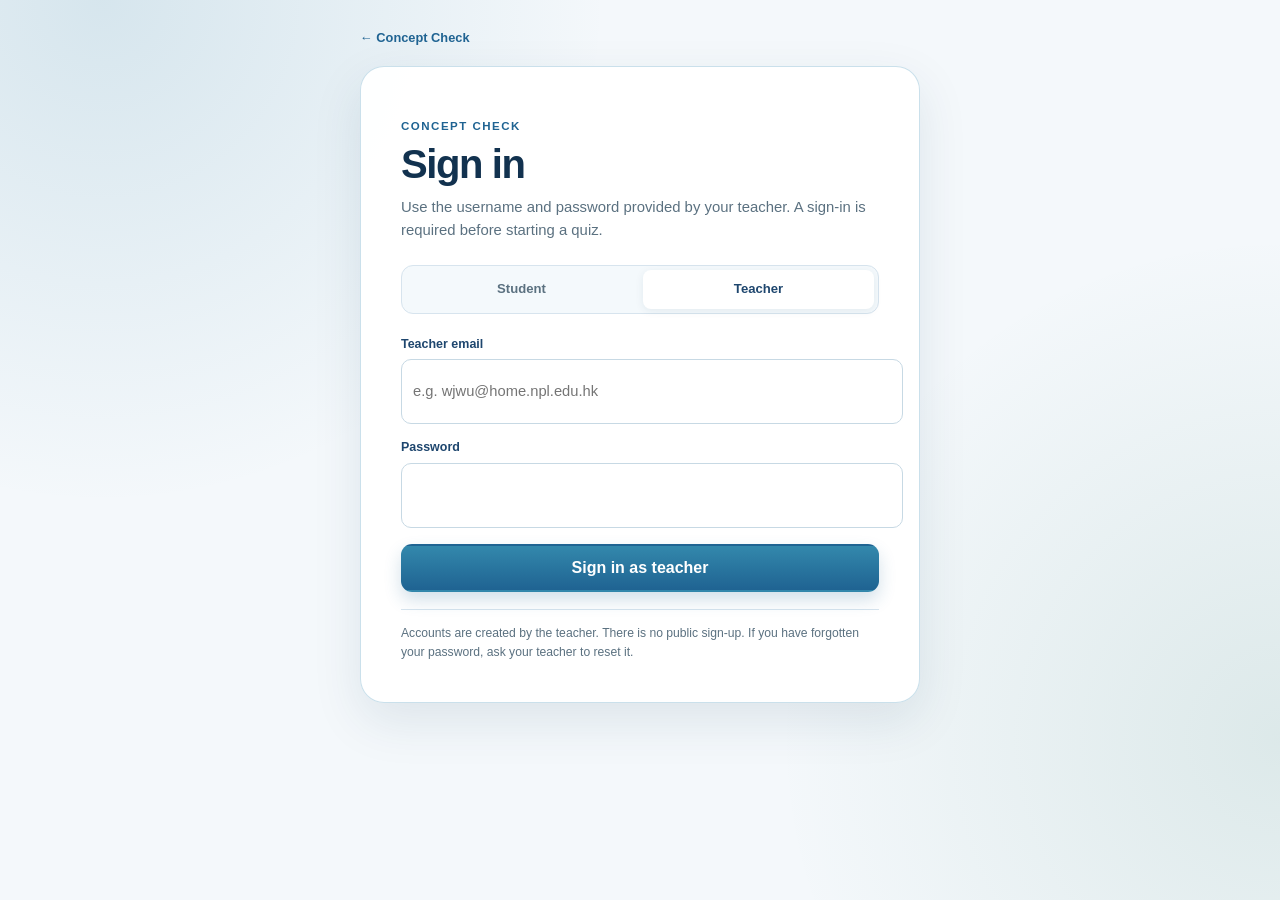
<file: concept-check/teacher.html>
<!DOCTYPE html>
<html lang="en">
<head>
    <meta charset="UTF-8">
    <meta name="viewport" content="width=device-width, initial-scale=1.0">
    <title>Teacher dashboard | Concept Check</title>
    <link rel="stylesheet" href="auth.css">
</head>
<body class="auth-page">
    <div class="auth-shell teacher-shell">
        <div class="auth-topbar">
            <a href="index.html">&larr; Concept Check</a>
            <div data-account-bar></div>
        </div>

        <header class="teacher-heading">
            <div>
                <p class="eyebrow" style="margin-bottom: 5px; color: var(--blue-dark); font-size: 0.72rem; font-weight: 800; letter-spacing: 0.13em; text-transform: uppercase;">Teacher</p>
                <h1>Class dashboard</h1>
                <p>Manage classes and accounts, then review account-synced quiz progress.</p>
            </div>
        </header>

        <p class="progress-loading" id="teacher-loading">Checking teacher account&hellip;</p>

        <main id="teacher-content" hidden>
            <div class="dashboard-grid">
                <section class="dashboard-card" aria-labelledby="class-heading">
                    <h2 id="class-heading">Class</h2>
                    <p>Select a class, or create the first class for this site. Class codes are for teacher reference only; students sign in with their username and password.</p>

                    <div class="class-picker">
                        <select id="class-select" aria-label="Select class"></select>
                        <span class="class-code" id="class-code-wrap" hidden>
                            <span id="class-code"></span>
                            <button class="copy-button" id="copy-code-button" type="button">Copy</button>
                        </span>
                    </div>

                    <form class="auth-form" id="create-class-form">
                        <div class="auth-field">
                            <label for="class-name">New class name</label>
                            <input id="class-name" name="class-name" type="text" placeholder="e.g. Class B" maxlength="80" required>
                        </div>
                        <button class="auth-submit" id="create-class-button" type="submit">Create class</button>
                    </form>
                </section>

                <section class="dashboard-card" aria-labelledby="import-heading">
                    <h2 id="import-heading">Import students</h2>
                    <p>CSV columns: <strong>display_name, username, default_password</strong>. The file is read locally and sent directly to the secure Edge Function.</p>

                    <form id="import-form">
                        <label class="file-drop">
                            <span>Student CSV file</span>
                            <input id="csv-file" type="file" accept=".csv,text/csv">
                        </label>
                        <p class="import-preview" id="import-preview">Choose a class and CSV file first.</p>
                        <button class="auth-submit" id="import-button" type="submit" disabled>Import students</button>
                    </form>
                    <div class="import-results" id="import-results" aria-live="polite"></div>
                </section>
            </div>

            <div class="dashboard-grid" style="margin-top: 16px;">
                <section class="dashboard-card" aria-labelledby="reset-heading">
                    <h2 id="reset-heading">Reset student password</h2>
                    <p>Set a new default password for a student in the selected class.</p>
                    <form class="auth-form" id="reset-password-form">
                        <div class="auth-field">
                            <label for="reset-student">Student</label>
                            <select id="reset-student" required></select>
                        </div>
                        <div class="auth-field">
                            <label for="reset-password">New default password</label>
                            <input id="reset-password" type="text" autocomplete="new-password" minlength="8" maxlength="128" required>
                        </div>
                        <button class="auth-submit" id="reset-password-button" type="submit" disabled>Reset password</button>
                    </form>
                    <p class="import-preview" id="reset-status" aria-live="polite"></p>
                </section>

                <section class="dashboard-card" aria-labelledby="summary-heading">
                    <h2 id="summary-heading">Class snapshot</h2>
                    <p>Account-synced results only. Guest attempts do not exist in this system.</p>
                    <div id="class-summary" class="progress-meta"></div>
                </section>
            </div>

            <h2 class="dashboard-section-title">Class progress</h2>
            <div class="dashboard-card">
                <div id="progress-table-container">
                    <p class="teacher-empty" id="progress-empty">Select a class to see student progress.</p>
                </div>
            </div>
        </main>
    </div>

    <script src="vendor/supabase-js.min.js"></script>
    <script src="supabase-config.js"></script>
    <script src="auth-client.js"></script>
    <script src="teacher.js"></script>
</body>
</html>
</file>
<file: concept-check/auth.css>
[hidden] {
    display: none !important;
}

:root {
    --navy: #12324f;
    --navy-2: #1e466e;
    --blue: #2c7da0;
    --blue-dark: #1f6392;
    --blue-soft: #edf6fb;
    --teal: #1e6f5c;
    --teal-dark: #175a4a;
    --teal-soft: #e9f6f2;
    --gold: #f4b942;
    --bg: #f4f8fb;
    --surface: #ffffff;
    --ink: #1e2a3a;
    --muted: #5b7180;
    --border: #d7e4ee;
    --correct: #177245;
    --correct-bg: #e8f7ee;
    --wrong: #b42318;
    --wrong-bg: #fdecec;
    --shadow: 0 18px 50px rgba(21, 63, 92, 0.10);
    --radius: 22px;
}

/* Account bar ------------------------------------------------------------ */

.home-topbar {
    display: flex;
    align-items: center;
    justify-content: space-between;
    gap: 16px;
    margin-bottom: 8px;
}

.home-brand {
    color: var(--blue-dark);
    font-size: 0.78rem;
    font-weight: 850;
    letter-spacing: 0.08em;
    text-decoration: none;
    text-transform: uppercase;
}

.home-brand:hover {
    text-decoration: underline;
    text-underline-offset: 3px;
}

.account-slot {
    display: flex;
    align-items: center;
    justify-content: flex-end;
    flex-wrap: wrap;
    gap: 7px;
    min-height: 31px;
    color: var(--muted);
    font-size: 0.78rem;
}

.account-signin,
.account-link {
    color: var(--blue-dark);
    font-weight: 750;
    text-decoration: none;
}

.account-signin:hover,
.account-link:hover {
    text-decoration: underline;
    text-underline-offset: 3px;
}

.account-chip {
    display: inline-flex;
    align-items: center;
    gap: 6px;
    padding: 4px 9px;
    border: 1px solid #c7dfea;
    border-radius: 999px;
    background: rgba(255, 255, 255, 0.76);
    color: var(--navy-2);
    font-weight: 750;
    max-width: 240px;
}

.account-chip span {
    overflow: hidden;
    text-overflow: ellipsis;
    white-space: nowrap;
}

.account-role {
    color: var(--muted);
    font-size: 0.66rem;
    font-weight: 800;
    letter-spacing: 0.06em;
    text-transform: uppercase;
}

.account-action {
    padding: 4px 8px;
    border: 0;
    border-radius: 7px;
    background: transparent;
    color: var(--muted);
    cursor: pointer;
    font: inherit;
    font-weight: 700;
}

.account-action:hover {
    background: rgba(255, 255, 255, 0.7);
    color: var(--navy-2);
}

.account-action:focus-visible,
.account-signin:focus-visible,
.account-link:focus-visible,
.home-brand:focus-visible {
    outline: 3px solid rgba(44, 125, 160, 0.35);
    outline-offset: 2px;
}

.signin-note {
    margin: 16px 0 9px;
    color: var(--muted);
    font-size: 0.71rem;
    font-weight: 650;
}

/* Progress panel --------------------------------------------------------- */

.progress-panel {
    margin-top: 22px;
    padding: clamp(20px, 3.5vw, 30px);
    border: 1px solid rgba(199, 223, 234, 0.94);
    border-radius: var(--radius);
    background: rgba(255, 255, 255, 0.96);
    box-shadow: var(--shadow);
}

.progress-heading {
    display: flex;
    align-items: flex-end;
    justify-content: space-between;
    gap: 16px;
}

.progress-heading h2 {
    margin: 0;
    color: var(--navy);
    font-size: clamp(1.15rem, 2.5vw, 1.5rem);
    letter-spacing: -0.02em;
}

.progress-heading p {
    margin: 5px 0 0;
    color: var(--muted);
    font-size: 0.84rem;
}

.progress-grid {
    display: grid;
    grid-template-columns: 1fr 1fr;
    gap: 12px;
    margin-top: 18px;
}

.progress-card {
    padding: 16px;
    border: 1px solid var(--border);
    border-radius: 14px;
    background: #fbfdff;
}

.progress-card.force {
    background: #f8fcfb;
}

.progress-card-head {
    display: flex;
    align-items: baseline;
    justify-content: space-between;
    gap: 10px;
}

.progress-card-head strong {
    color: var(--navy-2);
    font-size: 0.95rem;
}

.progress-best {
    color: var(--blue-dark);
    font-size: 1.3rem;
    font-weight: 850;
    letter-spacing: -0.03em;
}

.progress-card.force .progress-best {
    color: var(--teal);
}

.progress-best small {
    color: var(--muted);
    font-size: 0.68rem;
    font-weight: 700;
    letter-spacing: 0;
}

.progress-meta {
    display: flex;
    flex-wrap: wrap;
    gap: 5px 12px;
    margin-top: 8px;
    color: var(--muted);
    font-size: 0.76rem;
}

.progress-empty {
    display: flex;
    align-items: flex-start;
    gap: 10px;
    margin-top: 16px;
    padding: 14px;
    border: 1px dashed #c7dce8;
    border-radius: 12px;
    background: #fbfdff;
    color: var(--muted);
    font-size: 0.86rem;
}

.progress-empty a {
    color: var(--blue-dark);
    font-weight: 800;
}

.progress-note {
    margin: 13px 0 0;
    color: #7b8f9b;
    font-size: 0.72rem;
}

.progress-loading {
    margin-top: 16px;
    color: var(--muted);
    font-size: 0.84rem;
}

/* Login / teacher base --------------------------------------------------- */

body.auth-page {
    margin: 0;
    min-height: 100vh;
    background:
        radial-gradient(circle at 8% 0%, rgba(44, 125, 160, 0.15), transparent 34%),
        radial-gradient(circle at 100% 82%, rgba(30, 111, 92, 0.11), transparent 34%),
        var(--bg);
    color: var(--ink);
    font-family: "Segoe UI", Roboto, Helvetica, Arial, sans-serif;
    line-height: 1.55;
}

.auth-shell {
    width: min(1000px, calc(100% - 32px));
    margin: 0 auto;
    padding: 28px 0 42px;
}

.auth-shell.narrow {
    width: min(560px, calc(100% - 32px));
}

.auth-topbar {
    display: flex;
    align-items: center;
    justify-content: space-between;
    gap: 16px;
    margin-bottom: 18px;
}

.auth-topbar a {
    color: var(--blue-dark);
    font-size: 0.8rem;
    font-weight: 750;
    text-decoration: none;
}

.auth-topbar a:hover {
    text-decoration: underline;
    text-underline-offset: 3px;
}

.auth-card {
    padding: clamp(22px, 4.2vw, 40px);
    border: 1px solid rgba(199, 223, 234, 0.94);
    border-radius: 24px;
    background: rgba(255, 255, 255, 0.96);
    box-shadow: var(--shadow);
}

.auth-card h1 {
    margin: 0;
    color: var(--navy);
    font-size: clamp(1.7rem, 4vw, 2.5rem);
    letter-spacing: -0.035em;
    line-height: 1.08;
}

.auth-intro {
    margin: 10px 0 0;
    color: var(--muted);
    font-size: 0.93rem;
}

.auth-tabs {
    display: grid;
    grid-template-columns: 1fr 1fr;
    gap: 6px;
    margin: 23px 0 21px;
    padding: 4px;
    border: 1px solid var(--border);
    border-radius: 12px;
    background: #f4f9fc;
}

.auth-tab {
    padding: 9px 12px;
    border: 0;
    border-radius: 8px;
    background: transparent;
    color: var(--muted);
    cursor: pointer;
    font: inherit;
    font-size: 0.82rem;
    font-weight: 800;
}

.auth-tab[aria-selected="true"] {
    background: #ffffff;
    color: var(--navy-2);
    box-shadow: 0 2px 8px rgba(21, 63, 92, 0.08);
}

.auth-form {
    display: grid;
    gap: 14px;
}

.auth-field {
    display: grid;
    gap: 5px;
}

.auth-field label {
    color: var(--navy-2);
    font-size: 0.78rem;
    font-weight: 800;
}

.auth-field input {
    width: 100%;
    min-height: 45px;
    padding: 9px 11px;
    border: 1px solid #c7d9e4;
    border-radius: 10px;
    background: #ffffff;
    color: var(--ink);
    font: inherit;
    font-size: 0.92rem;
}

.auth-field input:focus {
    border-color: var(--blue);
    outline: 3px solid rgba(44, 125, 160, 0.16);
}

.auth-field small {
    color: var(--muted);
    font-size: 0.72rem;
}

.auth-submit {
    display: inline-flex;
    align-items: center;
    justify-content: center;
    min-height: 47px;
    margin-top: 2px;
    padding: 10px 18px;
    border: 2px solid transparent;
    border-radius: 11px;
    background: linear-gradient(180deg, #3388ac, var(--blue-dark));
    color: #ffffff;
    cursor: pointer;
    font: inherit;
    font-weight: 850;
    box-shadow: 0 8px 17px rgba(31, 99, 146, 0.20);
}

.auth-submit:hover {
    transform: translateY(-1px);
}

.auth-submit:disabled,
.btn:disabled {
    cursor: not-allowed;
    opacity: 0.55;
    transform: none;
}

.auth-submit:focus-visible {
    outline: 3px solid rgba(44, 125, 160, 0.42);
    outline-offset: 3px;
}

.auth-alert {
    margin: 0 0 16px;
    padding: 10px 12px;
    border: 1px solid #f1c5c1;
    border-radius: 10px;
    background: var(--wrong-bg);
    color: #8e1c14;
    font-size: 0.82rem;
}

.auth-help {
    margin: 17px 0 0;
    padding-top: 14px;
    border-top: 1px solid var(--border);
    color: var(--muted);
    font-size: 0.76rem;
}

.auth-hidden {
    display: none !important;
}

/* Teacher dashboard ------------------------------------------------------ */

.teacher-shell {
    width: min(1180px, calc(100% - 32px));
}

.teacher-heading {
    display: flex;
    align-items: flex-end;
    justify-content: space-between;
    gap: 16px;
    margin: 8px 0 20px;
}

.teacher-heading h1 {
    margin: 0;
    color: var(--navy);
    font-size: clamp(1.7rem, 4vw, 2.6rem);
    letter-spacing: -0.04em;
}

.teacher-heading p {
    margin: 5px 0 0;
    color: var(--muted);
    font-size: 0.9rem;
}

.dashboard-grid {
    display: grid;
    grid-template-columns: 0.85fr 1.15fr;
    gap: 16px;
    align-items: start;
}

.dashboard-card {
    padding: 20px;
    border: 1px solid rgba(199, 223, 234, 0.94);
    border-radius: 18px;
    background: rgba(255, 255, 255, 0.96);
    box-shadow: 0 10px 30px rgba(21, 63, 92, 0.07);
}

.dashboard-card h2 {
    margin: 0;
    color: var(--navy);
    font-size: 1rem;
}

.dashboard-card p {
    margin: 5px 0 14px;
    color: var(--muted);
    font-size: 0.8rem;
}

.dashboard-card .auth-form {
    gap: 10px;
}

.class-picker {
    display: flex;
    flex-wrap: wrap;
    gap: 8px;
    align-items: center;
    margin-bottom: 14px;
}

.class-picker select,
.dashboard-card select {
    min-height: 40px;
    padding: 7px 10px;
    border: 1px solid #c7d9e4;
    border-radius: 9px;
    background: #ffffff;
    color: var(--ink);
    font: inherit;
    font-size: 0.84rem;
}

.class-code {
    display: inline-flex;
    align-items: center;
    gap: 7px;
    padding: 7px 10px;
    border: 1px solid #c7dfea;
    border-radius: 8px;
    background: var(--blue-soft);
    color: var(--blue-dark);
    font-size: 0.8rem;
    font-weight: 850;
    letter-spacing: 0.08em;
}

.copy-button {
    padding: 3px 7px;
    border: 1px solid #bfd7e4;
    border-radius: 5px;
    background: #ffffff;
    color: var(--navy-2);
    cursor: pointer;
    font: inherit;
    font-size: 0.65rem;
    font-weight: 800;
}

.copy-button:hover {
    border-color: var(--blue);
}

.file-drop {
    display: grid;
    gap: 5px;
    padding: 13px;
    border: 1px dashed #bcd6e3;
    border-radius: 10px;
    background: #fbfdff;
    color: var(--muted);
    font-size: 0.78rem;
}

.file-drop input {
    font: inherit;
    font-size: 0.76rem;
}

.import-preview {
    margin: 10px 0 0;
    color: var(--muted);
    font-size: 0.75rem;
}

.import-results {
    display: grid;
    gap: 4px;
    max-height: 160px;
    margin-top: 10px;
    overflow: auto;
    color: var(--muted);
    font-size: 0.74rem;
}

.import-results .ok {
    color: var(--correct);
}

.import-results .bad {
    color: var(--wrong);
}

.table-wrap {
    margin-top: 16px;
    overflow-x: auto;
    border: 1px solid var(--border);
    border-radius: 12px;
}

.progress-table {
    width: 100%;
    min-width: 720px;
    border-collapse: collapse;
    background: #ffffff;
    font-size: 0.76rem;
}

.progress-table th,
.progress-table td {
    padding: 9px 10px;
    border-bottom: 1px solid #e5eef4;
    text-align: left;
    vertical-align: top;
}

.progress-table th {
    background: #f4f9fc;
    color: var(--navy-2);
    font-size: 0.69rem;
    letter-spacing: 0.03em;
    text-transform: uppercase;
}

.progress-table tr:last-child td {
    border-bottom: 0;
}

.progress-table .muted {
    color: var(--muted);
}

.teacher-empty {
    margin: 16px 0 0;
    padding: 15px;
    border: 1px dashed #c7dce8;
    border-radius: 10px;
    color: var(--muted);
    font-size: 0.82rem;
}

.dashboard-section-title {
    margin: 28px 0 10px;
    color: var(--navy);
    font-size: 1.1rem;
    letter-spacing: -0.02em;
}

.save-status {
    margin: 16px 0 0;
    padding: 10px 12px;
    border-radius: 9px;
    font-size: 0.8rem;
    font-weight: 700;
}

.save-status.is-saving {
    background: #eef6fb;
    color: var(--blue-dark);
}

.save-status.is-saved {
    background: var(--correct-bg);
    color: var(--correct);
}

.save-status.is-error {
    background: var(--wrong-bg);
    color: var(--wrong);
}

.save-retry {
    margin-left: 8px;
    padding: 2px 7px;
    border: 1px solid currentColor;
    border-radius: 5px;
    background: transparent;
    color: inherit;
    cursor: pointer;
    font: inherit;
    font-size: 0.72rem;
    font-weight: 800;
}

@media (max-width: 820px) {
    .dashboard-grid {
        grid-template-columns: 1fr;
    }

    .progress-grid {
        grid-template-columns: 1fr;
    }
}

@media (max-width: 600px) {
    .auth-shell,
    .auth-shell.narrow,
    .teacher-shell {
        width: min(100% - 22px, 1180px);
        padding-top: 18px;
    }

    .auth-topbar,
    .teacher-heading {
        align-items: flex-start;
        flex-direction: column;
    }

    .account-slot {
        justify-content: flex-start;
    }

    .home-topbar {
        align-items: flex-start;
        flex-direction: column;
        gap: 6px;
    }

    .progress-heading {
        align-items: flex-start;
        flex-direction: column;
        gap: 4px;
    }
}
</file>
